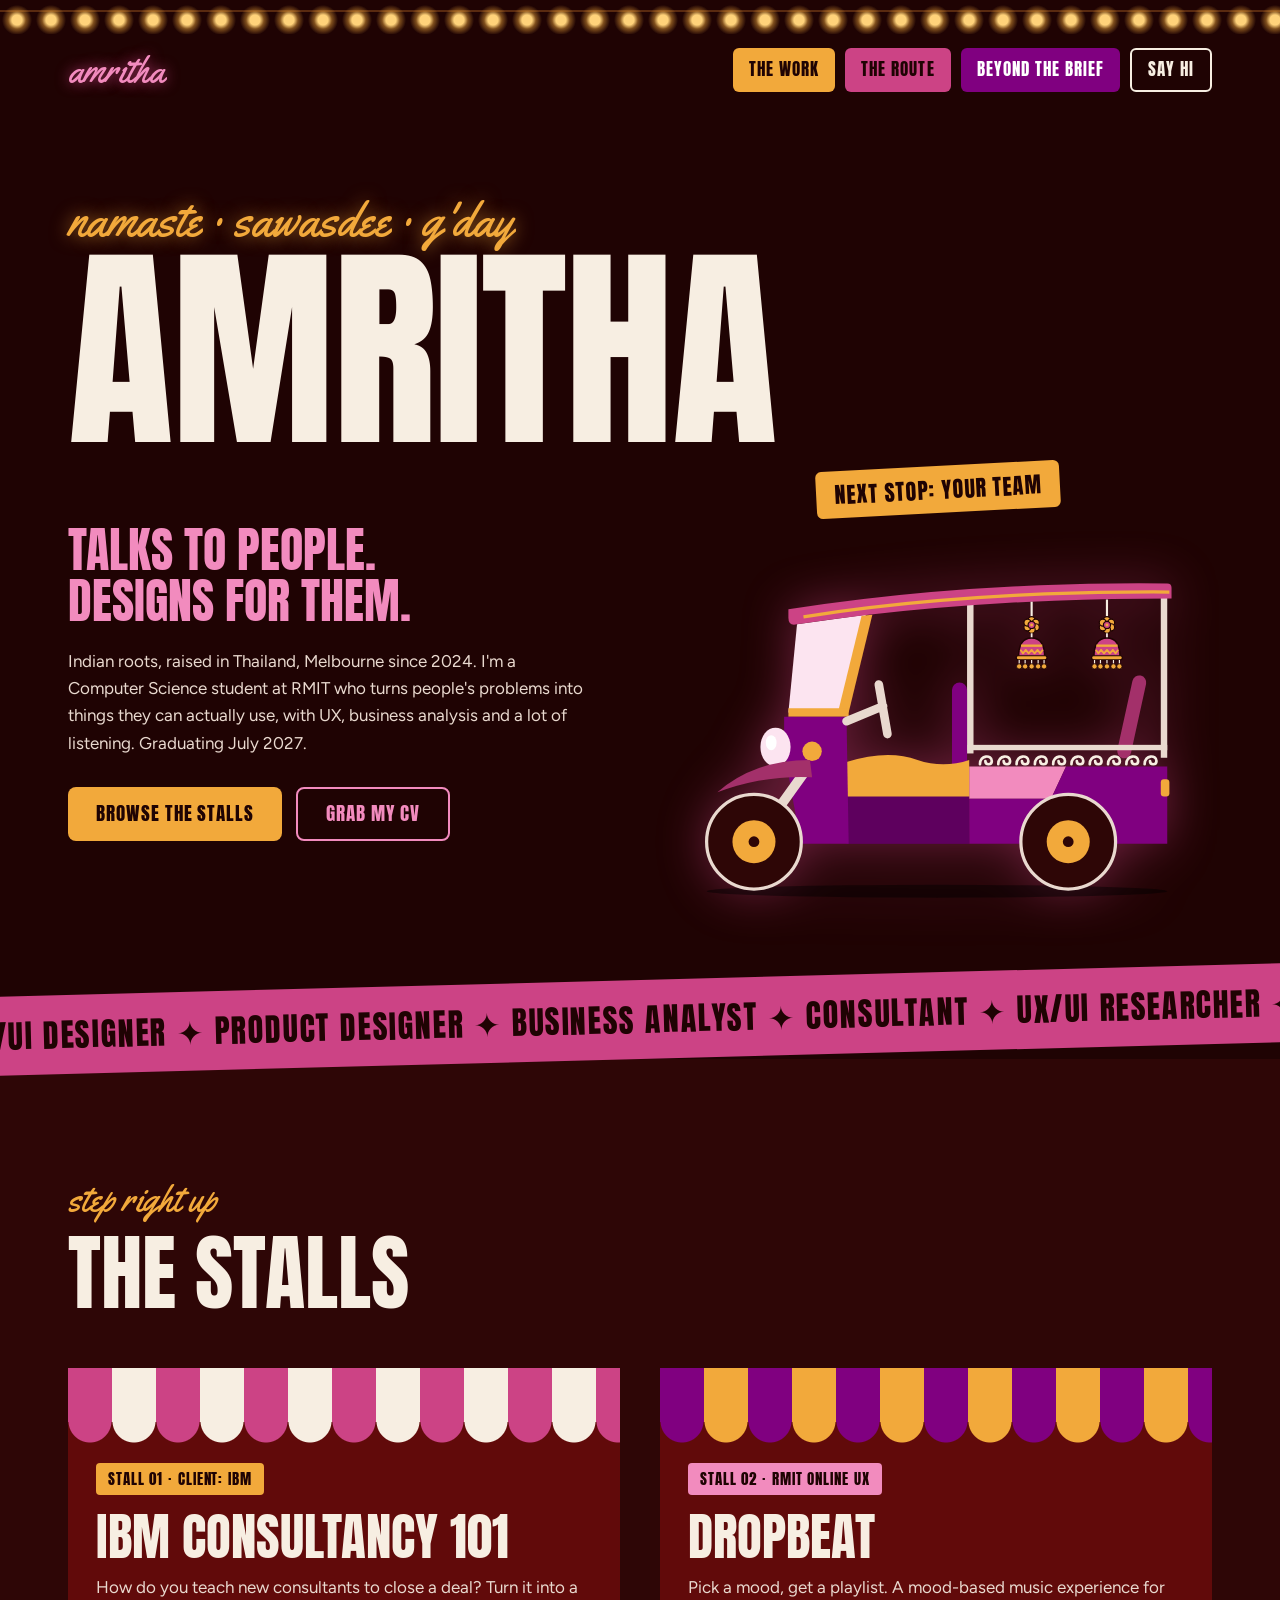
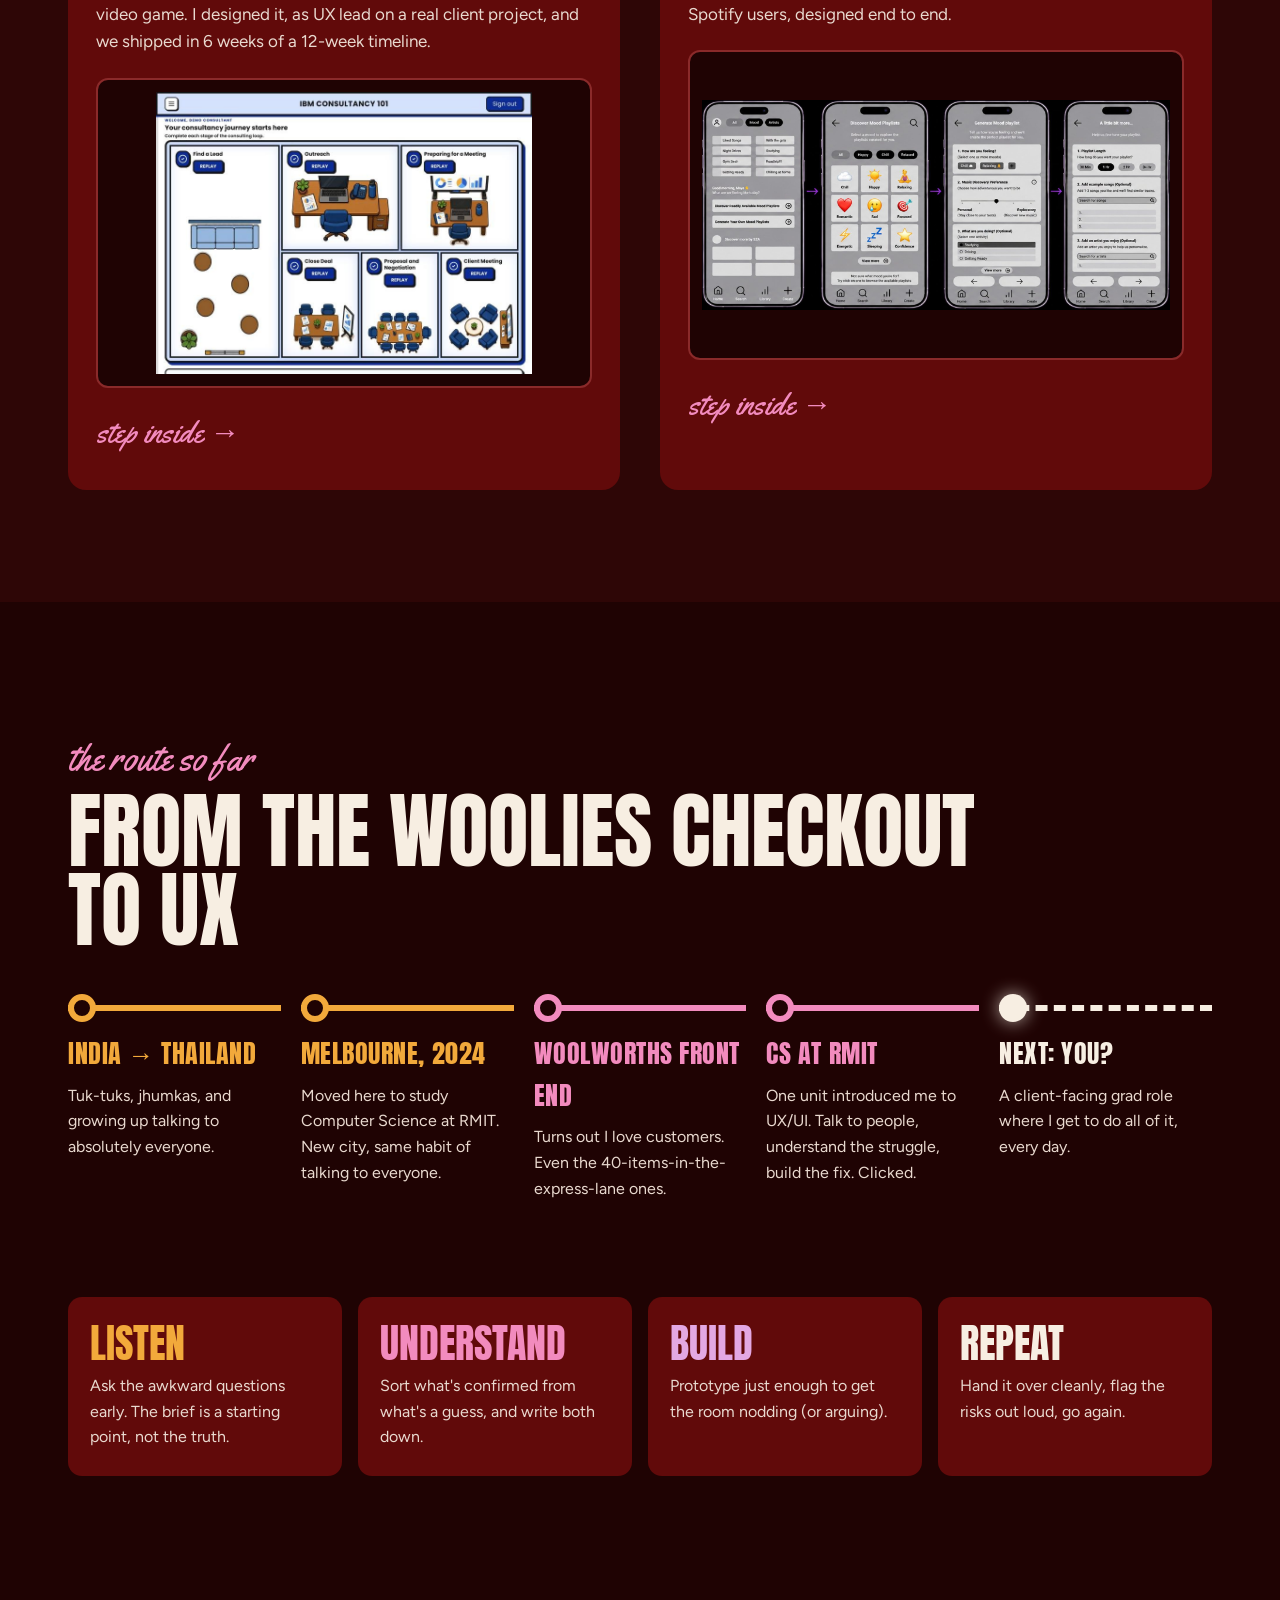
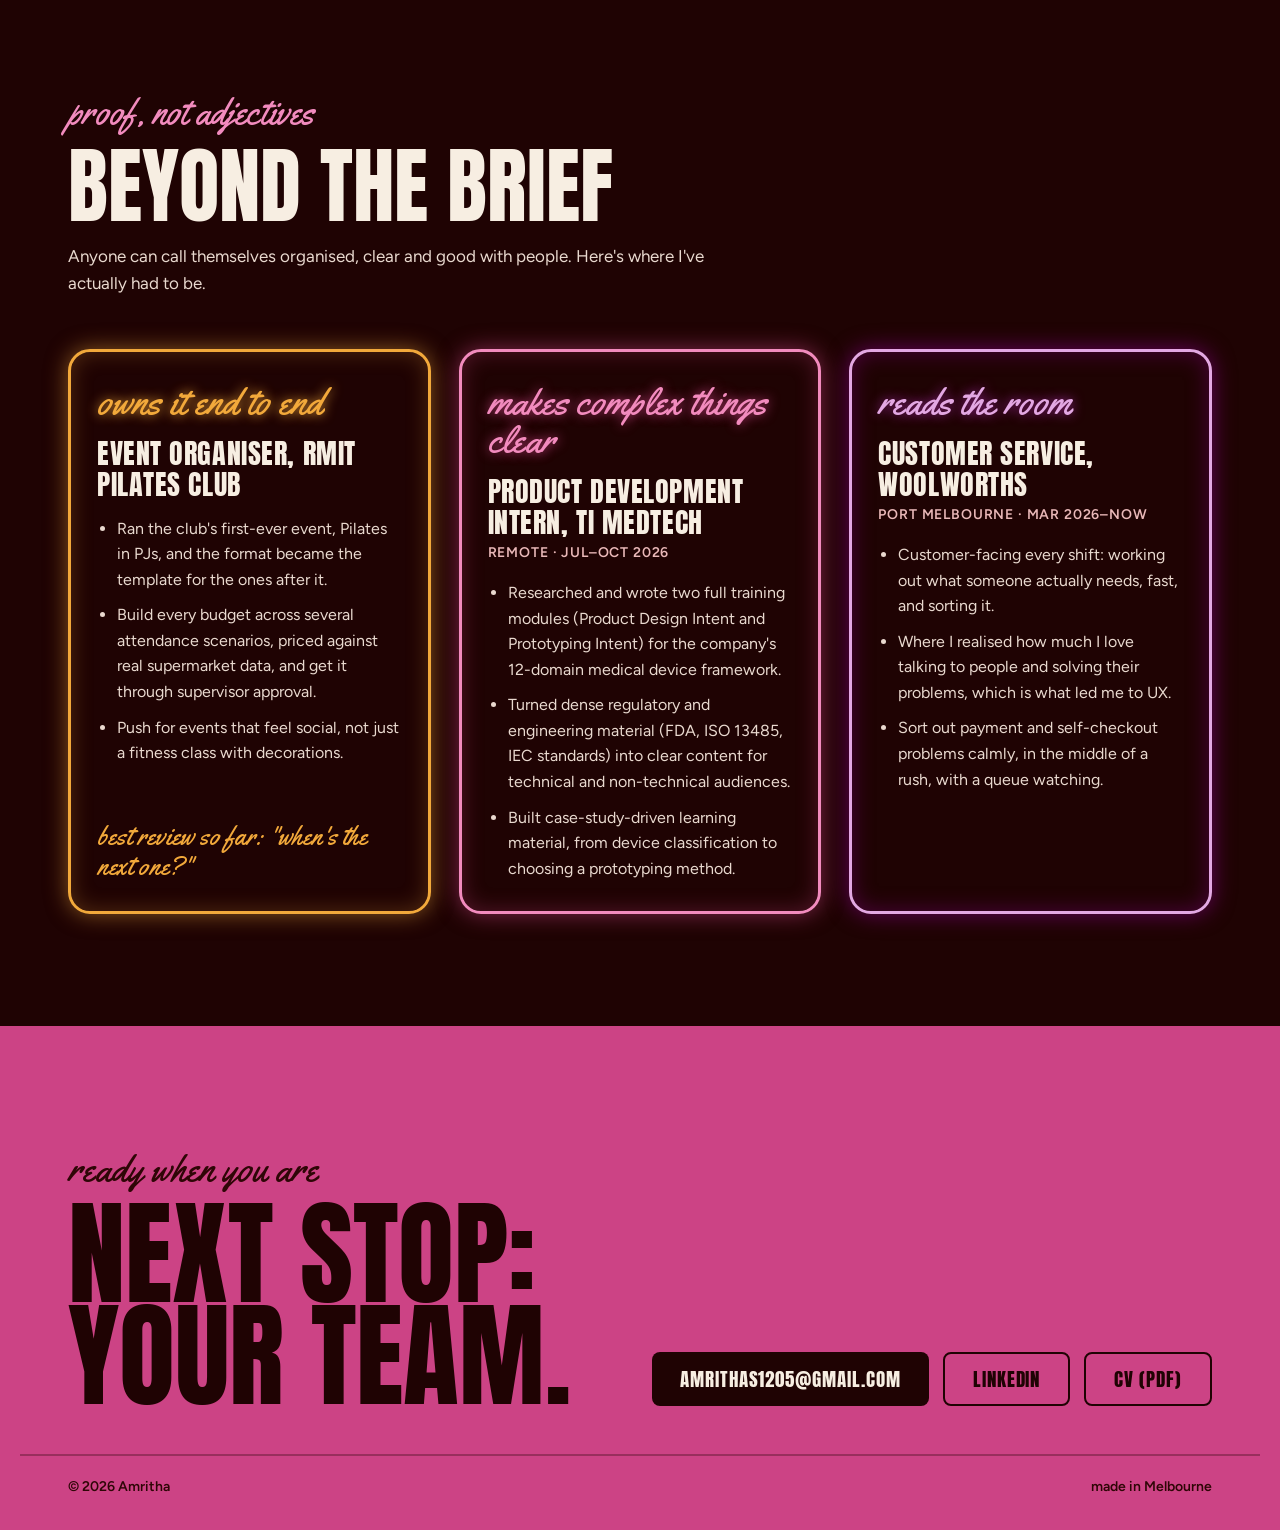
<file: index.html>
<!doctype html>
<html lang="en">
<head>
<meta charset="utf-8">
<meta name="viewport" content="width=device-width, initial-scale=1">
<title>Amritha Selvaganapathi | UX, Product & Business Analysis</title>
<meta name="description" content="UX/UI designer and business analyst. Computer Science at RMIT, graduating July 2027. Case studies: IBM Consultancy 101 and DropBeat.">
<meta property="og:type" content="website">
<meta property="og:site_name" content="Amritha Selvaganapathi">
<meta property="og:title" content="Amritha Selvaganapathi | UX, Product & Business Analysis">
<meta property="og:description" content="UX/UI designer and business analyst. Computer Science at RMIT, graduating July 2027. Case studies: IBM Consultancy 101 and DropBeat.">
<meta property="og:url" content="https://amritha-portfolio-two.vercel.app/">
<meta property="og:image" content="https://amritha-portfolio-two.vercel.app/images/og-preview.jpg">
<meta property="og:image:width" content="1200">
<meta property="og:image:height" content="627">
<meta name="twitter:card" content="summary_large_image">
<link rel="canonical" href="https://amritha-portfolio-two.vercel.app/">
<meta name="theme-color" content="#1F0303">
<link rel="icon" href="data:image/svg+xml,%3Csvg xmlns='http://www.w3.org/2000/svg' viewBox='0 0 100 100'%3E%3Crect width='100' height='100' rx='22' fill='%231F0303'/%3E%3Ctext x='50' y='72' font-size='64' text-anchor='middle' fill='%23F28BBE' font-family='Georgia,serif' font-style='italic'%3Ea%3C/text%3E%3C/svg%3E">
<link rel="preload" href="fonts/anton-latin-400-normal.woff2" as="font" type="font/woff2" crossorigin>
<link rel="stylesheet" href="fonts/fonts.css">
<style>
body{margin:0;background:#1F0303}
@keyframes nmMarquee{from{transform:translateX(0)}to{transform:translateX(-50%)}}
.nm-marquee{animation:nmMarquee 32s linear infinite}
@media (prefers-reduced-motion: reduce){.nm-marquee{animation:none}}
a{color:#F7EEE2}a:hover{color:#F28BBE}
</style>
<style>html{scroll-behavior:smooth}*{box-sizing:border-box}img{max-width:100%}</style>
</head>
<body>
<div style="min-height: 100vh; overflow-x: hidden; background: #1F0303; color: #F7EEE2; font-family: 'Figtree', sans-serif; font-size: 17px; line-height: 1.6">

<div aria-hidden="true" style="height: 34px; background: radial-gradient(circle at 17px 20px, #FFD27A 5px, rgba(242, 169, 59, 0.45) 9px, transparent 15px) 0 0 / 34px 34px repeat-x, linear-gradient(#5A2A10, #5A2A10) 0 10px / 100% 2px no-repeat"></div>

<header>
<nav aria-label="Main" style="max-width: 1240px; margin: 0 auto; padding: 14px clamp(16px, 4vw, 48px); display: flex; flex-wrap: wrap; align-items: center; justify-content: space-between; gap: 16px">
<a href="#top" style="font-family: 'Yellowtail', cursive; font-size: 36px; line-height: 1; text-decoration: none; color: #F28BBE; text-shadow: 0 0 14px rgba(204, 67, 133, 0.8)">amritha</a>
<div style="display: flex; flex-wrap: wrap; gap: 10px">
<a href="#stalls" style="font-family: 'Anton', sans-serif; font-size: 17px; letter-spacing: 0.06em; text-decoration: none; padding: 0 16px; min-height: 44px; display: inline-flex; align-items: center; background: #F2A93B; color: #1F0303; border-radius: 6px">THE WORK</a>
<a href="#route" style="font-family: 'Anton', sans-serif; font-size: 17px; letter-spacing: 0.06em; text-decoration: none; padding: 0 16px; min-height: 44px; display: inline-flex; align-items: center; background: #CC4385; color: #1F0303; border-radius: 6px">THE ROUTE</a>
<a href="#proof" style="font-family: 'Anton', sans-serif; font-size: 17px; letter-spacing: 0.06em; text-decoration: none; padding: 0 16px; min-height: 44px; display: inline-flex; align-items: center; background: #800080; color: #FFFFFF; border-radius: 6px">BEYOND THE BRIEF</a>
<a href="#talk" style="font-family: 'Anton', sans-serif; font-size: 17px; letter-spacing: 0.06em; text-decoration: none; padding: 0 16px; min-height: 44px; display: inline-flex; align-items: center; border: 2px solid #F7EEE2; color: #F7EEE2; border-radius: 6px; box-sizing: border-box">SAY HI</a>
</div>
</nav>
</header>

<section id="top" style="max-width: 1240px; margin: 0 auto; padding: clamp(40px, 7vw, 88px) clamp(16px, 4vw, 48px) clamp(48px, 7vw, 80px)">
<p style="margin: 0; font-family: 'Yellowtail', cursive; font-size: clamp(30px, 4vw, 48px); line-height: 1.1; color: #F2A93B; text-shadow: 0 0 18px rgba(242, 169, 59, 0.6)">namaste · sawasdee · g'day</p>
<h1 style="margin: 10px 0 0; font-family: 'Anton', sans-serif; font-weight: 400; font-size: clamp(88px, 17vw, 236px); line-height: 0.86; letter-spacing: -0.01em; color: #F7EEE2">AMRITHA</h1>
<div style="margin-top: 22px; display: grid; grid-template-columns: repeat(auto-fit, minmax(min(100%, 300px), 1fr)); gap: clamp(24px, 4vw, 48px); align-items: center">
<div>
<p style="margin: 0; font-family: 'Anton', sans-serif; font-size: clamp(30px, 3.8vw, 48px); line-height: 1.05; color: #F28BBE">TALKS TO PEOPLE.<br>DESIGNS FOR THEM.</p>
<p style="margin: 22px 0 0; max-width: 520px; color: #E9D9CF">Indian roots, raised in Thailand, Melbourne since 2024. I'm a Computer Science student at RMIT who turns people's problems into things they can actually use, with UX, business analysis and a lot of listening. Graduating July 2027.</p>
<div style="margin-top: 30px; display: flex; flex-wrap: wrap; gap: 14px">
<a href="#stalls" style="display: inline-flex; align-items: center; min-height: 54px; padding: 0 28px; background: #F2A93B; color: #1F0303; text-decoration: none; font-family: 'Anton', sans-serif; font-size: 19px; letter-spacing: 0.05em; border-radius: 8px">BROWSE THE STALLS</a>
<a href="Amritha_Selvaganapathi_CV.pdf" download="Amritha_Selvaganapathi_CV.pdf" style="display: inline-flex; align-items: center; min-height: 54px; padding: 0 28px; border: 2px solid #F28BBE; color: #F28BBE; text-decoration: none; font-family: 'Anton', sans-serif; font-size: 19px; letter-spacing: 0.05em; border-radius: 8px; box-sizing: border-box">GRAB MY CV</a>
</div>
</div>
<div style="position: relative; display: flex; flex-direction: column; align-items: center; gap: 8px">
<div style="background: #F2A93B; color: #1F0303; font-family: 'Anton', sans-serif; font-size: 22px; letter-spacing: 0.05em; padding: 6px 18px; border-radius: 6px; transform: rotate(-3deg)">NEXT STOP: YOUR TEAM</div>
<svg width="100%" viewBox="0 0 446 352" style="max-width: 480px; filter: drop-shadow(0 0 24px rgba(204, 67, 133, 0.45))" role="img" aria-label="Illustration of a Thai tuk-tuk with jhumka earrings hanging over the back seat">
<ellipse cx="222" cy="344" rx="214" ry="6" fill="#000000" opacity="0.45"></ellipse>
<rect x="250" y="76" width="6" height="140" fill="#E9D9CF"></rect>
<rect x="430" y="70" width="6" height="150" fill="#E9D9CF"></rect>
<path d="M410 150 L396 214" stroke="#A3306A" stroke-width="13" stroke-linecap="round"></path>
<rect x="250" y="208" width="186" height="5" fill="#E9D9CF"></rect>
<path d="M262 226 c0 -9 11 -9 11 -3 c0 4 -6 4 -6 0 M279 226 c0 -9 11 -9 11 -3 c0 4 -6 4 -6 0 M296 226 c0 -9 11 -9 11 -3 c0 4 -6 4 -6 0 M313 226 c0 -9 11 -9 11 -3 c0 4 -6 4 -6 0 M330 226 c0 -9 11 -9 11 -3 c0 4 -6 4 -6 0 M347 226 c0 -9 11 -9 11 -3 c0 4 -6 4 -6 0 M364 226 c0 -9 11 -9 11 -3 c0 4 -6 4 -6 0 M381 226 c0 -9 11 -9 11 -3 c0 4 -6 4 -6 0 M398 226 c0 -9 11 -9 11 -3 c0 4 -6 4 -6 0 M415 226 c0 -9 11 -9 11 -3 c0 4 -6 4 -6 0" stroke="#F7EEE2" stroke-width="2.5" fill="none" stroke-linecap="round"></path>
<path d="M252 228 H342 L328 258 H252 Z" fill="#F28BBE"></path>
<path d="M252 258 H328 L342 228 H436 V300 H252 Z" fill="#800080"></path>
<rect x="430" y="240" width="8" height="16" rx="3" fill="#F2A93B"></rect>
<rect x="236" y="150" width="14" height="100" rx="7" fill="#800080"></rect>
<path d="M138 224 Q176 212 204 222 Q228 230 252 222 L252 258 L138 258 Z" fill="#F2A93B"></path>
<rect x="138" y="256" width="114" height="44" fill="#5E005E"></rect>
<path d="M92 96 L156 87 L134 176 L84 178 Z" fill="#FCE4F0"></path>
<path d="M152 88 L162 87 L140 178 L130 178 Z" fill="#F2A93B"></path>
<path d="M84 174 H140 V182 H84 Z" fill="#F2A93B"></path>
<path d="M80 182 H138 L140 300 H96 Q86 250 80 210 Z" fill="#800080"></path>
<path d="M138 186 L172 172 M168 152 L176 198" stroke="#E9D9CF" stroke-width="8" stroke-linecap="round"></path>
<ellipse cx="72" cy="210" rx="14" ry="18" fill="#FCE4F0"></ellipse>
<ellipse cx="68" cy="206" rx="5" ry="7" fill="#FFFFFF"></ellipse>
<circle cx="106" cy="214" r="9" fill="#F2A93B"></circle>
<path d="M84 82 Q250 56 436 58 Q440 58 440 62 L440 72 Q250 72 92 96 Q84 98 84 90 Z" fill="#CC4385"></path>
<path d="M98 89 Q250 65 438 66" stroke="#F2A93B" stroke-width="3" fill="none"></path>
<path d="M100 232 L54 296" stroke="#E9D9CF" stroke-width="9" stroke-linecap="round"></path>
<path d="M18 252 Q52 222 104 222 L106 238 Q60 236 18 252 Z" fill="#A3306A"></path>
<circle cx="52" cy="298" r="44" fill="#2E0606" stroke="#E9D9CF" stroke-width="3"></circle>
<circle cx="52" cy="298" r="20" fill="#F2A93B"></circle>
<circle cx="52" cy="298" r="5" fill="#2E0606"></circle>
<circle cx="344" cy="298" r="44" fill="#2E0606" stroke="#E9D9CF" stroke-width="3"></circle>
<circle cx="344" cy="298" r="20" fill="#F2A93B"></circle>
<circle cx="344" cy="298" r="5" fill="#2E0606"></circle>
<path d="M310 75 V90 M380 73 V90" stroke="#F7EEE2" stroke-width="2"></path>
<g transform="translate(293.5,90) scale(0.55)">
<circle cx="30" cy="4" r="6" fill="#F2A93B" stroke="#1F0303" stroke-width="2"></circle><circle cx="37" cy="8" r="6" fill="#F2A93B" stroke="#1F0303" stroke-width="2"></circle><circle cx="37" cy="16" r="6" fill="#F2A93B" stroke="#1F0303" stroke-width="2"></circle><circle cx="30" cy="20" r="6" fill="#F2A93B" stroke="#1F0303" stroke-width="2"></circle><circle cx="23" cy="16" r="6" fill="#F2A93B" stroke="#1F0303" stroke-width="2"></circle><circle cx="23" cy="8" r="6" fill="#F2A93B" stroke="#1F0303" stroke-width="2"></circle>
<circle cx="30" cy="12" r="6" fill="#CC4385" stroke="#1F0303" stroke-width="2"></circle><circle cx="30" cy="12" r="2.5" fill="#F2A93B"></circle>
<path d="M30 26 V35" stroke="#F7EEE2" stroke-width="3"></path>
<path d="M8 66 Q8 34 30 34 Q52 34 52 66 Z" fill="#CC4385" stroke="#1F0303" stroke-width="2.5"></path>
<rect x="12" y="45" width="36" height="4" fill="#F2A93B"></rect>
<path d="M11 54 L15.5 60 L20 54 L25 60 L30 54 L35 60 L40 54 L44.5 60 L49 54" stroke="#F2A93B" stroke-width="3" fill="none" stroke-linejoin="round"></path>
<rect x="4" y="64" width="52" height="7" rx="3.5" fill="#F2A93B" stroke="#1F0303" stroke-width="2"></rect>
<path d="M9 71 V78 M19 71 V78 M30 71 V78 M41 71 V78 M51 71 V78" stroke="#F7EEE2" stroke-width="2"></path>
<circle cx="9" cy="82" r="4.5" fill="#F2A93B" stroke="#1F0303" stroke-width="1.5"></circle><circle cx="19" cy="82" r="4.5" fill="#F2A93B" stroke="#1F0303" stroke-width="1.5"></circle><circle cx="30" cy="82" r="4.5" fill="#F2A93B" stroke="#1F0303" stroke-width="1.5"></circle><circle cx="41" cy="82" r="4.5" fill="#F2A93B" stroke="#1F0303" stroke-width="1.5"></circle><circle cx="51" cy="82" r="4.5" fill="#F2A93B" stroke="#1F0303" stroke-width="1.5"></circle>
</g>
<g transform="translate(363.5,90) scale(0.55)">
<circle cx="30" cy="4" r="6" fill="#F2A93B" stroke="#1F0303" stroke-width="2"></circle><circle cx="37" cy="8" r="6" fill="#F2A93B" stroke="#1F0303" stroke-width="2"></circle><circle cx="37" cy="16" r="6" fill="#F2A93B" stroke="#1F0303" stroke-width="2"></circle><circle cx="30" cy="20" r="6" fill="#F2A93B" stroke="#1F0303" stroke-width="2"></circle><circle cx="23" cy="16" r="6" fill="#F2A93B" stroke="#1F0303" stroke-width="2"></circle><circle cx="23" cy="8" r="6" fill="#F2A93B" stroke="#1F0303" stroke-width="2"></circle>
<circle cx="30" cy="12" r="6" fill="#CC4385" stroke="#1F0303" stroke-width="2"></circle><circle cx="30" cy="12" r="2.5" fill="#F2A93B"></circle>
<path d="M30 26 V35" stroke="#F7EEE2" stroke-width="3"></path>
<path d="M8 66 Q8 34 30 34 Q52 34 52 66 Z" fill="#CC4385" stroke="#1F0303" stroke-width="2.5"></path>
<rect x="12" y="45" width="36" height="4" fill="#F2A93B"></rect>
<path d="M11 54 L15.5 60 L20 54 L25 60 L30 54 L35 60 L40 54 L44.5 60 L49 54" stroke="#F2A93B" stroke-width="3" fill="none" stroke-linejoin="round"></path>
<rect x="4" y="64" width="52" height="7" rx="3.5" fill="#F2A93B" stroke="#1F0303" stroke-width="2"></rect>
<path d="M9 71 V78 M19 71 V78 M30 71 V78 M41 71 V78 M51 71 V78" stroke="#F7EEE2" stroke-width="2"></path>
<circle cx="9" cy="82" r="4.5" fill="#F2A93B" stroke="#1F0303" stroke-width="1.5"></circle><circle cx="19" cy="82" r="4.5" fill="#F2A93B" stroke="#1F0303" stroke-width="1.5"></circle><circle cx="30" cy="82" r="4.5" fill="#F2A93B" stroke="#1F0303" stroke-width="1.5"></circle><circle cx="41" cy="82" r="4.5" fill="#F2A93B" stroke="#1F0303" stroke-width="1.5"></circle><circle cx="51" cy="82" r="4.5" fill="#F2A93B" stroke="#1F0303" stroke-width="1.5"></circle>
</g>
</svg>
</div>
</div>
</section>

<div aria-hidden="true" style="background: #CC4385; color: #1F0303; transform: rotate(-1.5deg); margin: 0 -40px; padding: 14px 0; white-space: nowrap; overflow: hidden; font-family: 'Anton', sans-serif; font-size: clamp(22px, 2.6vw, 32px); letter-spacing: 0.05em"><div class="nm-marquee" style="display: inline-flex; width: max-content">
<span style="padding-right: 0.5em">UX/UI DESIGNER ✦ PRODUCT DESIGNER ✦ BUSINESS ANALYST ✦ CONSULTANT ✦ UX/UI RESEARCHER ✦ UX/UI DESIGNER ✦ PRODUCT DESIGNER ✦ BUSINESS ANALYST ✦ CONSULTANT ✦ UX/UI RESEARCHER ✦</span>
<span style="padding-right: 0.5em">UX/UI DESIGNER ✦ PRODUCT DESIGNER ✦ BUSINESS ANALYST ✦ CONSULTANT ✦ UX/UI RESEARCHER ✦ UX/UI DESIGNER ✦ PRODUCT DESIGNER ✦ BUSINESS ANALYST ✦ CONSULTANT ✦ UX/UI RESEARCHER ✦</span>
</div>
</div>

<section id="stalls" style="background: #2E0606">
<div style="max-width: 1240px; margin: 0 auto; padding: clamp(72px, 9vw, 112px) clamp(16px, 4vw, 48px)">
<p style="margin: 0; font-family: 'Yellowtail', cursive; font-size: 36px; color: #F2A93B">step right up</p>
<h2 style="margin: 4px 0 0; font-family: 'Anton', sans-serif; font-weight: 400; font-size: clamp(44px, 6.5vw, 88px); line-height: 0.95">THE STALLS</h2>

<div style="margin-top: 56px; display: grid; grid-template-columns: repeat(auto-fit, minmax(min(100%, 500px), 1fr)); gap: 40px">

<a href="ibm.html" style="display: block; text-decoration: none; color: #F7EEE2; background: #610A0A; border-radius: 0 0 18px 18px; overflow: hidden">
<div aria-hidden="true" style="height: 54px; background: repeating-linear-gradient(90deg, #CC4385 0 44px, #F7EEE2 44px 88px)"></div>
<div aria-hidden="true" style="height: 22px; margin-top: -1px; background: radial-gradient(circle at 22px 0, #CC4385 21px, transparent 22px) 0 0 / 88px 22px repeat-x, radial-gradient(circle at 22px 0, #F7EEE2 21px, transparent 22px) 44px 0 / 88px 22px repeat-x"></div>
<div style="padding: 20px 28px 34px">
<div style="display: inline-block; background: #F2A93B; color: #1F0303; font-family: 'Anton', sans-serif; letter-spacing: 0.06em; font-size: 15px; padding: 4px 12px; border-radius: 4px">STALL 01 · CLIENT: IBM</div>
<h3 style="margin: 16px 0 0; font-family: 'Anton', sans-serif; font-weight: 400; font-size: clamp(36px, 4vw, 52px); line-height: 1">IBM CONSULTANCY 101</h3>
<p style="margin: 12px 0 0; color: #E9D9CF">How do you teach new consultants to close a deal? Turn it into a video game. I designed it, as UX lead on a real client project, and we shipped in 6 weeks of a 12-week timeline.</p>
<img src="images/ibm-live-lobby.jpg" alt="IBM Consultancy 101 lobby: six level rooms on one office floor" style="margin-top: 22px; width: 100%; aspect-ratio: 16 / 10; object-fit: contain; display: block; box-sizing: border-box; padding: 12px; border-radius: 12px; border: 2px solid #8A2A2A; background: #1F0303">
<p style="margin: 20px 0 0; font-family: 'Yellowtail', cursive; font-size: 30px; color: #F28BBE">step inside →</p>
</div>
</a>

<a href="dropbeat.html" style="display: block; text-decoration: none; color: #F7EEE2; background: #610A0A; border-radius: 0 0 18px 18px; overflow: hidden">
<div aria-hidden="true" style="height: 54px; background: repeating-linear-gradient(90deg, #800080 0 44px, #F2A93B 44px 88px)"></div>
<div aria-hidden="true" style="height: 22px; margin-top: -1px; background: radial-gradient(circle at 22px 0, #800080 21px, transparent 22px) 0 0 / 88px 22px repeat-x, radial-gradient(circle at 22px 0, #F2A93B 21px, transparent 22px) 44px 0 / 88px 22px repeat-x"></div>
<div style="padding: 20px 28px 34px">
<div style="display: inline-block; background: #F28BBE; color: #1F0303; font-family: 'Anton', sans-serif; letter-spacing: 0.06em; font-size: 15px; padding: 4px 12px; border-radius: 4px">STALL 02 · RMIT ONLINE UX</div>
<h3 style="margin: 16px 0 0; font-family: 'Anton', sans-serif; font-weight: 400; font-size: clamp(36px, 4vw, 52px); line-height: 1">DROPBEAT</h3>
<p style="margin: 12px 0 0; color: #E9D9CF">Pick a mood, get a playlist. A mood-based music experience for Spotify users, designed end to end.</p>
<img src="images/dropbeat-final-1.jpg" alt="DropBeat screens: mood-first home, mood playlists, generate a playlist, and preferences" style="margin-top: 22px; width: 100%; aspect-ratio: 16 / 10; object-fit: contain; display: block; box-sizing: border-box; padding: 12px; border-radius: 12px; border: 2px solid #8A2A2A; background: #1F0303">
<p style="margin: 20px 0 0; font-family: 'Yellowtail', cursive; font-size: 30px; color: #F28BBE">step inside →</p>
</div>
</a>

</div>
</div>
</section>

<section id="route" style="max-width: 1240px; margin: 0 auto; padding: clamp(80px, 10vw, 128px) clamp(16px, 4vw, 48px) clamp(64px, 8vw, 96px)">
<p style="margin: 0; font-family: 'Yellowtail', cursive; font-size: 36px; color: #F28BBE">the route so far</p>
<h2 style="margin: 4px 0 0; font-family: 'Anton', sans-serif; font-weight: 400; font-size: clamp(44px, 6.5vw, 88px); line-height: 0.95; max-width: 960px">FROM THE WOOLIES CHECKOUT TO UX</h2>

<ol style="list-style: none; margin: 56px 0 0; padding: 0; display: grid; grid-template-columns: repeat(auto-fit, minmax(min(100%, 210px), 1fr)); gap: 32px 20px; position: relative">
<li style="border-top: 6px solid #F2A93B; padding-top: 22px; position: relative">
<span aria-hidden="true" style="position: absolute; top: -17px; left: 0; width: 28px; height: 28px; border-radius: 999px; background: #1F0303; border: 6px solid #F2A93B; box-sizing: border-box"></span>
<div style="font-family: 'Anton', sans-serif; font-size: 26px; letter-spacing: 0.02em; color: #F2A93B">INDIA → THAILAND</div>
<p style="margin: 8px 0 0; color: #E9D9CF; font-size: 16px">Tuk-tuks, jhumkas, and growing up talking to absolutely everyone.</p>
</li>
<li style="border-top: 6px solid #F2A93B; padding-top: 22px; position: relative">
<span aria-hidden="true" style="position: absolute; top: -17px; left: 0; width: 28px; height: 28px; border-radius: 999px; background: #1F0303; border: 6px solid #F2A93B; box-sizing: border-box"></span>
<div style="font-family: 'Anton', sans-serif; font-size: 26px; letter-spacing: 0.02em; color: #F2A93B">MELBOURNE, 2024</div>
<p style="margin: 8px 0 0; color: #E9D9CF; font-size: 16px">Moved here to study Computer Science at RMIT. New city, same habit of talking to everyone.</p>
</li>
<li style="border-top: 6px solid #F28BBE; padding-top: 22px; position: relative">
<span aria-hidden="true" style="position: absolute; top: -17px; left: 0; width: 28px; height: 28px; border-radius: 999px; background: #1F0303; border: 6px solid #F28BBE; box-sizing: border-box"></span>
<div style="font-family: 'Anton', sans-serif; font-size: 26px; letter-spacing: 0.02em; color: #F28BBE">WOOLWORTHS FRONT END</div>
<p style="margin: 8px 0 0; color: #E9D9CF; font-size: 16px">Turns out I love customers. Even the 40-items-in-the-express-lane ones.</p>
</li>
<li style="border-top: 6px solid #F28BBE; padding-top: 22px; position: relative">
<span aria-hidden="true" style="position: absolute; top: -17px; left: 0; width: 28px; height: 28px; border-radius: 999px; background: #1F0303; border: 6px solid #F28BBE; box-sizing: border-box"></span>
<div style="font-family: 'Anton', sans-serif; font-size: 26px; letter-spacing: 0.02em; color: #F28BBE">CS AT RMIT</div>
<p style="margin: 8px 0 0; color: #E9D9CF; font-size: 16px">One unit introduced me to UX/UI. Talk to people, understand the struggle, build the fix. Clicked.</p>
</li>
<li style="border-top: 6px dashed #F7EEE2; padding-top: 22px; position: relative">
<span aria-hidden="true" style="position: absolute; top: -17px; left: 0; width: 28px; height: 28px; border-radius: 999px; background: #F7EEE2; box-shadow: 0 0 18px rgba(247, 238, 226, 0.7)"></span>
<div style="font-family: 'Anton', sans-serif; font-size: 26px; letter-spacing: 0.02em; color: #F7EEE2">NEXT: YOU?</div>
<p style="margin: 8px 0 0; color: #E9D9CF; font-size: 16px">A client-facing grad role where I get to do all of it, every day.</p>
</li>
</ol>

<div style="margin-top: clamp(64px, 8vw, 96px); display: grid; grid-template-columns: repeat(auto-fit, minmax(min(100%, 240px), 1fr)); gap: 16px">
<div style="background: #610A0A; border-radius: 14px; padding: 26px 22px">
<div style="font-family: 'Anton', sans-serif; font-size: 40px; line-height: 1; color: #F2A93B">LISTEN</div>
<p style="margin: 10px 0 0; color: #E9D9CF; font-size: 16px">Ask the awkward questions early. The brief is a starting point, not the truth.</p>
</div>
<div style="background: #610A0A; border-radius: 14px; padding: 26px 22px">
<div style="font-family: 'Anton', sans-serif; font-size: 40px; line-height: 1; color: #F28BBE">UNDERSTAND</div>
<p style="margin: 10px 0 0; color: #E9D9CF; font-size: 16px">Sort what's confirmed from what's a guess, and write both down.</p>
</div>
<div style="background: #610A0A; border-radius: 14px; padding: 26px 22px">
<div style="font-family: 'Anton', sans-serif; font-size: 40px; line-height: 1; color: #E3A8E3">BUILD</div>
<p style="margin: 10px 0 0; color: #E9D9CF; font-size: 16px">Prototype just enough to get the room nodding (or arguing).</p>
</div>
<div style="background: #610A0A; border-radius: 14px; padding: 26px 22px">
<div style="font-family: 'Anton', sans-serif; font-size: 40px; line-height: 1; color: #F7EEE2">REPEAT</div>
<p style="margin: 10px 0 0; color: #E9D9CF; font-size: 16px">Hand it over cleanly, flag the risks out loud, go again.</p>
</div>
</div>
</section>

<section id="proof" style="max-width: 1240px; margin: 0 auto; padding: clamp(72px, 9vw, 112px) clamp(16px, 4vw, 48px)">
<p style="margin: 0; font-family: 'Yellowtail', cursive; font-size: 36px; color: #F28BBE">proof, not adjectives</p>
<h2 style="margin: 4px 0 0; font-family: 'Anton', sans-serif; font-weight: 400; font-size: clamp(44px, 6.5vw, 88px); line-height: 0.95">BEYOND THE BRIEF</h2>
<p style="margin: 18px 0 0; max-width: 680px; color: #E9D9CF">Anyone can call themselves organised, clear and good with people. Here's where I've actually had to be.</p>

<div style="margin-top: 52px; display: grid; grid-template-columns: repeat(auto-fit, minmax(min(100%, 340px), 1fr)); gap: 28px">

<article style="border: 3px solid #F2A93B; border-radius: 22px; padding: 30px 26px; box-shadow: 0 0 22px rgba(242, 169, 59, 0.5), inset 0 0 22px rgba(242, 169, 59, 0.25); display: flex; flex-direction: column">
<div style="font-family: 'Yellowtail', cursive; font-size: 38px; line-height: 1; color: #F2A93B; text-shadow: 0 0 12px rgba(242, 169, 59, 0.9)">owns it end to end</div>
<h3 style="margin: 18px 0 0; font-family: 'Anton', sans-serif; font-weight: 400; font-size: 28px; line-height: 1.1; letter-spacing: 0.02em">EVENT ORGANISER, RMIT PILATES CLUB</h3>
<ul style="margin: 16px 0 0; padding-left: 20px; color: #E9D9CF; font-size: 16px; display: flex; flex-direction: column; gap: 10px">
<li>Ran the club's first-ever event, Pilates in PJs, and the format became the template for the ones after it.</li>
<li>Build every budget across several attendance scenarios, priced against real supermarket data, and get it through supervisor approval.</li>
<li>Push for events that feel social, not just a fitness class with decorations.</li>
</ul>
<p style="margin: auto 0 0; padding-top: 18px; font-family: 'Yellowtail', cursive; font-size: 26px; line-height: 1.15; color: #F2A93B">best review so far: "when's the next one?"</p>
</article>

<article style="border: 3px solid #F28BBE; border-radius: 22px; padding: 30px 26px; box-shadow: 0 0 22px rgba(204, 67, 133, 0.55), inset 0 0 22px rgba(204, 67, 133, 0.3); display: flex; flex-direction: column">
<div style="font-family: 'Yellowtail', cursive; font-size: 38px; line-height: 1; color: #F28BBE; text-shadow: 0 0 12px rgba(204, 67, 133, 0.9)">makes complex things clear</div>
<h3 style="margin: 18px 0 0; font-family: 'Anton', sans-serif; font-weight: 400; font-size: 28px; line-height: 1.1; letter-spacing: 0.02em">PRODUCT DEVELOPMENT INTERN, TI MEDTECH</h3>
<div style="margin-top: 4px; font-size: 14px; font-weight: 600; letter-spacing: 0.06em; color: #E9B8B8">REMOTE · JUL–OCT 2026</div>
<ul style="margin: 16px 0 0; padding-left: 20px; color: #E9D9CF; font-size: 16px; display: flex; flex-direction: column; gap: 10px">
<li>Researched and wrote two full training modules (Product Design Intent and Prototyping Intent) for the company's 12-domain medical device framework.</li>
<li>Turned dense regulatory and engineering material (FDA, ISO 13485, IEC standards) into clear content for technical and non-technical audiences.</li>
<li>Built case-study-driven learning material, from device classification to choosing a prototyping method.</li>
</ul>
</article>

<article style="border: 3px solid #E3A8E3; border-radius: 22px; padding: 30px 26px; box-shadow: 0 0 22px rgba(128, 0, 128, 0.7), inset 0 0 22px rgba(128, 0, 128, 0.45); display: flex; flex-direction: column">
<div style="font-family: 'Yellowtail', cursive; font-size: 38px; line-height: 1; color: #E3A8E3; text-shadow: 0 0 12px rgba(160, 40, 160, 0.9)">reads the room</div>
<h3 style="margin: 18px 0 0; font-family: 'Anton', sans-serif; font-weight: 400; font-size: 28px; line-height: 1.1; letter-spacing: 0.02em">CUSTOMER SERVICE, WOOLWORTHS</h3>
<div style="margin-top: 4px; font-size: 14px; font-weight: 600; letter-spacing: 0.06em; color: #E9B8B8">PORT MELBOURNE · MAR 2026–NOW</div>
<ul style="margin: 16px 0 0; padding-left: 20px; color: #E9D9CF; font-size: 16px; display: flex; flex-direction: column; gap: 10px">
<li>Customer-facing every shift: working out what someone actually needs, fast, and sorting it.</li>
<li>Where I realised how much I love talking to people and solving their problems, which is what led me to UX.</li>
<li>Sort out payment and self-checkout problems calmly, in the middle of a rush, with a queue watching.</li>
</ul>
</article>

</div>
</section>

<section id="talk" style="background: #CC4385; color: #1F0303">
<div style="max-width: 1240px; margin: 0 auto; padding: clamp(72px, 9vw, 112px) clamp(16px, 4vw, 48px) 48px; display: flex; flex-wrap: wrap; align-items: flex-end; justify-content: space-between; gap: 40px">
<div>
<p style="margin: 0; font-family: 'Yellowtail', cursive; font-size: 38px; color: #2E0606">ready when you are</p>
<h2 style="margin: 4px 0 0; font-family: 'Anton', sans-serif; font-weight: 400; font-size: clamp(56px, 9vw, 132px); line-height: 0.88">NEXT STOP:<br>YOUR TEAM.</h2>
</div>
<div style="display: flex; flex-wrap: wrap; gap: 14px">
<a href="mailto:amrithas1205@gmail.com" style="display: inline-flex; align-items: center; min-height: 54px; padding: 0 28px; background: #1F0303; color: #F7EEE2; text-decoration: none; font-family: 'Anton', sans-serif; font-size: 19px; letter-spacing: 0.05em; border-radius: 8px">AMRITHAS1205@GMAIL.COM</a>
<a target="_blank" rel="noopener" href="https://www.linkedin.com/in/amritha-selvaganapathi-402177371/" style="display: inline-flex; align-items: center; min-height: 54px; padding: 0 28px; border: 2.5px solid #1F0303; color: #1F0303; text-decoration: none; font-family: 'Anton', sans-serif; font-size: 19px; letter-spacing: 0.05em; border-radius: 8px; box-sizing: border-box">LINKEDIN</a>
<a href="Amritha_Selvaganapathi_CV.pdf" download="Amritha_Selvaganapathi_CV.pdf" style="display: inline-flex; align-items: center; min-height: 54px; padding: 0 28px; border: 2.5px solid #1F0303; color: #1F0303; text-decoration: none; font-family: 'Anton', sans-serif; font-size: 19px; letter-spacing: 0.05em; border-radius: 8px; box-sizing: border-box">CV (PDF)</a>
</div>
</div>
<div style="max-width: 1240px; margin: 0 auto; padding: 20px clamp(16px, 4vw, 48px) 32px; border-top: 2px solid rgba(31, 3, 3, 0.3); display: flex; flex-wrap: wrap; justify-content: space-between; gap: 8px; font-size: 14px; font-weight: 600; color: #2E0606">
<span>© 2026 Amritha</span>
<span>made in Melbourne</span>
</div>
</section>

</div>
</body>
</html>
</file>
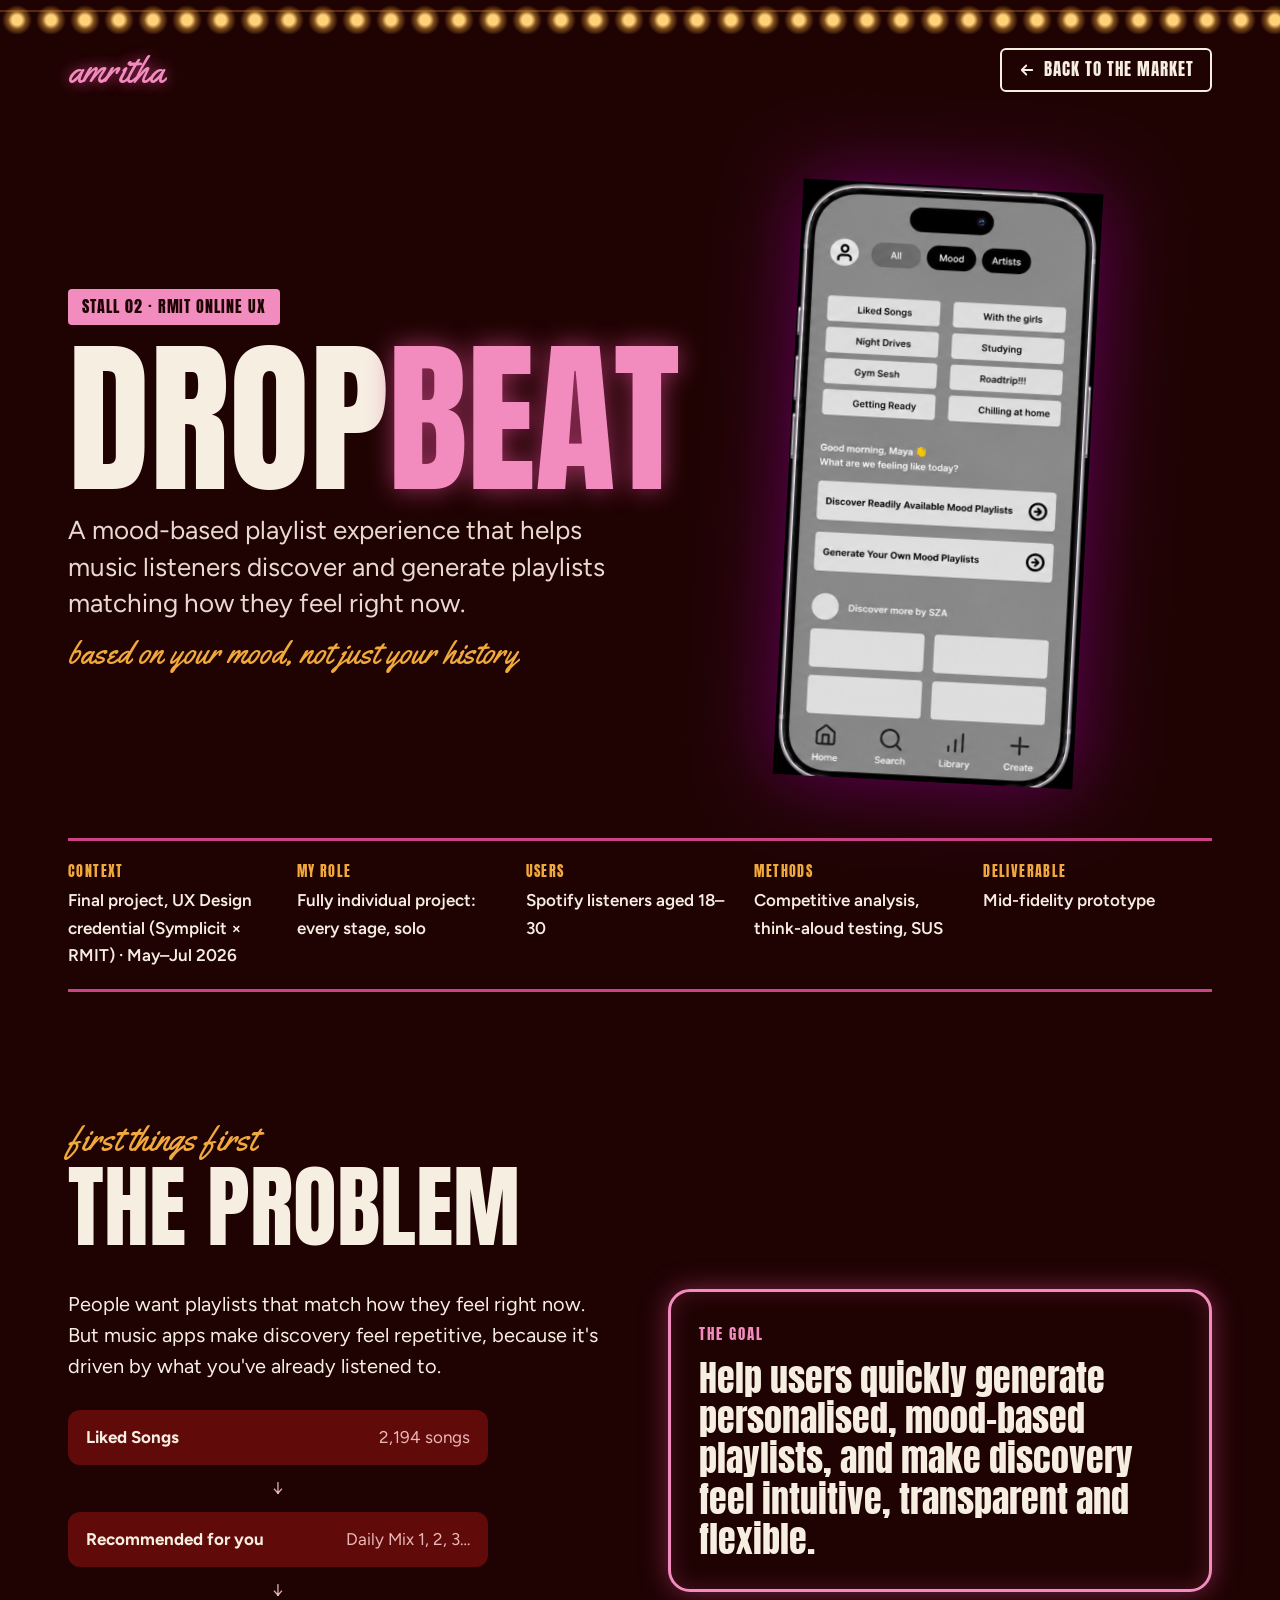
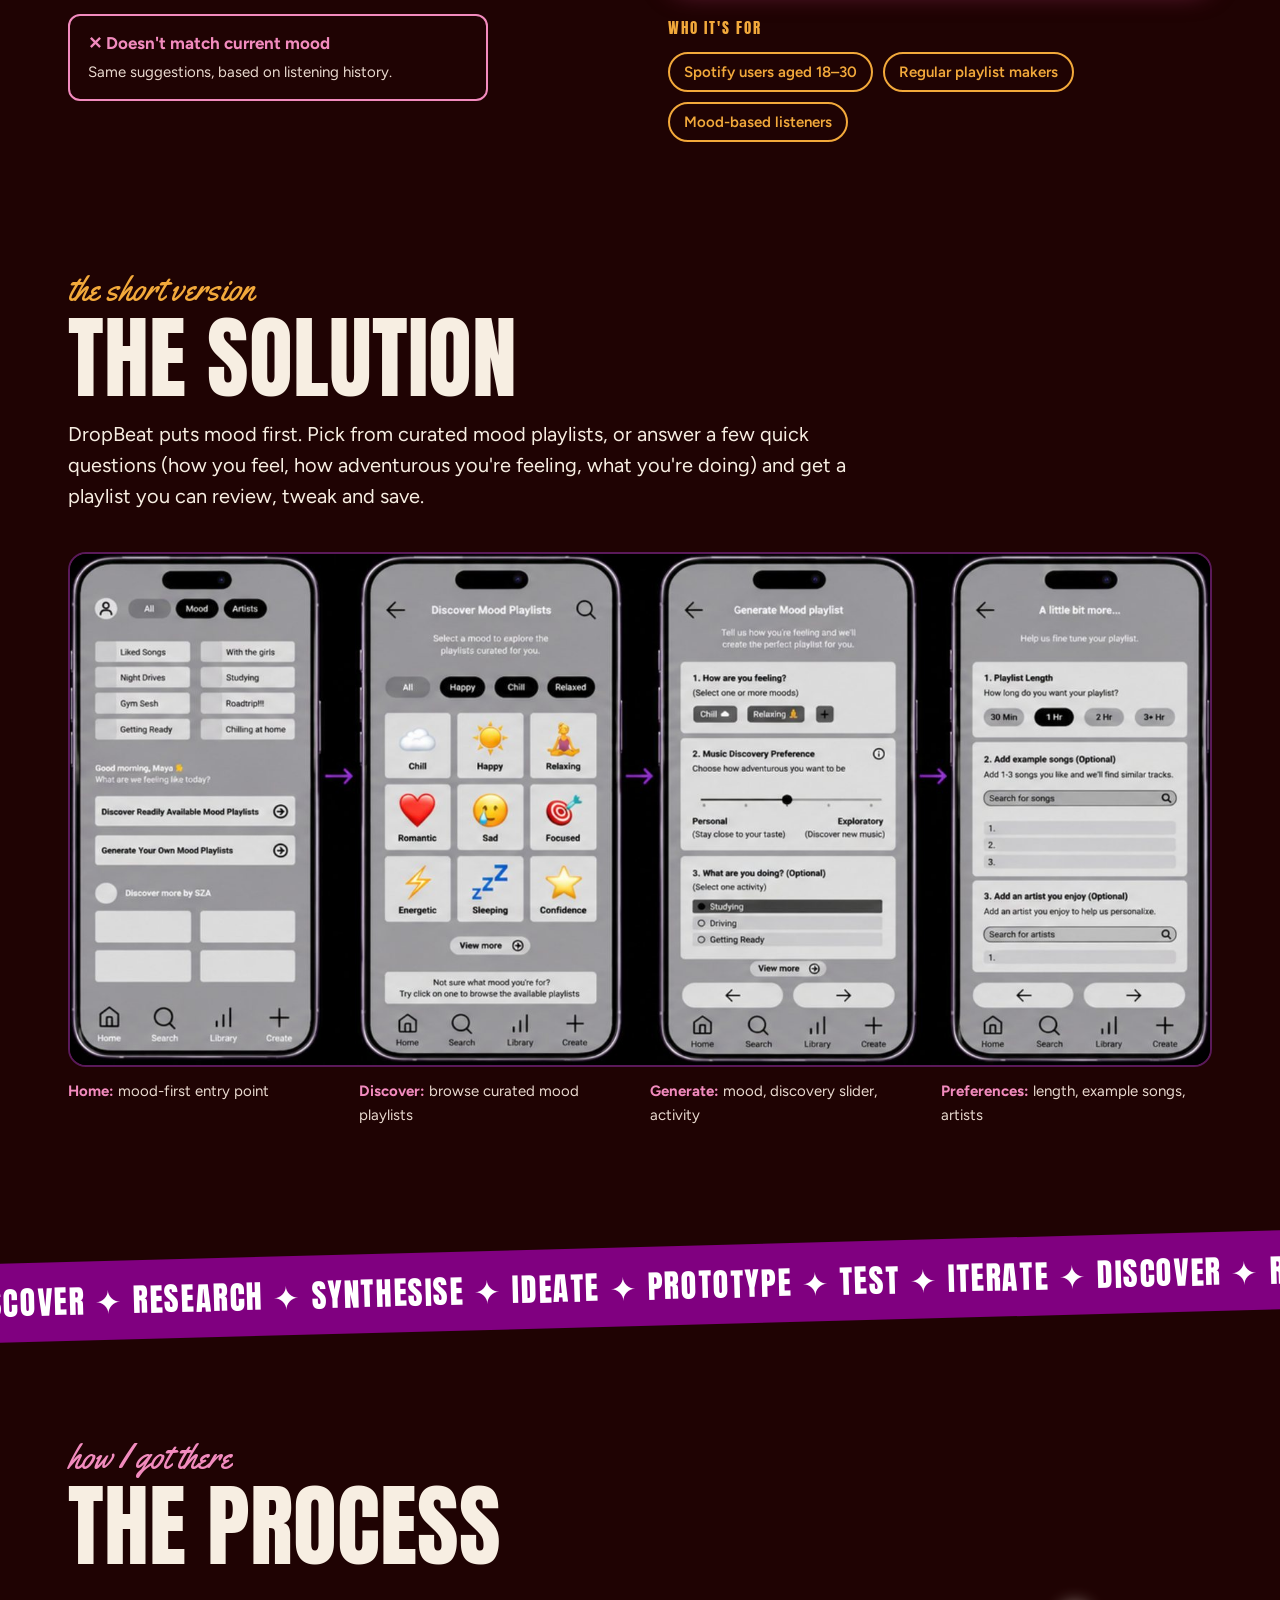
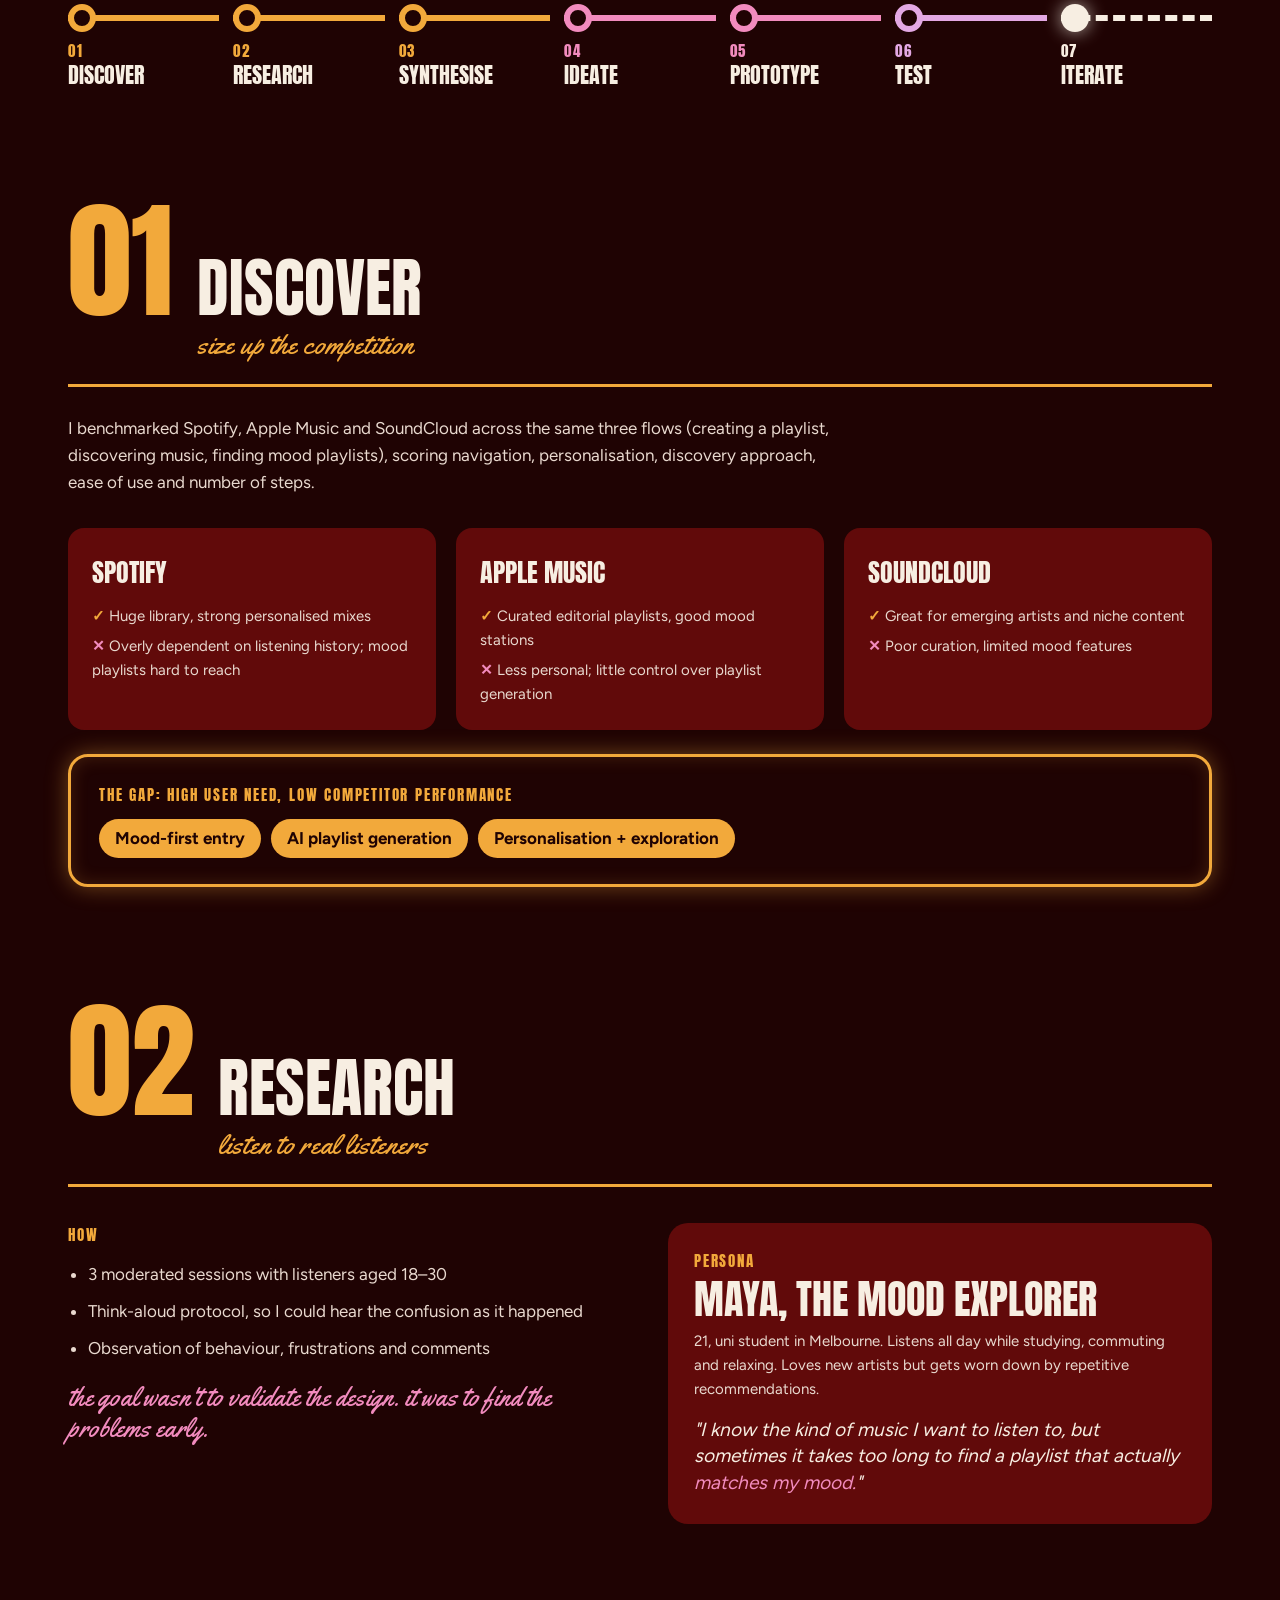
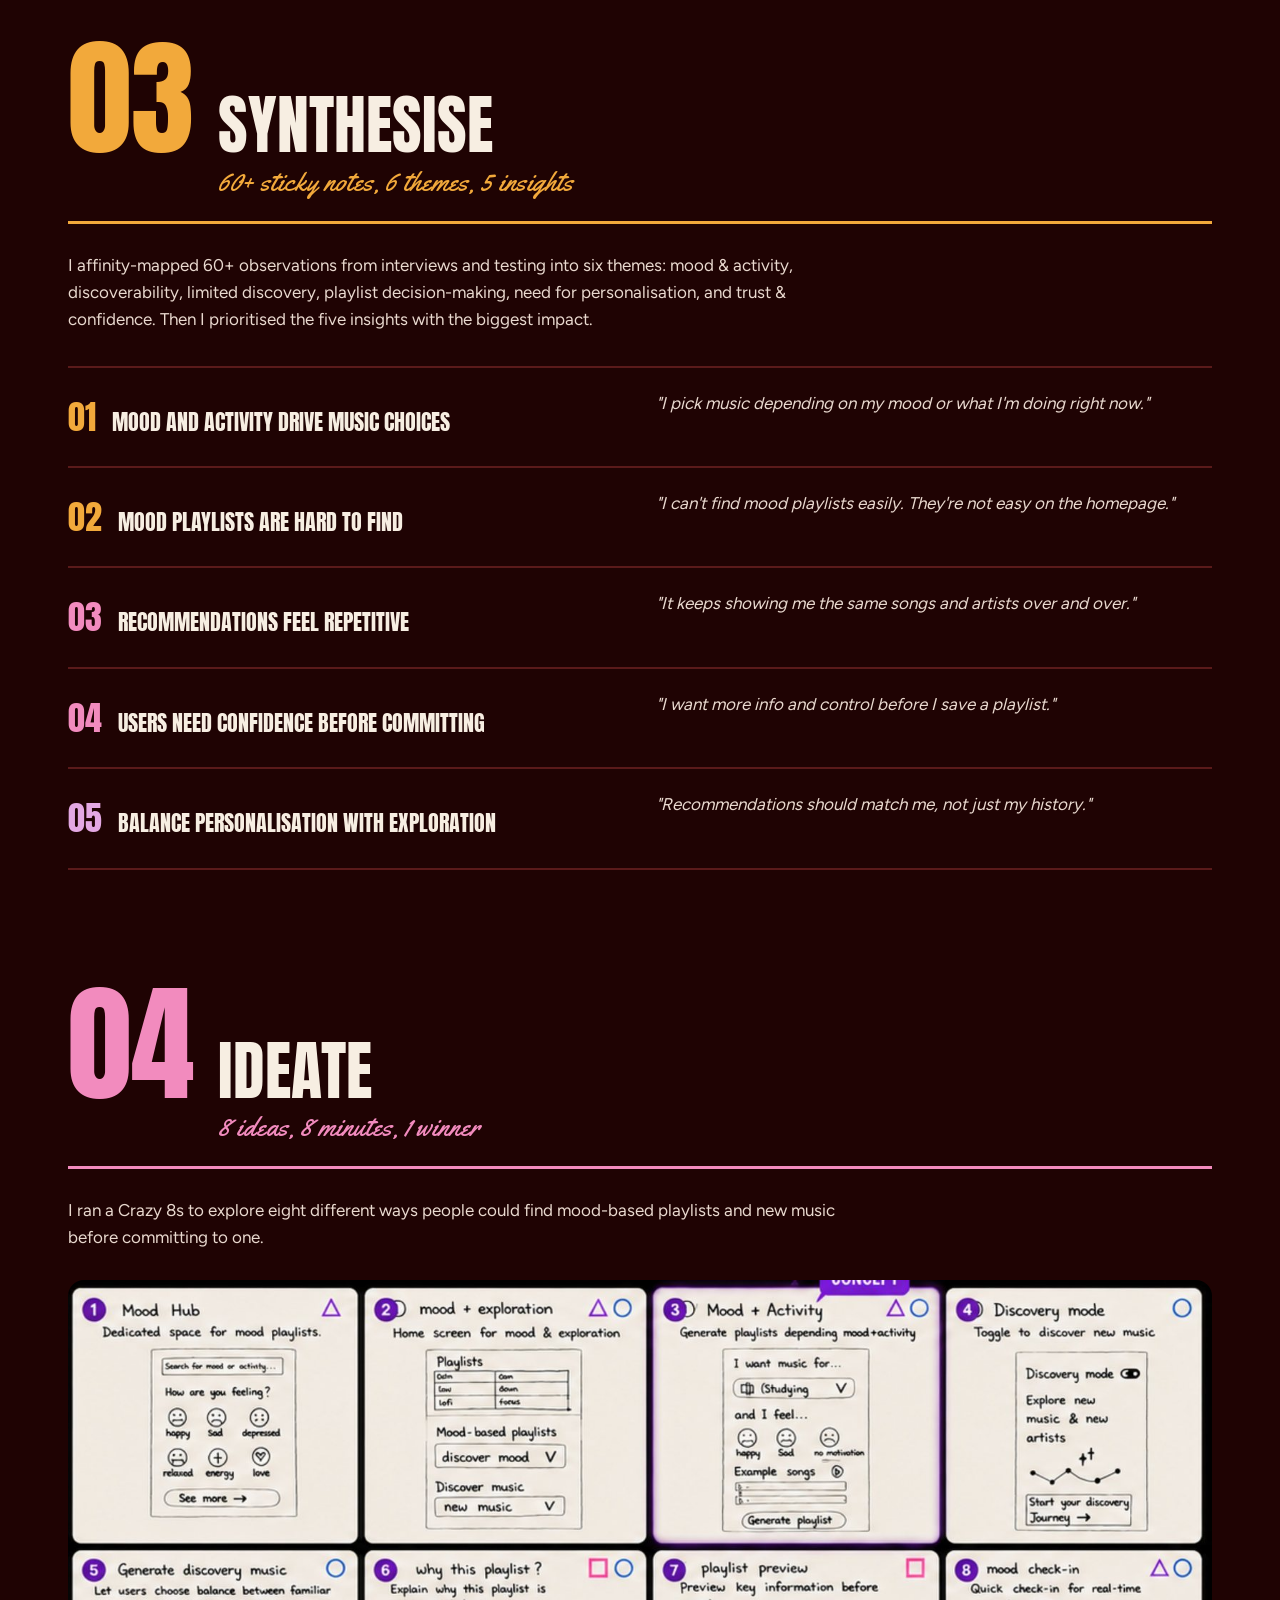
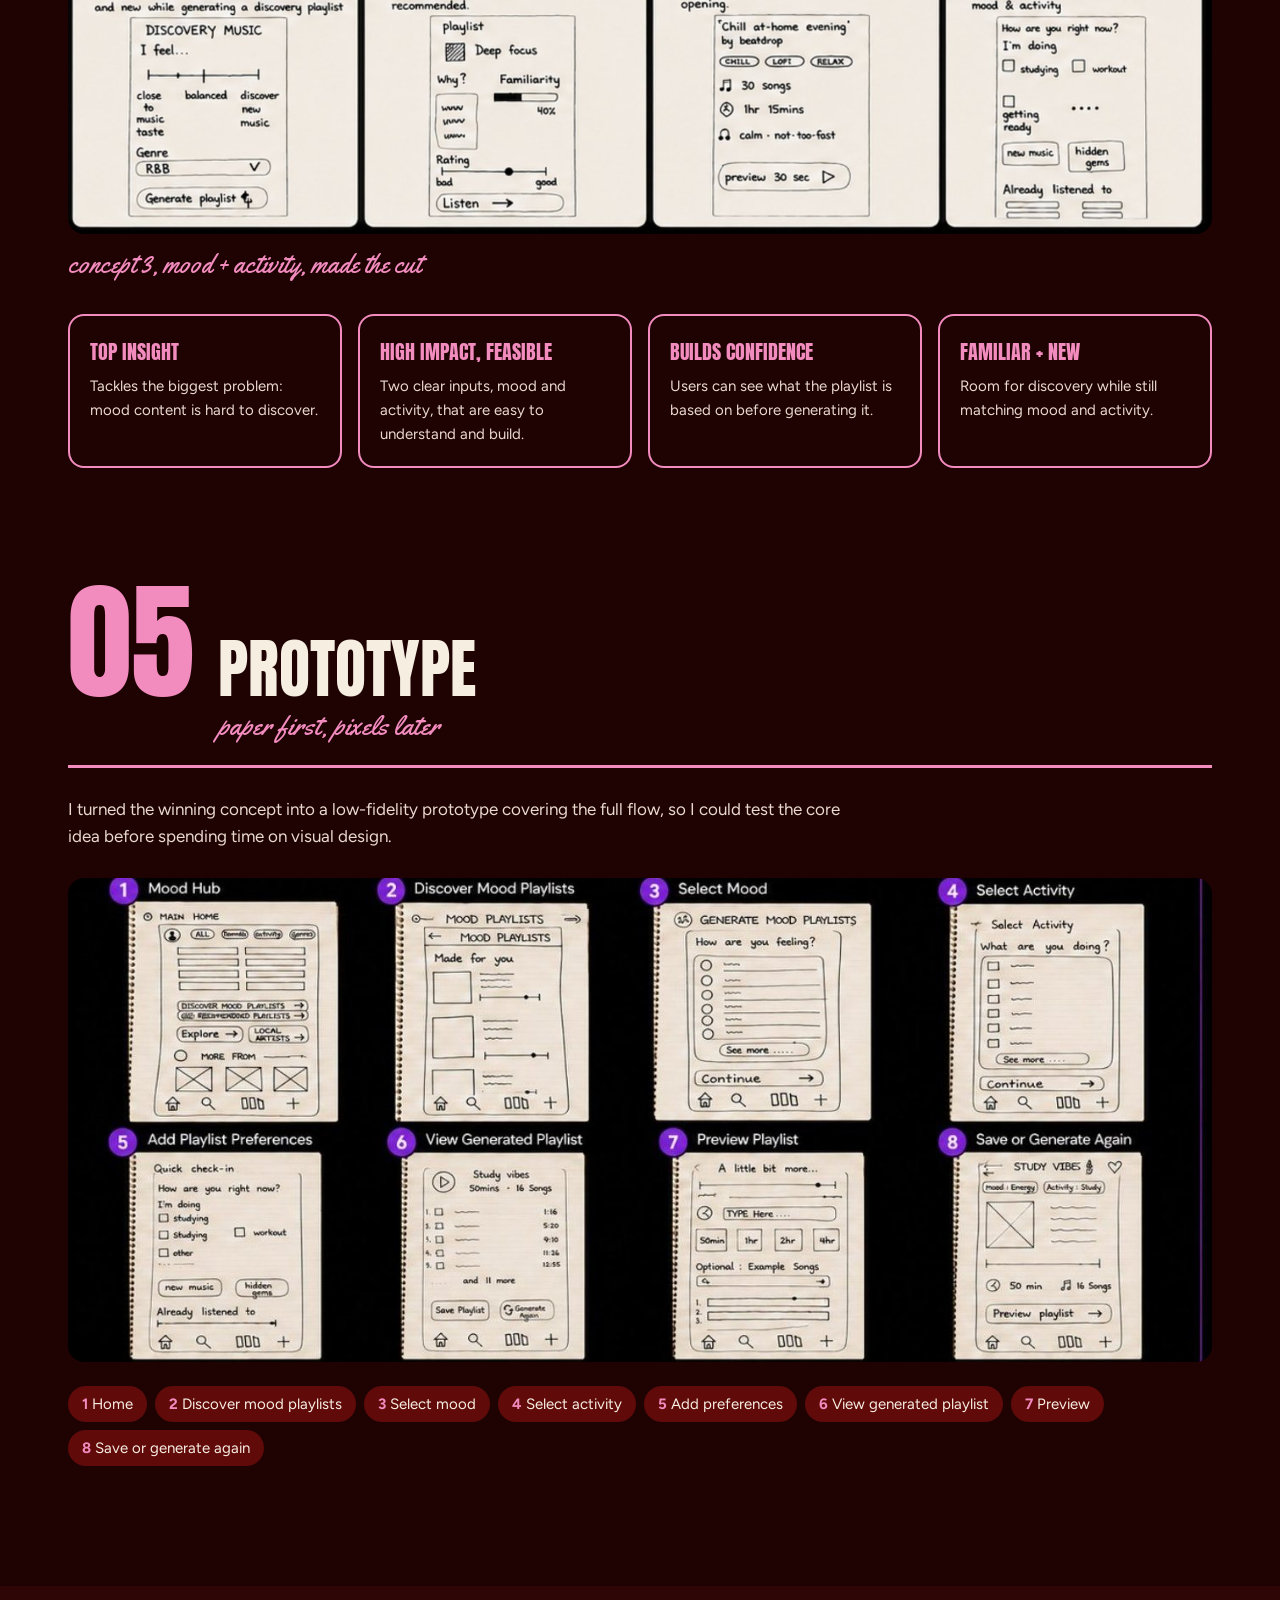
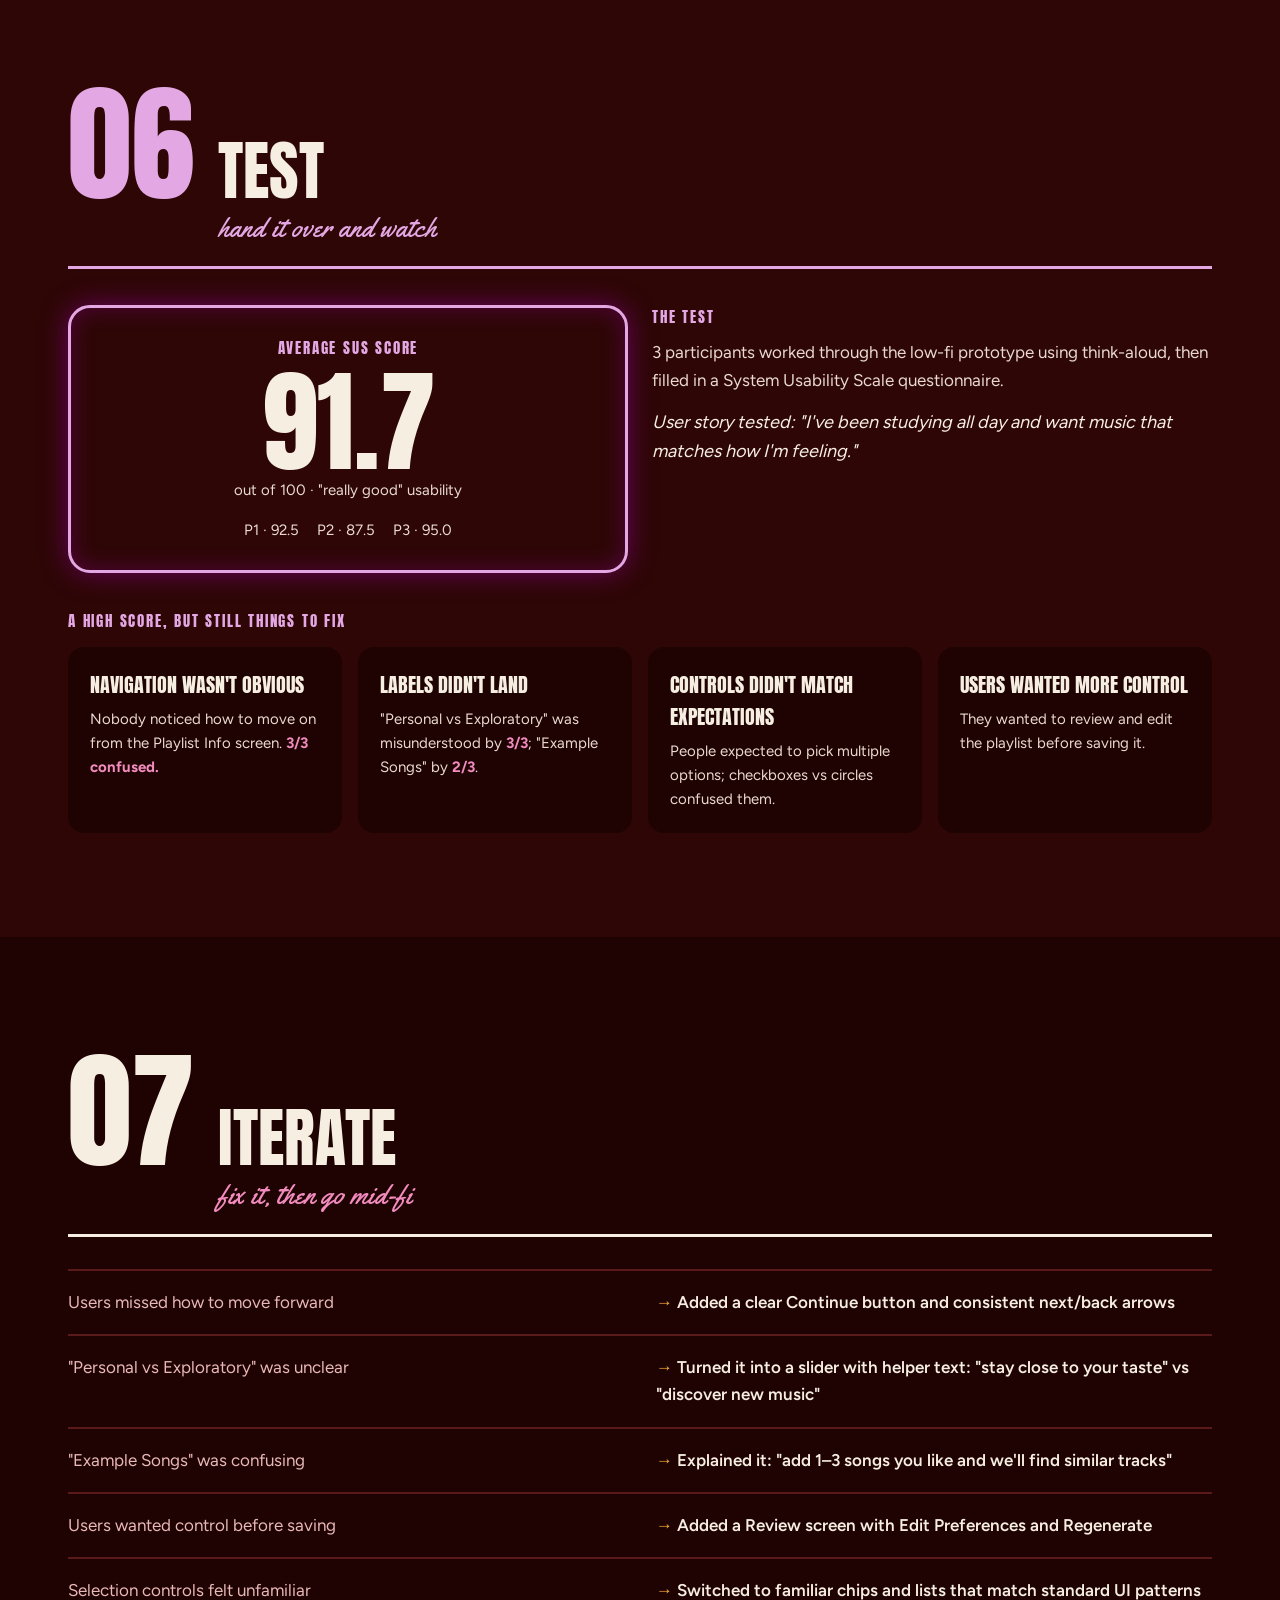
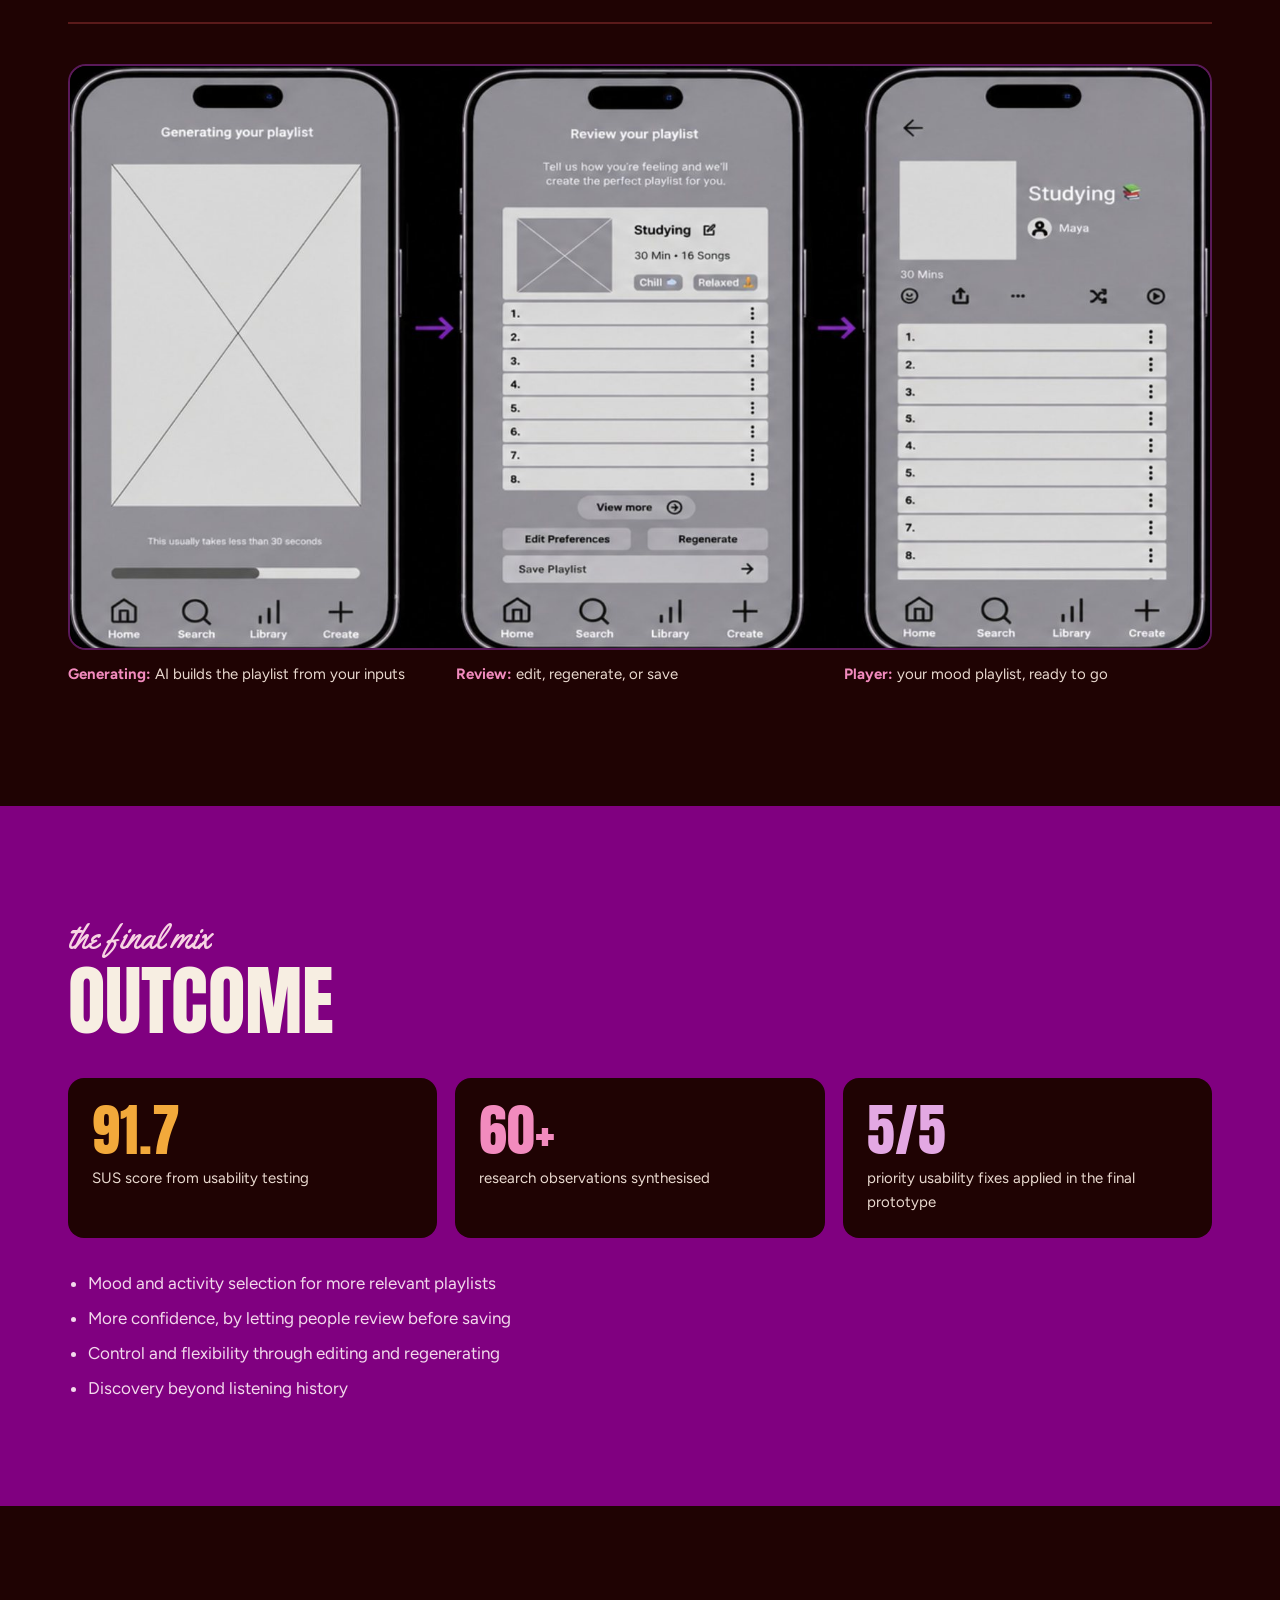
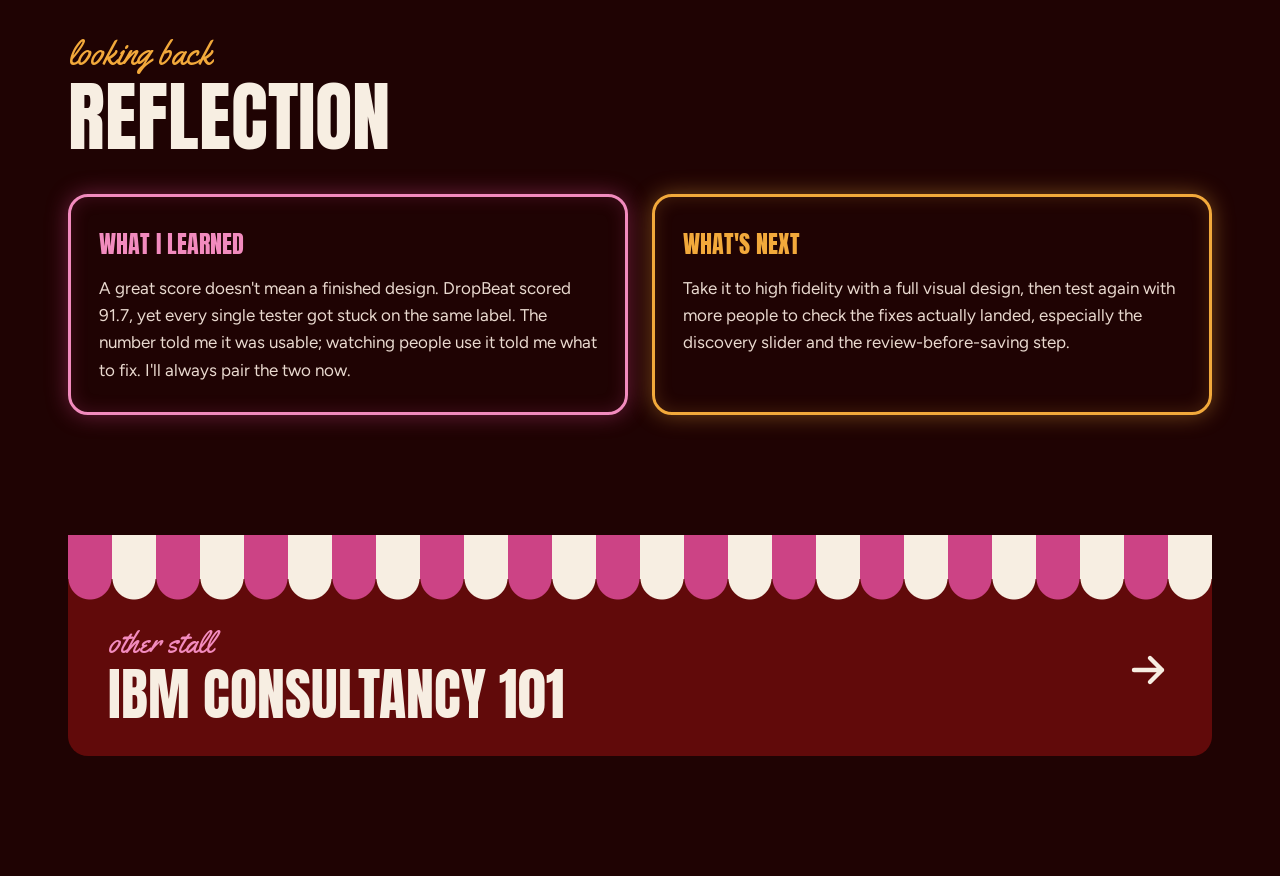
<file: dropbeat.html>
<!doctype html>
<html lang="en">
<head>
<meta charset="utf-8">
<meta name="viewport" content="width=device-width, initial-scale=1">
<title>DropBeat | Amritha Selvaganapathi</title>
<meta name="description" content="Case study: a mood-based playlist experience, from research to tested prototype.">
<meta property="og:type" content="website">
<meta property="og:site_name" content="Amritha Selvaganapathi">
<meta property="og:title" content="DropBeat | Amritha Selvaganapathi">
<meta property="og:description" content="Case study: a mood-based playlist experience, from research to tested prototype.">
<meta property="og:url" content="https://amritha-portfolio-two.vercel.app/dropbeat.html">
<meta property="og:image" content="https://amritha-portfolio-two.vercel.app/images/og-preview.jpg">
<meta property="og:image:width" content="1200">
<meta property="og:image:height" content="627">
<meta name="twitter:card" content="summary_large_image">
<link rel="canonical" href="https://amritha-portfolio-two.vercel.app/dropbeat.html">
<meta name="theme-color" content="#1F0303">
<link rel="icon" href="data:image/svg+xml,%3Csvg xmlns='http://www.w3.org/2000/svg' viewBox='0 0 100 100'%3E%3Crect width='100' height='100' rx='22' fill='%231F0303'/%3E%3Ctext x='50' y='72' font-size='64' text-anchor='middle' fill='%23F28BBE' font-family='Georgia,serif' font-style='italic'%3Ea%3C/text%3E%3C/svg%3E">
<link rel="preload" href="fonts/anton-latin-400-normal.woff2" as="font" type="font/woff2" crossorigin>
<link rel="stylesheet" href="fonts/fonts.css">
<style>
body{margin:0;background:#1F0303}
a{color:#F7EEE2}a:hover{color:#F28BBE}
@keyframes nmMarquee{from{transform:translateX(0)}to{transform:translateX(-50%)}}
.nm-marquee{animation:nmMarquee 30s linear infinite}
@media (prefers-reduced-motion: reduce){.nm-marquee{animation:none}}
</style>
<style>html{scroll-behavior:smooth}*{box-sizing:border-box}img{max-width:100%}</style>
</head>
<body>
<div style="min-height: 100vh; overflow-x: hidden; background: #1F0303; color: #F7EEE2; font-family: 'Figtree', sans-serif; font-size: 17px; line-height: 1.6">

<div aria-hidden="true" style="height: 34px; background: radial-gradient(circle at 17px 20px, #FFD27A 5px, rgba(242, 169, 59, 0.45) 9px, transparent 15px) 0 0 / 34px 34px repeat-x, linear-gradient(#5A2A10, #5A2A10) 0 10px / 100% 2px no-repeat"></div>

<header>
<nav aria-label="Main" style="max-width: 1240px; margin: 0 auto; padding: 14px clamp(16px, 4vw, 48px); display: flex; flex-wrap: wrap; align-items: center; justify-content: space-between; gap: 16px">
<a href="index.html" style="font-family: 'Yellowtail', cursive; font-size: 36px; line-height: 1; text-decoration: none; color: #F28BBE; text-shadow: 0 0 14px rgba(204, 67, 133, 0.8)">amritha</a>
<a href="index.html" style="display: inline-flex; align-items: center; gap: 8px; min-height: 44px; padding: 0 16px; border: 2px solid #F7EEE2; border-radius: 6px; box-sizing: border-box; text-decoration: none; font-family: 'Anton', sans-serif; font-size: 17px; letter-spacing: 0.06em">
<svg width="18" height="18" viewBox="0 0 24 24" fill="none" stroke="currentColor" stroke-width="2.4" stroke-linecap="round" stroke-linejoin="round" aria-hidden="true"><path d="M19 12H5M11 18l-6-6 6-6"></path></svg>BACK TO THE MARKET</a>
</nav>
</header>

<section style="max-width: 1240px; margin: 0 auto; padding: clamp(40px, 7vw, 80px) clamp(16px, 4vw, 48px) 0; display: grid; grid-template-columns: repeat(auto-fit, minmax(min(100%, 320px), 1fr)); gap: 48px; align-items: center">
<div>
<div style="display: inline-block; background: #F28BBE; color: #1F0303; font-family: 'Anton', sans-serif; letter-spacing: 0.06em; font-size: 16px; padding: 5px 14px; border-radius: 4px">STALL 02 · RMIT ONLINE UX</div>
<h1 style="margin: 22px 0 0; font-family: 'Anton', sans-serif; font-weight: 400; font-size: clamp(60px, 13vw, 180px); line-height: 0.86">DROP<span style="color: #F28BBE; text-shadow: 0 0 26px rgba(204, 67, 133, 0.7)">BEAT</span></h1>
<p style="margin: 22px 0 0; font-size: clamp(20px, 2.3vw, 26px); line-height: 1.4; max-width: 560px; color: #E9D9CF">A mood-based playlist experience that helps music listeners discover and generate playlists matching how they feel right now.</p>
<p style="margin: 6px 0 0; font-family: 'Yellowtail', cursive; font-size: 32px; color: #F2A93B">based on your mood, not just your history</p>
</div>
<div style="display: flex; justify-content: center">
<img src="images/dropbeat-home.jpg" alt="DropBeat home screen: mood shortcuts, a greeting asking how you're feeling, and buttons to discover or generate mood playlists" style="width: min(100%, 300px); height: auto; display: block; filter: drop-shadow(0 0 40px rgba(128, 0, 128, 0.7)); transform: rotate(3deg)">
</div>
</section>

<section style="max-width: 1240px; margin: 0 auto; padding: clamp(40px, 5vw, 56px) clamp(16px, 4vw, 48px) 0">
<dl style="margin: 0; display: grid; grid-template-columns: repeat(auto-fit, minmax(min(100%, 190px), 1fr)); gap: 0; border-top: 3px solid #CC4385; border-bottom: 3px solid #CC4385">
<div style="padding: 20px 20px 20px 0"><dt style="font-family: 'Anton', sans-serif; font-size: 14px; letter-spacing: 0.1em; color: #F2A93B">CONTEXT</dt><dd style="margin: 4px 0 0; font-weight: 600">Final project, UX Design credential (Symplicit × RMIT) · May–Jul 2026</dd></div>
<div style="padding: 20px 20px 20px 0"><dt style="font-family: 'Anton', sans-serif; font-size: 14px; letter-spacing: 0.1em; color: #F2A93B">MY ROLE</dt><dd style="margin: 4px 0 0; font-weight: 600">Fully individual project: every stage, solo</dd></div>
<div style="padding: 20px 20px 20px 0"><dt style="font-family: 'Anton', sans-serif; font-size: 14px; letter-spacing: 0.1em; color: #F2A93B">USERS</dt><dd style="margin: 4px 0 0; font-weight: 600">Spotify listeners aged 18–30</dd></div>
<div style="padding: 20px 20px 20px 0"><dt style="font-family: 'Anton', sans-serif; font-size: 14px; letter-spacing: 0.1em; color: #F2A93B">METHODS</dt><dd style="margin: 4px 0 0; font-weight: 600">Competitive analysis, think-aloud testing, SUS</dd></div>
<div style="padding: 20px 0"><dt style="font-family: 'Anton', sans-serif; font-size: 14px; letter-spacing: 0.1em; color: #F2A93B">DELIVERABLE</dt><dd style="margin: 4px 0 0; font-weight: 600">Mid-fidelity prototype</dd></div>
</dl>
</section>

<section id="problem" style="max-width: 1240px; margin: 0 auto; padding: clamp(80px, 10vw, 120px) clamp(16px, 4vw, 48px) 0">
<p style="margin: 0; font-family: 'Yellowtail', cursive; font-size: 34px; color: #F2A93B">first things first</p>
<h2 style="margin: 0; font-family: 'Anton', sans-serif; font-weight: 400; font-size: clamp(48px, 7vw, 96px); line-height: 0.92">THE PROBLEM</h2>
<div style="margin-top: 40px; display: grid; grid-template-columns: repeat(auto-fit, minmax(min(100%, 340px), 1fr)); gap: 32px 56px; align-items: start">
<div>
<p style="margin: 0; font-size: 20px; line-height: 1.55">People want playlists that match how they feel right now. But music apps make discovery feel repetitive, because it's driven by what you've already listened to.</p>
<div style="margin-top: 28px; display: flex; flex-direction: column; gap: 10px; max-width: 420px">
<div style="background: #610A0A; border-radius: 12px; padding: 14px 18px; display: flex; justify-content: space-between; gap: 12px"><span style="font-weight: 700">Liked Songs</span><span style="color: #E9B8B8">2,194 songs</span></div>
<div aria-hidden="true" style="text-align: center; color: #E9B8B8">↓</div>
<div style="background: #610A0A; border-radius: 12px; padding: 14px 18px; display: flex; justify-content: space-between; gap: 12px"><span style="font-weight: 700">Recommended for you</span><span style="color: #E9B8B8">Daily Mix 1, 2, 3…</span></div>
<div aria-hidden="true" style="text-align: center; color: #E9B8B8">↓</div>
<div style="border: 2px solid #F28BBE; border-radius: 12px; padding: 14px 18px"><span style="font-weight: 700; color: #F28BBE">✕ Doesn't match current mood</span><br><span style="color: #E9D9CF; font-size: 15px">Same suggestions, based on listening history.</span></div>
</div>
</div>
<div>
<div style="border: 3px solid #F28BBE; border-radius: 22px; padding: 30px 28px; box-shadow: 0 0 26px rgba(204, 67, 133, 0.5), inset 0 0 22px rgba(204, 67, 133, 0.25)">
<div style="font-family: 'Anton', sans-serif; font-size: 15px; letter-spacing: 0.12em; color: #F28BBE">THE GOAL</div>
<p style="margin: 12px 0 0; font-family: 'Anton', sans-serif; font-size: clamp(26px, 3vw, 36px); line-height: 1.12">Help users quickly generate personalised, mood-based playlists, and make discovery feel intuitive, transparent and flexible.</p>
</div>
<div style="margin-top: 24px; font-family: 'Anton', sans-serif; font-size: 15px; letter-spacing: 0.12em; color: #F2A93B">WHO IT'S FOR</div>
<div style="margin-top: 12px; display: flex; flex-wrap: wrap; gap: 10px">
<span style="border: 2px solid #F2A93B; color: #F2A93B; border-radius: 999px; padding: 6px 14px; font-weight: 600; font-size: 15px">Spotify users aged 18–30</span>
<span style="border: 2px solid #F2A93B; color: #F2A93B; border-radius: 999px; padding: 6px 14px; font-weight: 600; font-size: 15px">Regular playlist makers</span>
<span style="border: 2px solid #F2A93B; color: #F2A93B; border-radius: 999px; padding: 6px 14px; font-weight: 600; font-size: 15px">Mood-based listeners</span>
</div>
</div>
</div>
</section>

<section id="solution" style="max-width: 1240px; margin: 0 auto; padding: clamp(80px, 10vw, 120px) clamp(16px, 4vw, 48px) 0">
<p style="margin: 0; font-family: 'Yellowtail', cursive; font-size: 34px; color: #F2A93B">the short version</p>
<h2 style="margin: 0; font-family: 'Anton', sans-serif; font-weight: 400; font-size: clamp(48px, 7vw, 96px); line-height: 0.92">THE SOLUTION</h2>
<p style="margin: 20px 0 0; max-width: 780px; font-size: 20px; line-height: 1.55">DropBeat puts mood first. Pick from curated mood playlists, or answer a few quick questions (how you feel, how adventurous you're feeling, what you're doing) and get a playlist you can review, tweak and save.</p>
<figure style="margin: 40px 0 0">
<img src="images/dropbeat-final-1.jpg" alt="Four DropBeat screens in sequence: mood-first home, discover mood playlists, generate a mood playlist, and fine-tune preferences" style="width: 100%; height: auto; display: block; border-radius: 18px; border: 2px solid #5A1A5A">
<figcaption style="margin-top: 12px; display: grid; grid-template-columns: repeat(auto-fit, minmax(min(100%, 200px), 1fr)); gap: 8px 20px; font-size: 15px; color: #E9D9CF">
<span><strong style="color: #F28BBE">Home:</strong> mood-first entry point</span>
<span><strong style="color: #F28BBE">Discover:</strong> browse curated mood playlists</span>
<span><strong style="color: #F28BBE">Generate:</strong> mood, discovery slider, activity</span>
<span><strong style="color: #F28BBE">Preferences:</strong> length, example songs, artists</span>
</figcaption>
</figure>
</section>

<div aria-hidden="true" style="margin-top: clamp(80px, 10vw, 120px); background: #800080; color: #FFFFFF; transform: rotate(-1.5deg); margin-left: -40px; margin-right: -40px; padding: 14px 0; white-space: nowrap; overflow: hidden; font-family: 'Anton', sans-serif; font-size: clamp(22px, 2.6vw, 32px); letter-spacing: 0.05em">
<div class="nm-marquee" style="display: inline-flex; width: max-content">
<span style="padding-right: 0.5em">DISCOVER ✦ RESEARCH ✦ SYNTHESISE ✦ IDEATE ✦ PROTOTYPE ✦ TEST ✦ ITERATE ✦ DISCOVER ✦ RESEARCH ✦ SYNTHESISE ✦ IDEATE ✦ PROTOTYPE ✦ TEST ✦ ITERATE ✦</span>
<span style="padding-right: 0.5em">DISCOVER ✦ RESEARCH ✦ SYNTHESISE ✦ IDEATE ✦ PROTOTYPE ✦ TEST ✦ ITERATE ✦ DISCOVER ✦ RESEARCH ✦ SYNTHESISE ✦ IDEATE ✦ PROTOTYPE ✦ TEST ✦ ITERATE ✦</span>
</div>
</div>

<section id="process" style="max-width: 1240px; margin: 0 auto; padding: clamp(72px, 9vw, 104px) clamp(16px, 4vw, 48px) 0">
<p style="margin: 0; font-family: 'Yellowtail', cursive; font-size: 34px; color: #F28BBE">how I got there</p>
<h2 style="margin: 0; font-family: 'Anton', sans-serif; font-weight: 400; font-size: clamp(48px, 7vw, 96px); line-height: 0.92">THE PROCESS</h2>
<nav aria-label="Process stages">
<ol style="list-style: none; margin: 48px 0 0; padding: 0; display: grid; grid-template-columns: repeat(auto-fit, minmax(min(100%, 140px), 1fr)); gap: 28px 14px">
<li style="border-top: 6px solid #F2A93B; padding-top: 18px; position: relative"><span aria-hidden="true" style="position: absolute; top: -17px; left: 0; width: 28px; height: 28px; border-radius: 999px; background: #1F0303; border: 6px solid #F2A93B; box-sizing: border-box"></span><a href="#discover" style="text-decoration: none; display: block; min-height: 44px"><div style="font-family: 'Anton', sans-serif; font-size: 15px; letter-spacing: 0.1em; color: #F2A93B">01</div><div style="font-family: 'Anton', sans-serif; font-size: 22px; line-height: 1.1">DISCOVER</div></a></li>
<li style="border-top: 6px solid #F2A93B; padding-top: 18px; position: relative"><span aria-hidden="true" style="position: absolute; top: -17px; left: 0; width: 28px; height: 28px; border-radius: 999px; background: #1F0303; border: 6px solid #F2A93B; box-sizing: border-box"></span><a href="#research" style="text-decoration: none; display: block; min-height: 44px"><div style="font-family: 'Anton', sans-serif; font-size: 15px; letter-spacing: 0.1em; color: #F2A93B">02</div><div style="font-family: 'Anton', sans-serif; font-size: 22px; line-height: 1.1">RESEARCH</div></a></li>
<li style="border-top: 6px solid #F2A93B; padding-top: 18px; position: relative"><span aria-hidden="true" style="position: absolute; top: -17px; left: 0; width: 28px; height: 28px; border-radius: 999px; background: #1F0303; border: 6px solid #F2A93B; box-sizing: border-box"></span><a href="#synthesise" style="text-decoration: none; display: block; min-height: 44px"><div style="font-family: 'Anton', sans-serif; font-size: 15px; letter-spacing: 0.1em; color: #F2A93B">03</div><div style="font-family: 'Anton', sans-serif; font-size: 22px; line-height: 1.1">SYNTHESISE</div></a></li>
<li style="border-top: 6px solid #F28BBE; padding-top: 18px; position: relative"><span aria-hidden="true" style="position: absolute; top: -17px; left: 0; width: 28px; height: 28px; border-radius: 999px; background: #1F0303; border: 6px solid #F28BBE; box-sizing: border-box"></span><a href="#ideate" style="text-decoration: none; display: block; min-height: 44px"><div style="font-family: 'Anton', sans-serif; font-size: 15px; letter-spacing: 0.1em; color: #F28BBE">04</div><div style="font-family: 'Anton', sans-serif; font-size: 22px; line-height: 1.1">IDEATE</div></a></li>
<li style="border-top: 6px solid #F28BBE; padding-top: 18px; position: relative"><span aria-hidden="true" style="position: absolute; top: -17px; left: 0; width: 28px; height: 28px; border-radius: 999px; background: #1F0303; border: 6px solid #F28BBE; box-sizing: border-box"></span><a href="#prototype" style="text-decoration: none; display: block; min-height: 44px"><div style="font-family: 'Anton', sans-serif; font-size: 15px; letter-spacing: 0.1em; color: #F28BBE">05</div><div style="font-family: 'Anton', sans-serif; font-size: 22px; line-height: 1.1">PROTOTYPE</div></a></li>
<li style="border-top: 6px solid #E3A8E3; padding-top: 18px; position: relative"><span aria-hidden="true" style="position: absolute; top: -17px; left: 0; width: 28px; height: 28px; border-radius: 999px; background: #1F0303; border: 6px solid #E3A8E3; box-sizing: border-box"></span><a href="#test" style="text-decoration: none; display: block; min-height: 44px"><div style="font-family: 'Anton', sans-serif; font-size: 15px; letter-spacing: 0.1em; color: #E3A8E3">06</div><div style="font-family: 'Anton', sans-serif; font-size: 22px; line-height: 1.1">TEST</div></a></li>
<li style="border-top: 6px dashed #F7EEE2; padding-top: 18px; position: relative"><span aria-hidden="true" style="position: absolute; top: -17px; left: 0; width: 28px; height: 28px; border-radius: 999px; background: #F7EEE2; box-shadow: 0 0 18px rgba(247, 238, 226, 0.7)"></span><a href="#iterate" style="text-decoration: none; display: block; min-height: 44px"><div style="font-family: 'Anton', sans-serif; font-size: 15px; letter-spacing: 0.1em; color: #F7EEE2">07</div><div style="font-family: 'Anton', sans-serif; font-size: 22px; line-height: 1.1">ITERATE</div></a></li>
</ol>
</nav>
</section>

<section id="discover" style="max-width: 1240px; margin: 0 auto; padding: clamp(80px, 10vw, 120px) clamp(16px, 4vw, 48px) 0">
<div style="display: flex; flex-wrap: wrap; align-items: baseline; gap: 8px 24px; border-bottom: 3px solid #F2A93B; padding-bottom: 16px">
<span style="font-family: 'Anton', sans-serif; font-size: clamp(72px, 10vw, 128px); line-height: 0.85; color: #F2A93B">01</span>
<div>
<h3 style="margin: 0; font-family: 'Anton', sans-serif; font-weight: 400; font-size: clamp(36px, 5vw, 64px); line-height: 0.95">DISCOVER</h3>
<p style="margin: 4px 0 0; font-family: 'Yellowtail', cursive; font-size: 28px; color: #F2A93B">size up the competition</p>
</div>
</div>
<p style="margin: 28px 0 0; max-width: 780px; color: #E9D9CF">I benchmarked Spotify, Apple Music and SoundCloud across the same three flows (creating a playlist, discovering music, finding mood playlists), scoring navigation, personalisation, discovery approach, ease of use and number of steps.</p>
<div style="margin-top: 32px; display: grid; grid-template-columns: repeat(auto-fit, minmax(min(100%, 280px), 1fr)); gap: 20px">
<div style="background: #610A0A; border-radius: 16px; padding: 24px">
<div style="font-family: 'Anton', sans-serif; font-size: 26px">SPOTIFY</div>
<p style="margin: 10px 0 0; font-size: 15px; color: #E9D9CF"><span style="color: #F2A93B; font-weight: 700">✓</span> Huge library, strong personalised mixes</p>
<p style="margin: 6px 0 0; font-size: 15px; color: #E9D9CF"><span style="color: #F28BBE; font-weight: 700">✕</span> Overly dependent on listening history; mood playlists hard to reach</p>
</div>
<div style="background: #610A0A; border-radius: 16px; padding: 24px">
<div style="font-family: 'Anton', sans-serif; font-size: 26px">APPLE MUSIC</div>
<p style="margin: 10px 0 0; font-size: 15px; color: #E9D9CF"><span style="color: #F2A93B; font-weight: 700">✓</span> Curated editorial playlists, good mood stations</p>
<p style="margin: 6px 0 0; font-size: 15px; color: #E9D9CF"><span style="color: #F28BBE; font-weight: 700">✕</span> Less personal; little control over playlist generation</p>
</div>
<div style="background: #610A0A; border-radius: 16px; padding: 24px">
<div style="font-family: 'Anton', sans-serif; font-size: 26px">SOUNDCLOUD</div>
<p style="margin: 10px 0 0; font-size: 15px; color: #E9D9CF"><span style="color: #F2A93B; font-weight: 700">✓</span> Great for emerging artists and niche content</p>
<p style="margin: 6px 0 0; font-size: 15px; color: #E9D9CF"><span style="color: #F28BBE; font-weight: 700">✕</span> Poor curation, limited mood features</p>
</div>
</div>
<div style="margin-top: 24px; border: 3px solid #F2A93B; border-radius: 20px; padding: 26px 28px; box-shadow: 0 0 22px rgba(242, 169, 59, 0.4), inset 0 0 18px rgba(242, 169, 59, 0.18)">
<div style="font-family: 'Anton', sans-serif; font-size: 15px; letter-spacing: 0.12em; color: #F2A93B">THE GAP: HIGH USER NEED, LOW COMPETITOR PERFORMANCE</div>
<div style="margin-top: 12px; display: flex; flex-wrap: wrap; gap: 10px">
<span style="background: #F2A93B; color: #1F0303; border-radius: 999px; padding: 6px 16px; font-weight: 700">Mood-first entry</span>
<span style="background: #F2A93B; color: #1F0303; border-radius: 999px; padding: 6px 16px; font-weight: 700">AI playlist generation</span>
<span style="background: #F2A93B; color: #1F0303; border-radius: 999px; padding: 6px 16px; font-weight: 700">Personalisation + exploration</span>
</div>
</div>
</section>

<section id="research" style="max-width: 1240px; margin: 0 auto; padding: clamp(80px, 10vw, 120px) clamp(16px, 4vw, 48px) 0">
<div style="display: flex; flex-wrap: wrap; align-items: baseline; gap: 8px 24px; border-bottom: 3px solid #F2A93B; padding-bottom: 16px">
<span style="font-family: 'Anton', sans-serif; font-size: clamp(72px, 10vw, 128px); line-height: 0.85; color: #F2A93B">02</span>
<div>
<h3 style="margin: 0; font-family: 'Anton', sans-serif; font-weight: 400; font-size: clamp(36px, 5vw, 64px); line-height: 0.95">RESEARCH</h3>
<p style="margin: 4px 0 0; font-family: 'Yellowtail', cursive; font-size: 28px; color: #F2A93B">listen to real listeners</p>
</div>
</div>
<div style="margin-top: 36px; display: grid; grid-template-columns: repeat(auto-fit, minmax(min(100%, 340px), 1fr)); gap: 32px 56px; align-items: start">
<div>
<div style="font-family: 'Anton', sans-serif; font-size: 15px; letter-spacing: 0.12em; color: #F2A93B">HOW</div>
<ul style="margin: 14px 0 0; padding-left: 20px; display: flex; flex-direction: column; gap: 10px; color: #E9D9CF">
<li>3 moderated sessions with listeners aged 18–30</li>
<li>Think-aloud protocol, so I could hear the confusion as it happened</li>
<li>Observation of behaviour, frustrations and comments</li>
</ul>
<p style="margin: 20px 0 0; font-family: 'Yellowtail', cursive; font-size: 26px; line-height: 1.2; color: #F28BBE">the goal wasn't to validate the design. it was to find the problems early.</p>
</div>
<div style="background: #610A0A; border-radius: 20px; padding: 26px 26px 28px">
<div style="font-family: 'Anton', sans-serif; font-size: 15px; letter-spacing: 0.12em; color: #F2A93B">PERSONA</div>
<div style="margin-top: 6px; font-family: 'Anton', sans-serif; font-size: 40px; line-height: 1">MAYA, THE MOOD EXPLORER</div>
<p style="margin: 10px 0 0; color: #E9D9CF; font-size: 15px">21, uni student in Melbourne. Listens all day while studying, commuting and relaxing. Loves new artists but gets worn down by repetitive recommendations.</p>
<p style="margin: 16px 0 0; font-size: 19px; line-height: 1.4; font-style: italic">"I know the kind of music I want to listen to, but sometimes it takes too long to find a playlist that actually <span style="color: #F28BBE">matches my mood.</span>"</p>
</div>
</div>
</section>

<section id="synthesise" style="max-width: 1240px; margin: 0 auto; padding: clamp(80px, 10vw, 120px) clamp(16px, 4vw, 48px) 0">
<div style="display: flex; flex-wrap: wrap; align-items: baseline; gap: 8px 24px; border-bottom: 3px solid #F2A93B; padding-bottom: 16px">
<span style="font-family: 'Anton', sans-serif; font-size: clamp(72px, 10vw, 128px); line-height: 0.85; color: #F2A93B">03</span>
<div>
<h3 style="margin: 0; font-family: 'Anton', sans-serif; font-weight: 400; font-size: clamp(36px, 5vw, 64px); line-height: 0.95">SYNTHESISE</h3>
<p style="margin: 4px 0 0; font-family: 'Yellowtail', cursive; font-size: 28px; color: #F2A93B">60+ sticky notes, 6 themes, 5 insights</p>
</div>
</div>
<p style="margin: 28px 0 0; max-width: 780px; color: #E9D9CF">I affinity-mapped 60+ observations from interviews and testing into six themes: mood &amp; activity, discoverability, limited discovery, playlist decision-making, need for personalisation, and trust &amp; confidence. Then I prioritised the five insights with the biggest impact.</p>
<ol style="list-style: none; margin: 32px 0 0; padding: 0; border-top: 2px solid #5A1A1A">
<li style="display: grid; grid-template-columns: repeat(auto-fit, minmax(min(100%, 300px), 1fr)); gap: 8px 32px; padding: 22px 0; border-bottom: 2px solid #5A1A1A"><div style="display: flex; gap: 16px; align-items: baseline"><span style="font-family: 'Anton', sans-serif; font-size: 34px; color: #F2A93B">01</span><span style="font-family: 'Anton', sans-serif; font-size: 22px; line-height: 1.15">MOOD AND ACTIVITY DRIVE MUSIC CHOICES</span></div><span style="color: #E9D9CF; font-style: italic">"I pick music depending on my mood or what I'm doing right now."</span></li>
<li style="display: grid; grid-template-columns: repeat(auto-fit, minmax(min(100%, 300px), 1fr)); gap: 8px 32px; padding: 22px 0; border-bottom: 2px solid #5A1A1A"><div style="display: flex; gap: 16px; align-items: baseline"><span style="font-family: 'Anton', sans-serif; font-size: 34px; color: #F2A93B">02</span><span style="font-family: 'Anton', sans-serif; font-size: 22px; line-height: 1.15">MOOD PLAYLISTS ARE HARD TO FIND</span></div><span style="color: #E9D9CF; font-style: italic">"I can't find mood playlists easily. They're not easy on the homepage."</span></li>
<li style="display: grid; grid-template-columns: repeat(auto-fit, minmax(min(100%, 300px), 1fr)); gap: 8px 32px; padding: 22px 0; border-bottom: 2px solid #5A1A1A"><div style="display: flex; gap: 16px; align-items: baseline"><span style="font-family: 'Anton', sans-serif; font-size: 34px; color: #F28BBE">03</span><span style="font-family: 'Anton', sans-serif; font-size: 22px; line-height: 1.15">RECOMMENDATIONS FEEL REPETITIVE</span></div><span style="color: #E9D9CF; font-style: italic">"It keeps showing me the same songs and artists over and over."</span></li>
<li style="display: grid; grid-template-columns: repeat(auto-fit, minmax(min(100%, 300px), 1fr)); gap: 8px 32px; padding: 22px 0; border-bottom: 2px solid #5A1A1A"><div style="display: flex; gap: 16px; align-items: baseline"><span style="font-family: 'Anton', sans-serif; font-size: 34px; color: #F28BBE">04</span><span style="font-family: 'Anton', sans-serif; font-size: 22px; line-height: 1.15">USERS NEED CONFIDENCE BEFORE COMMITTING</span></div><span style="color: #E9D9CF; font-style: italic">"I want more info and control before I save a playlist."</span></li>
<li style="display: grid; grid-template-columns: repeat(auto-fit, minmax(min(100%, 300px), 1fr)); gap: 8px 32px; padding: 22px 0; border-bottom: 2px solid #5A1A1A"><div style="display: flex; gap: 16px; align-items: baseline"><span style="font-family: 'Anton', sans-serif; font-size: 34px; color: #E3A8E3">05</span><span style="font-family: 'Anton', sans-serif; font-size: 22px; line-height: 1.15">BALANCE PERSONALISATION WITH EXPLORATION</span></div><span style="color: #E9D9CF; font-style: italic">"Recommendations should match me, not just my history."</span></li>
</ol>
</section>

<section id="ideate" style="max-width: 1240px; margin: 0 auto; padding: clamp(80px, 10vw, 120px) clamp(16px, 4vw, 48px) 0">
<div style="display: flex; flex-wrap: wrap; align-items: baseline; gap: 8px 24px; border-bottom: 3px solid #F28BBE; padding-bottom: 16px">
<span style="font-family: 'Anton', sans-serif; font-size: clamp(72px, 10vw, 128px); line-height: 0.85; color: #F28BBE">04</span>
<div>
<h3 style="margin: 0; font-family: 'Anton', sans-serif; font-weight: 400; font-size: clamp(36px, 5vw, 64px); line-height: 0.95">IDEATE</h3>
<p style="margin: 4px 0 0; font-family: 'Yellowtail', cursive; font-size: 28px; color: #F28BBE">8 ideas, 8 minutes, 1 winner</p>
</div>
</div>
<p style="margin: 28px 0 0; max-width: 780px; color: #E9D9CF">I ran a Crazy 8s to explore eight different ways people could find mood-based playlists and new music before committing to one.</p>
<figure style="margin: 28px 0 0">
<img src="images/dropbeat-crazy8.jpg" alt="Eight hand-drawn concept sketches: Mood Hub, mood plus exploration, Mood plus Activity (selected), Discovery mode, generate discovery music, why this playlist, playlist preview, and mood check-in" style="width: 100%; height: auto; display: block; border-radius: 16px">
<figcaption style="margin-top: 10px; font-family: 'Yellowtail', cursive; font-size: 26px; color: #F28BBE">concept 3, mood + activity, made the cut</figcaption>
</figure>
<div style="margin-top: 28px; display: grid; grid-template-columns: repeat(auto-fit, minmax(min(100%, 240px), 1fr)); gap: 16px">
<div style="border: 2px solid #F28BBE; border-radius: 16px; padding: 20px"><div style="font-family: 'Anton', sans-serif; font-size: 20px; color: #F28BBE">TOP INSIGHT</div><p style="margin: 6px 0 0; font-size: 15px; color: #E9D9CF">Tackles the biggest problem: mood content is hard to discover.</p></div>
<div style="border: 2px solid #F28BBE; border-radius: 16px; padding: 20px"><div style="font-family: 'Anton', sans-serif; font-size: 20px; color: #F28BBE">HIGH IMPACT, FEASIBLE</div><p style="margin: 6px 0 0; font-size: 15px; color: #E9D9CF">Two clear inputs, mood and activity, that are easy to understand and build.</p></div>
<div style="border: 2px solid #F28BBE; border-radius: 16px; padding: 20px"><div style="font-family: 'Anton', sans-serif; font-size: 20px; color: #F28BBE">BUILDS CONFIDENCE</div><p style="margin: 6px 0 0; font-size: 15px; color: #E9D9CF">Users can see what the playlist is based on before generating it.</p></div>
<div style="border: 2px solid #F28BBE; border-radius: 16px; padding: 20px"><div style="font-family: 'Anton', sans-serif; font-size: 20px; color: #F28BBE">FAMILIAR + NEW</div><p style="margin: 6px 0 0; font-size: 15px; color: #E9D9CF">Room for discovery while still matching mood and activity.</p></div>
</div>
</section>

<section id="prototype" style="max-width: 1240px; margin: 0 auto; padding: clamp(80px, 10vw, 120px) clamp(16px, 4vw, 48px) 0">
<div style="display: flex; flex-wrap: wrap; align-items: baseline; gap: 8px 24px; border-bottom: 3px solid #F28BBE; padding-bottom: 16px">
<span style="font-family: 'Anton', sans-serif; font-size: clamp(72px, 10vw, 128px); line-height: 0.85; color: #F28BBE">05</span>
<div>
<h3 style="margin: 0; font-family: 'Anton', sans-serif; font-weight: 400; font-size: clamp(36px, 5vw, 64px); line-height: 0.95">PROTOTYPE</h3>
<p style="margin: 4px 0 0; font-family: 'Yellowtail', cursive; font-size: 28px; color: #F28BBE">paper first, pixels later</p>
</div>
</div>
<p style="margin: 28px 0 0; max-width: 780px; color: #E9D9CF">I turned the winning concept into a low-fidelity prototype covering the full flow, so I could test the core idea before spending time on visual design.</p>
<figure style="margin: 28px 0 0">
<img src="images/dropbeat-lofi.jpg" alt="Eight low-fidelity paper sketches showing the user flow from mood hub to saving or regenerating a playlist" style="width: 100%; height: auto; display: block; border-radius: 16px">
</figure>
<ol style="list-style: none; margin: 24px 0 0; padding: 0; display: flex; flex-wrap: wrap; gap: 8px">
<li style="background: #610A0A; border-radius: 999px; padding: 6px 14px; font-size: 15px"><strong style="color: #F28BBE">1</strong> Home</li>
<li style="background: #610A0A; border-radius: 999px; padding: 6px 14px; font-size: 15px"><strong style="color: #F28BBE">2</strong> Discover mood playlists</li>
<li style="background: #610A0A; border-radius: 999px; padding: 6px 14px; font-size: 15px"><strong style="color: #F28BBE">3</strong> Select mood</li>
<li style="background: #610A0A; border-radius: 999px; padding: 6px 14px; font-size: 15px"><strong style="color: #F28BBE">4</strong> Select activity</li>
<li style="background: #610A0A; border-radius: 999px; padding: 6px 14px; font-size: 15px"><strong style="color: #F28BBE">5</strong> Add preferences</li>
<li style="background: #610A0A; border-radius: 999px; padding: 6px 14px; font-size: 15px"><strong style="color: #F28BBE">6</strong> View generated playlist</li>
<li style="background: #610A0A; border-radius: 999px; padding: 6px 14px; font-size: 15px"><strong style="color: #F28BBE">7</strong> Preview</li>
<li style="background: #610A0A; border-radius: 999px; padding: 6px 14px; font-size: 15px"><strong style="color: #F28BBE">8</strong> Save or generate again</li>
</ol>
</section>

<section id="test" style="margin-top: clamp(80px, 10vw, 120px); background: #2E0606">
<div style="max-width: 1240px; margin: 0 auto; padding: clamp(72px, 9vw, 104px) clamp(16px, 4vw, 48px)">
<div style="display: flex; flex-wrap: wrap; align-items: baseline; gap: 8px 24px; border-bottom: 3px solid #E3A8E3; padding-bottom: 16px">
<span style="font-family: 'Anton', sans-serif; font-size: clamp(72px, 10vw, 128px); line-height: 0.85; color: #E3A8E3">06</span>
<div>
<h3 style="margin: 0; font-family: 'Anton', sans-serif; font-weight: 400; font-size: clamp(36px, 5vw, 64px); line-height: 0.95">TEST</h3>
<p style="margin: 4px 0 0; font-family: 'Yellowtail', cursive; font-size: 28px; color: #E3A8E3">hand it over and watch</p>
</div>
</div>
<div style="margin-top: 36px; display: grid; grid-template-columns: repeat(auto-fit, minmax(min(100%, 300px), 1fr)); gap: 24px; align-items: start">
<div style="border: 3px solid #E3A8E3; border-radius: 22px; padding: 28px; box-shadow: 0 0 26px rgba(128, 0, 128, 0.7), inset 0 0 22px rgba(128, 0, 128, 0.45); text-align: center">
<div style="font-family: 'Anton', sans-serif; font-size: 15px; letter-spacing: 0.12em; color: #E3A8E3">AVERAGE SUS SCORE</div>
<div style="margin-top: 6px; font-family: 'Anton', sans-serif; font-size: clamp(72px, 9vw, 112px); line-height: 1">91.7</div>
<div style="font-size: 15px; color: #E9D9CF">out of 100 · "really good" usability</div>
<div style="margin-top: 16px; display: flex; justify-content: center; gap: 18px; font-size: 15px; color: #E9D9CF"><span>P1 · 92.5</span><span>P2 · 87.5</span><span>P3 · 95.0</span></div>
</div>
<div>
<div style="font-family: 'Anton', sans-serif; font-size: 15px; letter-spacing: 0.12em; color: #E3A8E3">THE TEST</div>
<p style="margin: 10px 0 0; color: #E9D9CF">3 participants worked through the low-fi prototype using think-aloud, then filled in a System Usability Scale questionnaire.</p>
<p style="margin: 14px 0 0; font-size: 18px; font-style: italic">User story tested: "I've been studying all day and want music that matches how I'm feeling."</p>
</div>
</div>
<div style="margin-top: 36px; font-family: 'Anton', sans-serif; font-size: 15px; letter-spacing: 0.12em; color: #E3A8E3">A HIGH SCORE, BUT STILL THINGS TO FIX</div>
<div style="margin-top: 14px; display: grid; grid-template-columns: repeat(auto-fit, minmax(min(100%, 260px), 1fr)); gap: 16px">
<div style="background: #1F0303; border-radius: 16px; padding: 22px"><div style="font-family: 'Anton', sans-serif; font-size: 20px">NAVIGATION WASN'T OBVIOUS</div><p style="margin: 6px 0 0; font-size: 15px; color: #E9D9CF">Nobody noticed how to move on from the Playlist Info screen. <strong style="color: #F28BBE">3/3 confused.</strong></p></div>
<div style="background: #1F0303; border-radius: 16px; padding: 22px"><div style="font-family: 'Anton', sans-serif; font-size: 20px">LABELS DIDN'T LAND</div><p style="margin: 6px 0 0; font-size: 15px; color: #E9D9CF">"Personal vs Exploratory" was misunderstood by <strong style="color: #F28BBE">3/3</strong>; "Example Songs" by <strong style="color: #F28BBE">2/3</strong>.</p></div>
<div style="background: #1F0303; border-radius: 16px; padding: 22px"><div style="font-family: 'Anton', sans-serif; font-size: 20px">CONTROLS DIDN'T MATCH EXPECTATIONS</div><p style="margin: 6px 0 0; font-size: 15px; color: #E9D9CF">People expected to pick multiple options; checkboxes vs circles confused them.</p></div>
<div style="background: #1F0303; border-radius: 16px; padding: 22px"><div style="font-family: 'Anton', sans-serif; font-size: 20px">USERS WANTED MORE CONTROL</div><p style="margin: 6px 0 0; font-size: 15px; color: #E9D9CF">They wanted to review and edit the playlist before saving it.</p></div>
</div>
</div>
</section>

<section id="iterate" style="max-width: 1240px; margin: 0 auto; padding: clamp(80px, 10vw, 120px) clamp(16px, 4vw, 48px) 0">
<div style="display: flex; flex-wrap: wrap; align-items: baseline; gap: 8px 24px; border-bottom: 3px solid #F7EEE2; padding-bottom: 16px">
<span style="font-family: 'Anton', sans-serif; font-size: clamp(72px, 10vw, 128px); line-height: 0.85">07</span>
<div>
<h3 style="margin: 0; font-family: 'Anton', sans-serif; font-weight: 400; font-size: clamp(36px, 5vw, 64px); line-height: 0.95">ITERATE</h3>
<p style="margin: 4px 0 0; font-family: 'Yellowtail', cursive; font-size: 28px; color: #F28BBE">fix it, then go mid-fi</p>
</div>
</div>
<div style="margin-top: 32px; display: flex; flex-direction: column; border-top: 2px solid #5A1A1A">
<div style="display: grid; grid-template-columns: repeat(auto-fit, minmax(min(100%, 260px), 1fr)); gap: 6px 32px; padding: 18px 0; border-bottom: 2px solid #5A1A1A"><span style="color: #E9B8B8">Users missed how to move forward</span><span style="font-weight: 600"><span style="color: #F2A93B">→</span> Added a clear Continue button and consistent next/back arrows</span></div>
<div style="display: grid; grid-template-columns: repeat(auto-fit, minmax(min(100%, 260px), 1fr)); gap: 6px 32px; padding: 18px 0; border-bottom: 2px solid #5A1A1A"><span style="color: #E9B8B8">"Personal vs Exploratory" was unclear</span><span style="font-weight: 600"><span style="color: #F2A93B">→</span> Turned it into a slider with helper text: "stay close to your taste" vs "discover new music"</span></div>
<div style="display: grid; grid-template-columns: repeat(auto-fit, minmax(min(100%, 260px), 1fr)); gap: 6px 32px; padding: 18px 0; border-bottom: 2px solid #5A1A1A"><span style="color: #E9B8B8">"Example Songs" was confusing</span><span style="font-weight: 600"><span style="color: #F2A93B">→</span> Explained it: "add 1–3 songs you like and we'll find similar tracks"</span></div>
<div style="display: grid; grid-template-columns: repeat(auto-fit, minmax(min(100%, 260px), 1fr)); gap: 6px 32px; padding: 18px 0; border-bottom: 2px solid #5A1A1A"><span style="color: #E9B8B8">Users wanted control before saving</span><span style="font-weight: 600"><span style="color: #F2A93B">→</span> Added a Review screen with Edit Preferences and Regenerate</span></div>
<div style="display: grid; grid-template-columns: repeat(auto-fit, minmax(min(100%, 260px), 1fr)); gap: 6px 32px; padding: 18px 0; border-bottom: 2px solid #5A1A1A"><span style="color: #E9B8B8">Selection controls felt unfamiliar</span><span style="font-weight: 600"><span style="color: #F2A93B">→</span> Switched to familiar chips and lists that match standard UI patterns</span></div>
</div>
<figure style="margin: 40px 0 0">
<img src="images/dropbeat-final-2.jpg" alt="Three final mid-fidelity screens: generating your playlist, review your playlist with edit and regenerate options, and the playlist player" style="width: 100%; height: auto; display: block; border-radius: 18px; border: 2px solid #5A1A5A">
<figcaption style="margin-top: 12px; display: grid; grid-template-columns: repeat(auto-fit, minmax(min(100%, 220px), 1fr)); gap: 8px 20px; font-size: 15px; color: #E9D9CF">
<span><strong style="color: #F28BBE">Generating:</strong> AI builds the playlist from your inputs</span>
<span><strong style="color: #F28BBE">Review:</strong> edit, regenerate, or save</span>
<span><strong style="color: #F28BBE">Player:</strong> your mood playlist, ready to go</span>
</figcaption>
</figure>
</section>

<section style="margin-top: clamp(80px, 10vw, 120px); background: #800080">
<div style="max-width: 1240px; margin: 0 auto; padding: clamp(72px, 9vw, 104px) clamp(16px, 4vw, 48px)">
<p style="margin: 0; font-family: 'Yellowtail', cursive; font-size: 34px; color: #F7D3E3">the final mix</p>
<h2 style="margin: 0; font-family: 'Anton', sans-serif; font-weight: 400; font-size: clamp(44px, 6vw, 80px); line-height: 0.95">OUTCOME</h2>
<div style="margin-top: 40px; display: grid; grid-template-columns: repeat(auto-fit, minmax(min(100%, 220px), 1fr)); gap: 18px">
<div style="background: #1F0303; border-radius: 16px; padding: 24px"><div style="font-family: 'Anton', sans-serif; font-size: 56px; line-height: 1; color: #F2A93B">91.7</div><p style="margin: 8px 0 0; color: #E9D9CF; font-size: 15px">SUS score from usability testing</p></div>
<div style="background: #1F0303; border-radius: 16px; padding: 24px"><div style="font-family: 'Anton', sans-serif; font-size: 56px; line-height: 1; color: #F28BBE">60+</div><p style="margin: 8px 0 0; color: #E9D9CF; font-size: 15px">research observations synthesised</p></div>
<div style="background: #1F0303; border-radius: 16px; padding: 24px"><div style="font-family: 'Anton', sans-serif; font-size: 56px; line-height: 1; color: #E3A8E3">5/5</div><p style="margin: 8px 0 0; color: #E9D9CF; font-size: 15px">priority usability fixes applied in the final prototype</p></div>
</div>
<ul style="margin: 32px 0 0; padding-left: 20px; display: flex; flex-direction: column; gap: 8px; color: #F3D9EC; max-width: 820px">
<li>Mood and activity selection for more relevant playlists</li>
<li>More confidence, by letting people review before saving</li>
<li>Control and flexibility through editing and regenerating</li>
<li>Discovery beyond listening history</li>
</ul>
</div>
</section>

<section style="max-width: 1240px; margin: 0 auto; padding: clamp(80px, 10vw, 120px) clamp(16px, 4vw, 48px) 0">
<p style="margin: 0; font-family: 'Yellowtail', cursive; font-size: 34px; color: #F2A93B">looking back</p>
<h2 style="margin: 0; font-family: 'Anton', sans-serif; font-weight: 400; font-size: clamp(44px, 6vw, 80px); line-height: 0.95">REFLECTION</h2>
<div style="margin-top: 40px; display: grid; grid-template-columns: repeat(auto-fit, minmax(min(100%, 340px), 1fr)); gap: 24px">
<div style="border: 3px solid #F28BBE; border-radius: 20px; padding: 28px; box-shadow: 0 0 22px rgba(204, 67, 133, 0.45), inset 0 0 18px rgba(204, 67, 133, 0.2)">
<div style="font-family: 'Anton', sans-serif; font-size: 24px; color: #F28BBE">WHAT I LEARNED</div>
<p style="margin: 12px 0 0; color: #E9D9CF">A great score doesn't mean a finished design. DropBeat scored 91.7, yet every single tester got stuck on the same label. The number told me it was usable; watching people use it told me what to fix. I'll always pair the two now.</p>
</div>
<div style="border: 3px solid #F2A93B; border-radius: 20px; padding: 28px; box-shadow: 0 0 22px rgba(242, 169, 59, 0.4), inset 0 0 18px rgba(242, 169, 59, 0.18)">
<div style="font-family: 'Anton', sans-serif; font-size: 24px; color: #F2A93B">WHAT'S NEXT</div>
<p style="margin: 12px 0 0; color: #E9D9CF">Take it to high fidelity with a full visual design, then test again with more people to check the fixes actually landed, especially the discovery slider and the review-before-saving step.</p>
</div>
</div>
</section>

<section style="max-width: 1240px; margin: 0 auto; padding: clamp(80px, 10vw, 120px) clamp(16px, 4vw, 48px)">
<a href="ibm.html" style="display: block; text-decoration: none; color: #F7EEE2; background: #610A0A; border-radius: 0 0 20px 20px; overflow: hidden">
<div aria-hidden="true" style="height: 44px; background: repeating-linear-gradient(90deg, #CC4385 0 44px, #F7EEE2 44px 88px)"></div>
<div aria-hidden="true" style="height: 22px; margin-top: -1px; background: radial-gradient(circle at 22px 0, #CC4385 21px, transparent 22px) 0 0 / 88px 22px repeat-x, radial-gradient(circle at 22px 0, #F7EEE2 21px, transparent 22px) 44px 0 / 88px 22px repeat-x"></div>
<div style="padding: 18px clamp(24px, 4vw, 40px) 34px; display: flex; flex-wrap: wrap; align-items: center; justify-content: space-between; gap: 16px">
<div>
<div style="font-family: 'Yellowtail', cursive; font-size: 30px; color: #F28BBE">other stall</div>
<div style="font-family: 'Anton', sans-serif; font-size: clamp(36px, 4.5vw, 56px); line-height: 1">IBM CONSULTANCY 101</div>
</div>
<svg width="48" height="48" viewBox="0 0 24 24" fill="none" stroke="currentColor" stroke-width="2.2" stroke-linecap="round" stroke-linejoin="round" aria-hidden="true"><path d="M5 12h14M13 6l6 6-6 6"></path></svg>
</div>
</a>
</section>

</div>
</body>
</html>
</file>
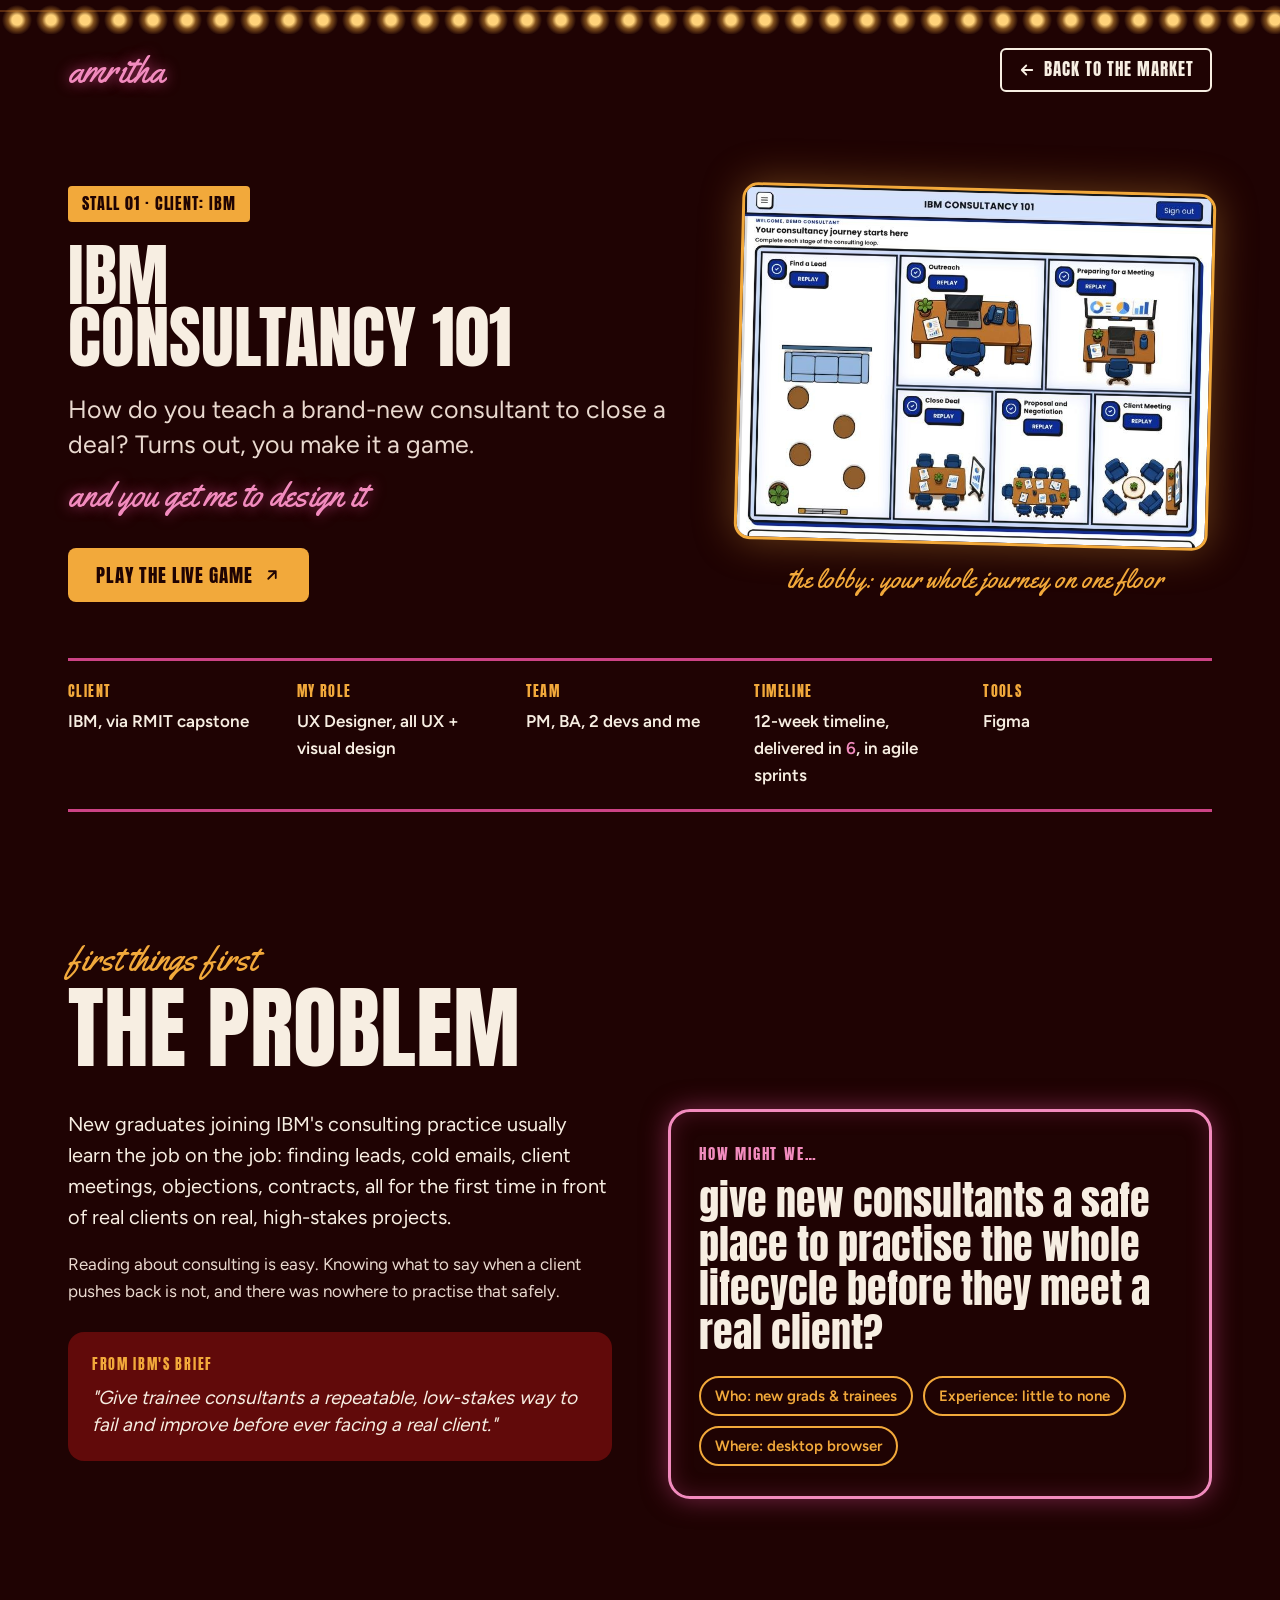
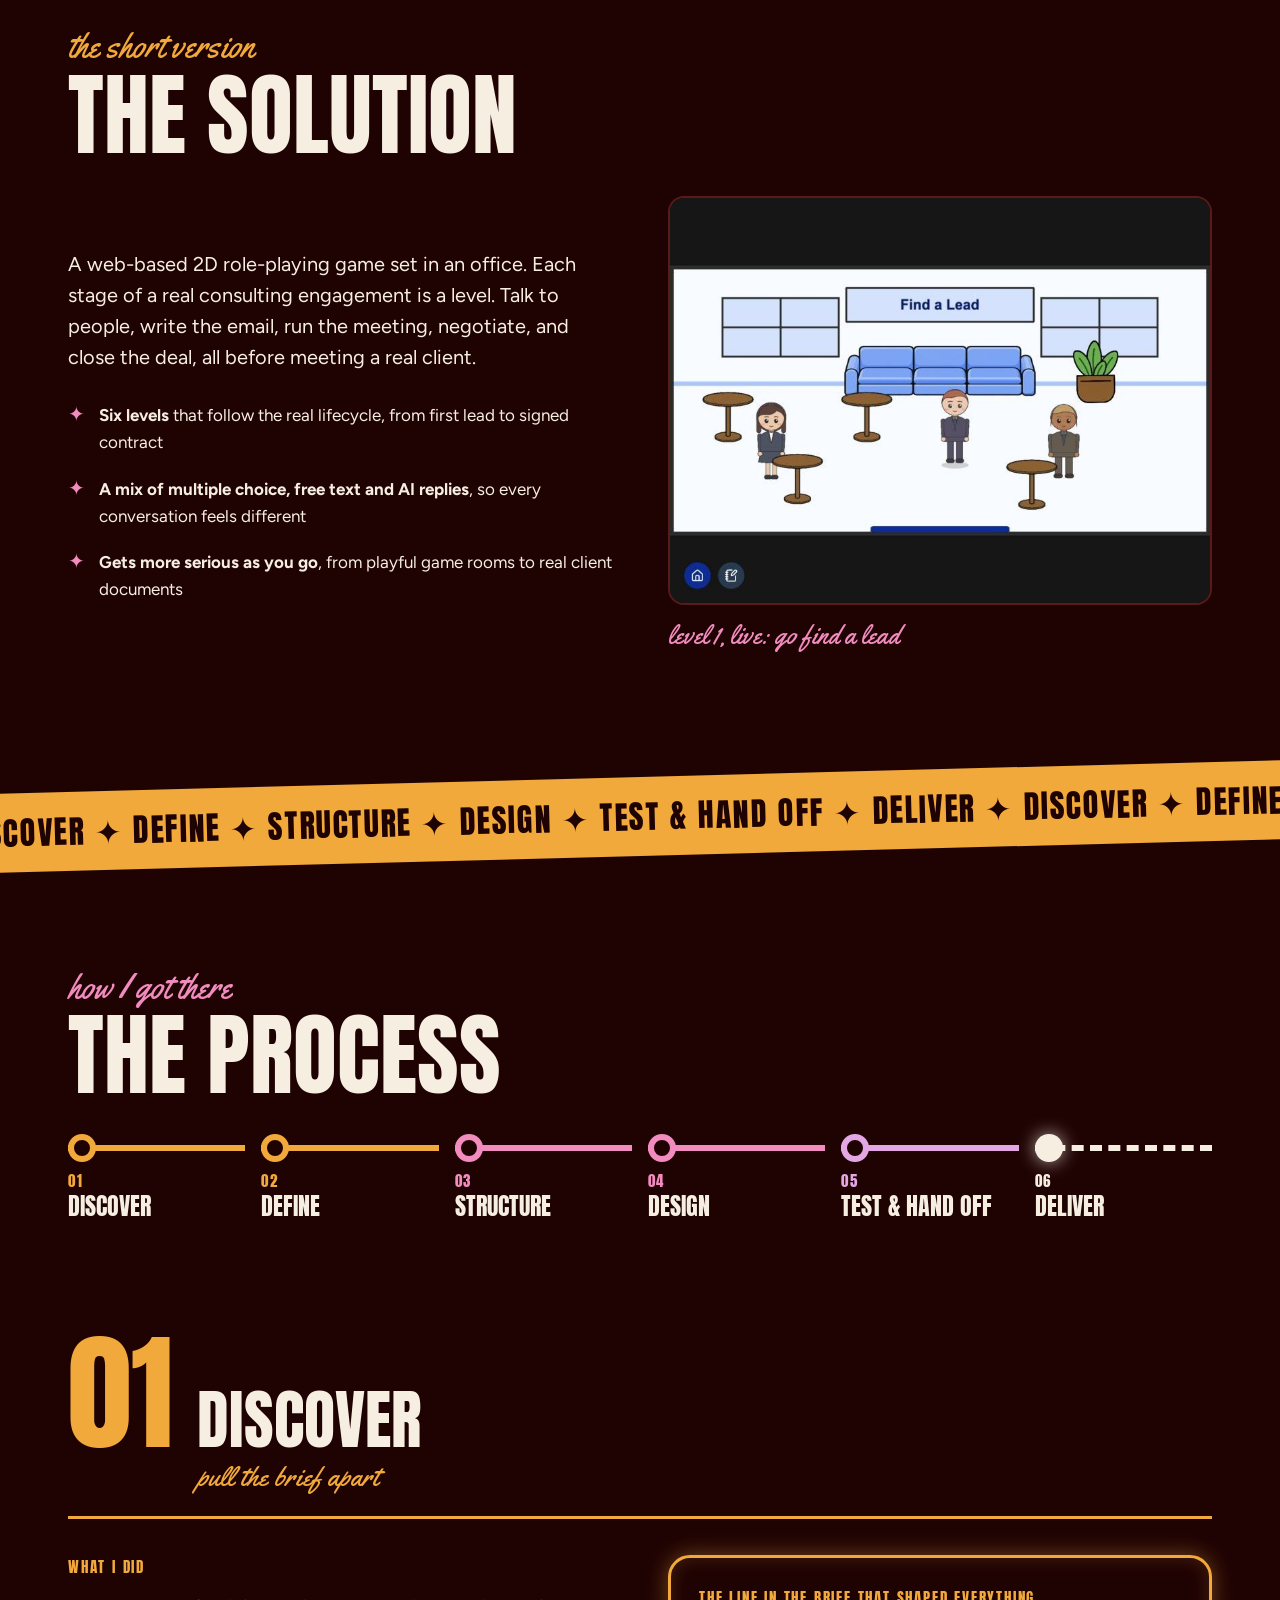
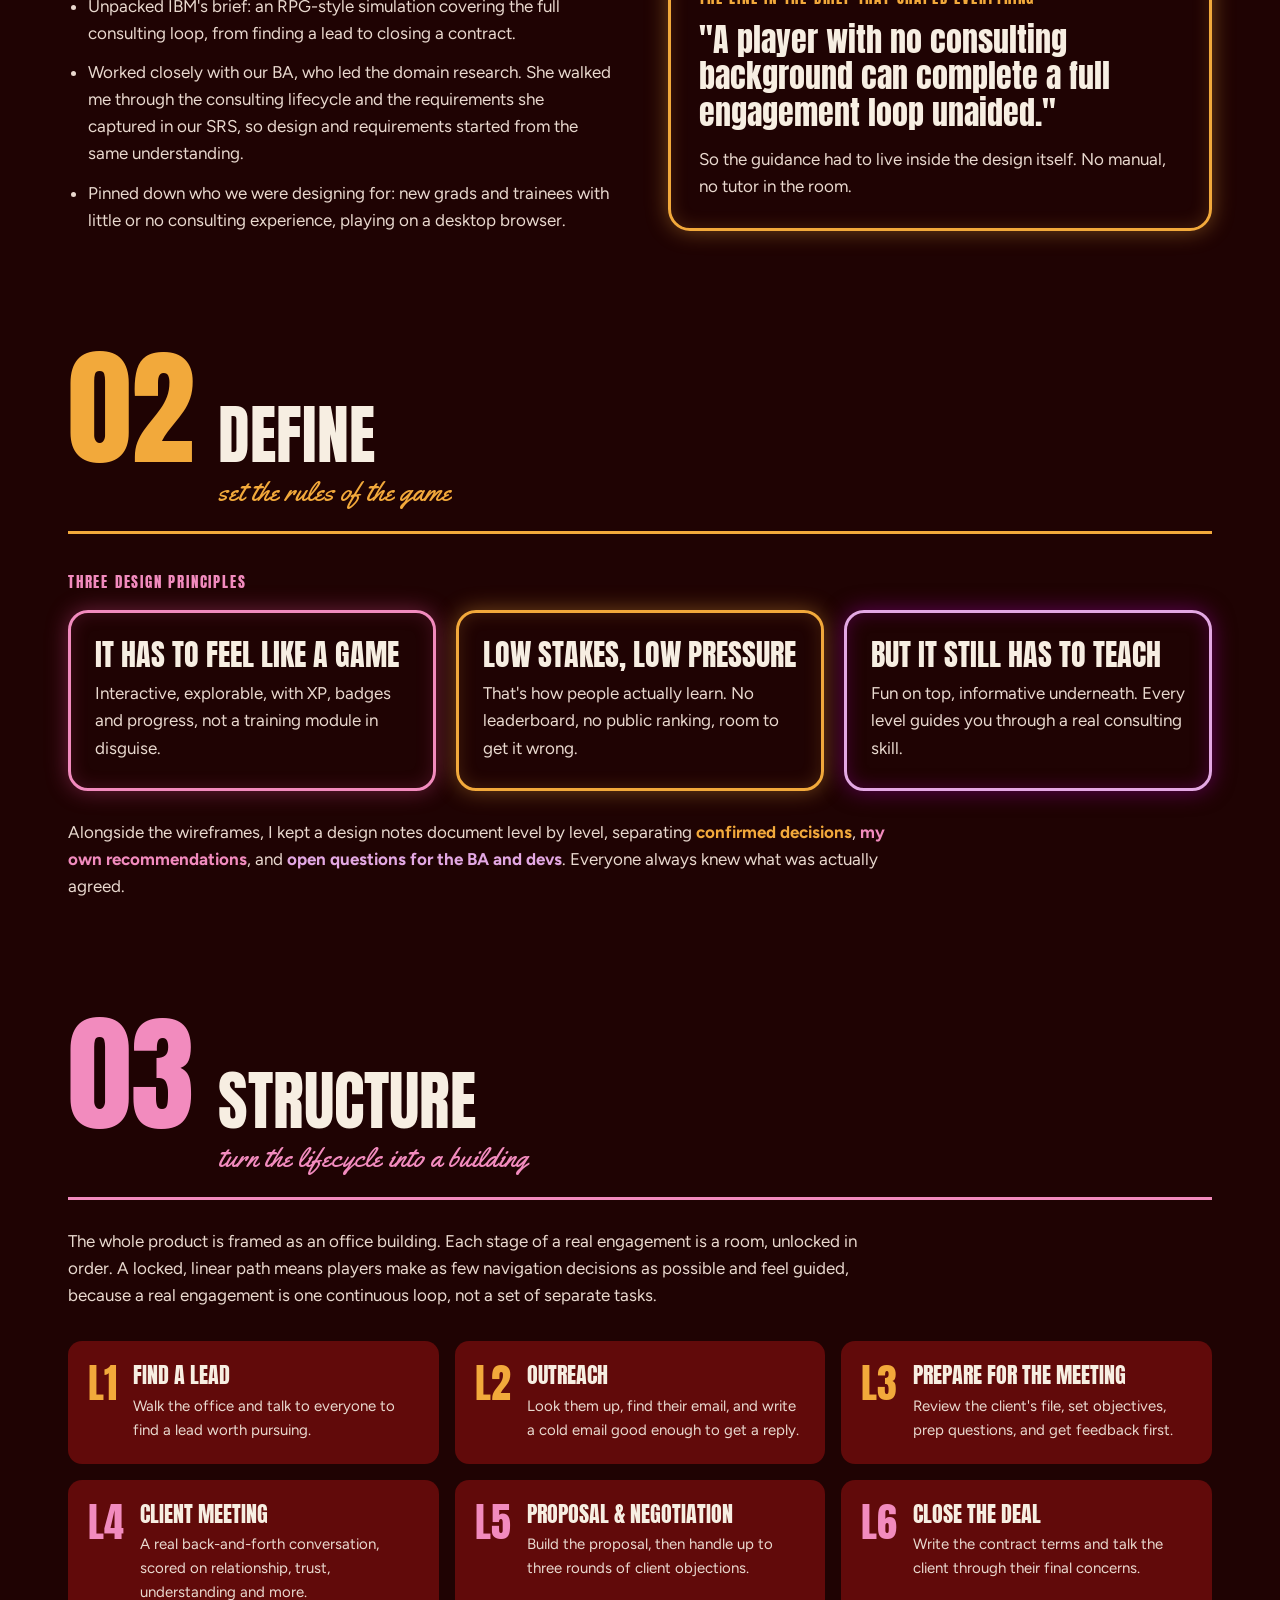
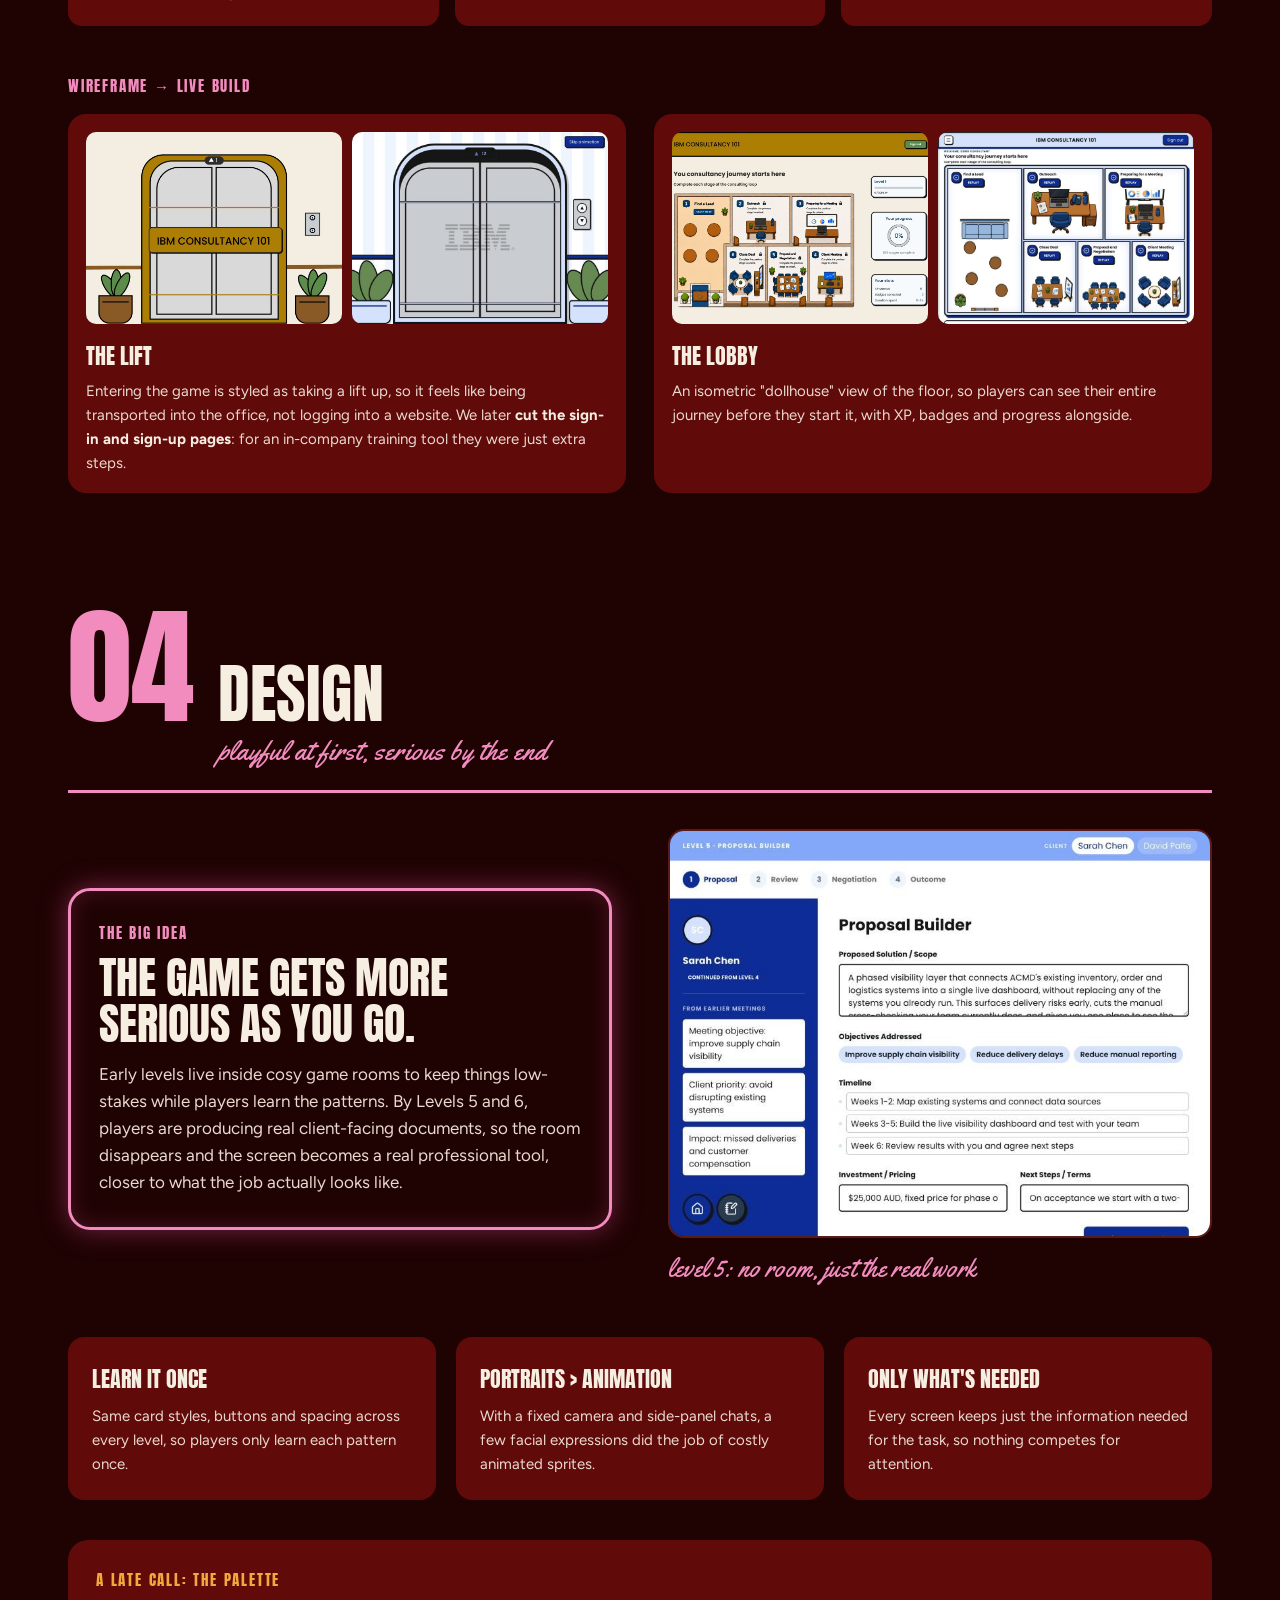
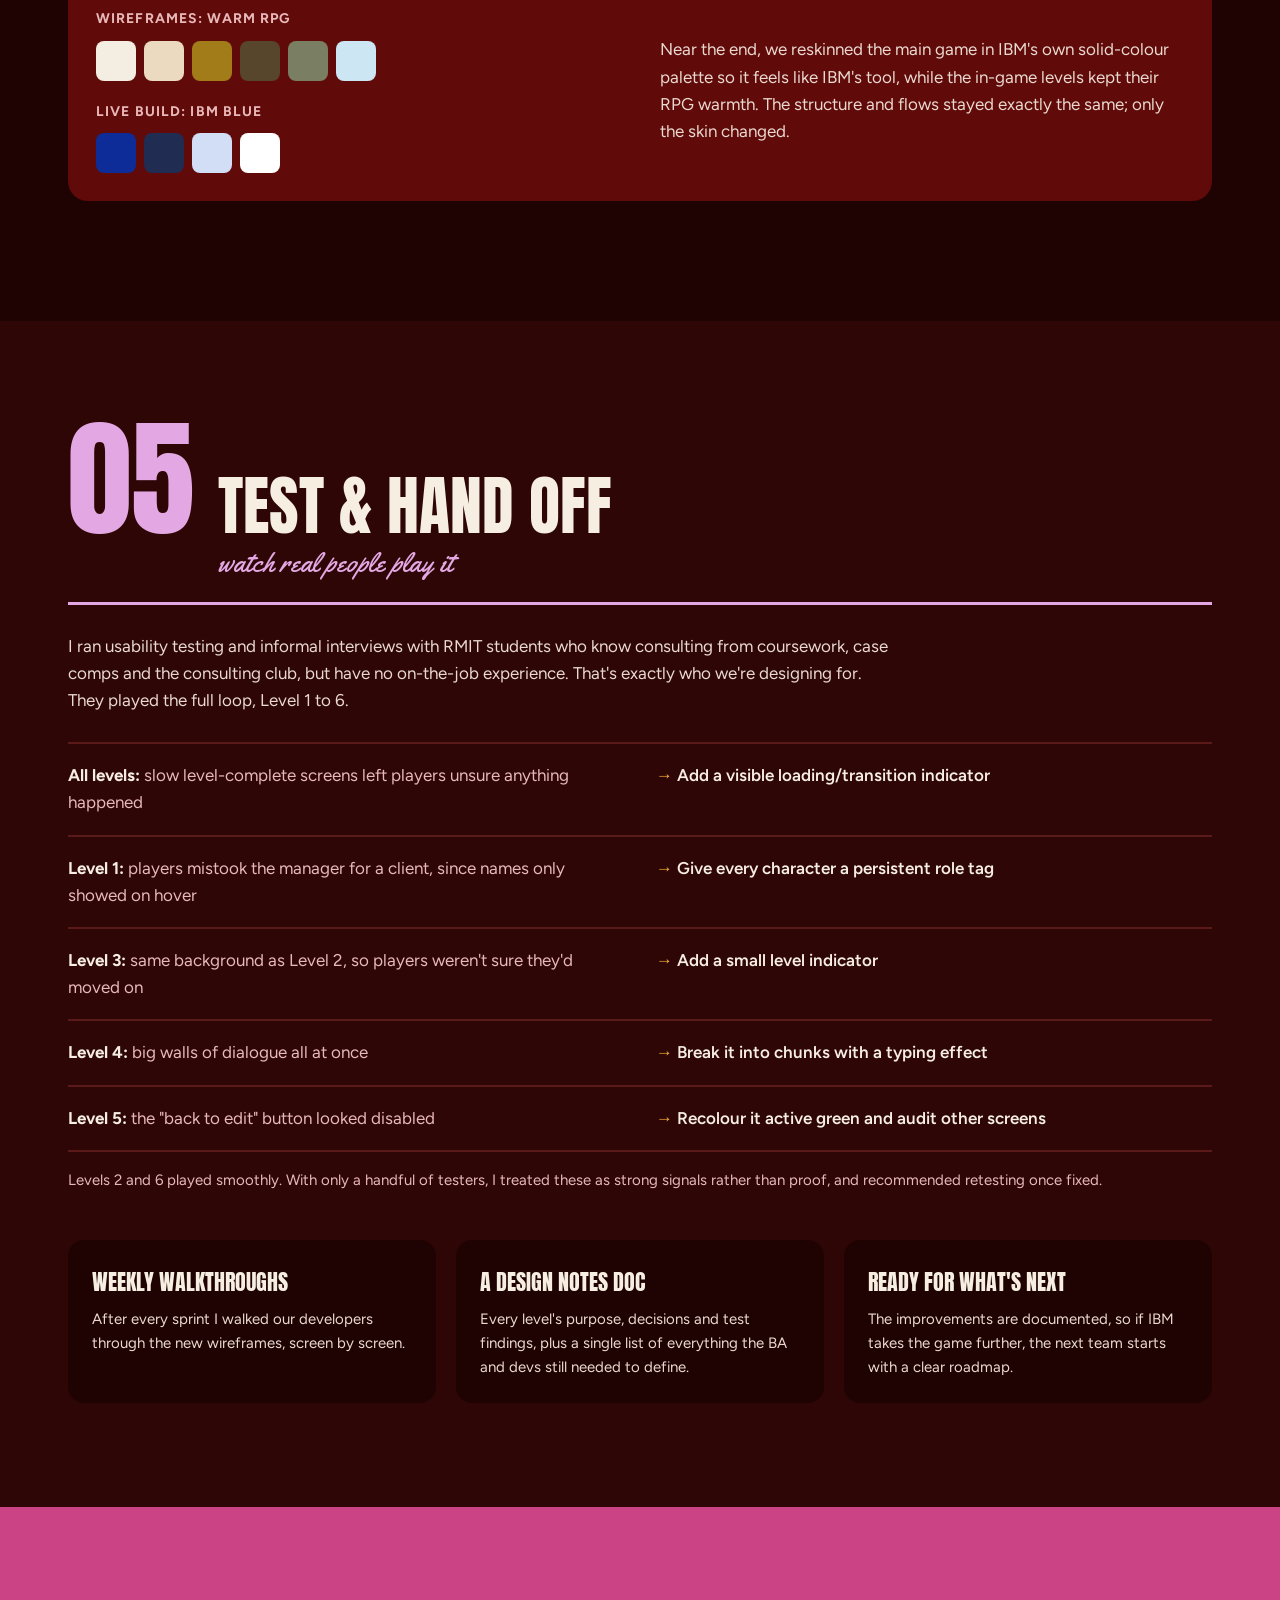
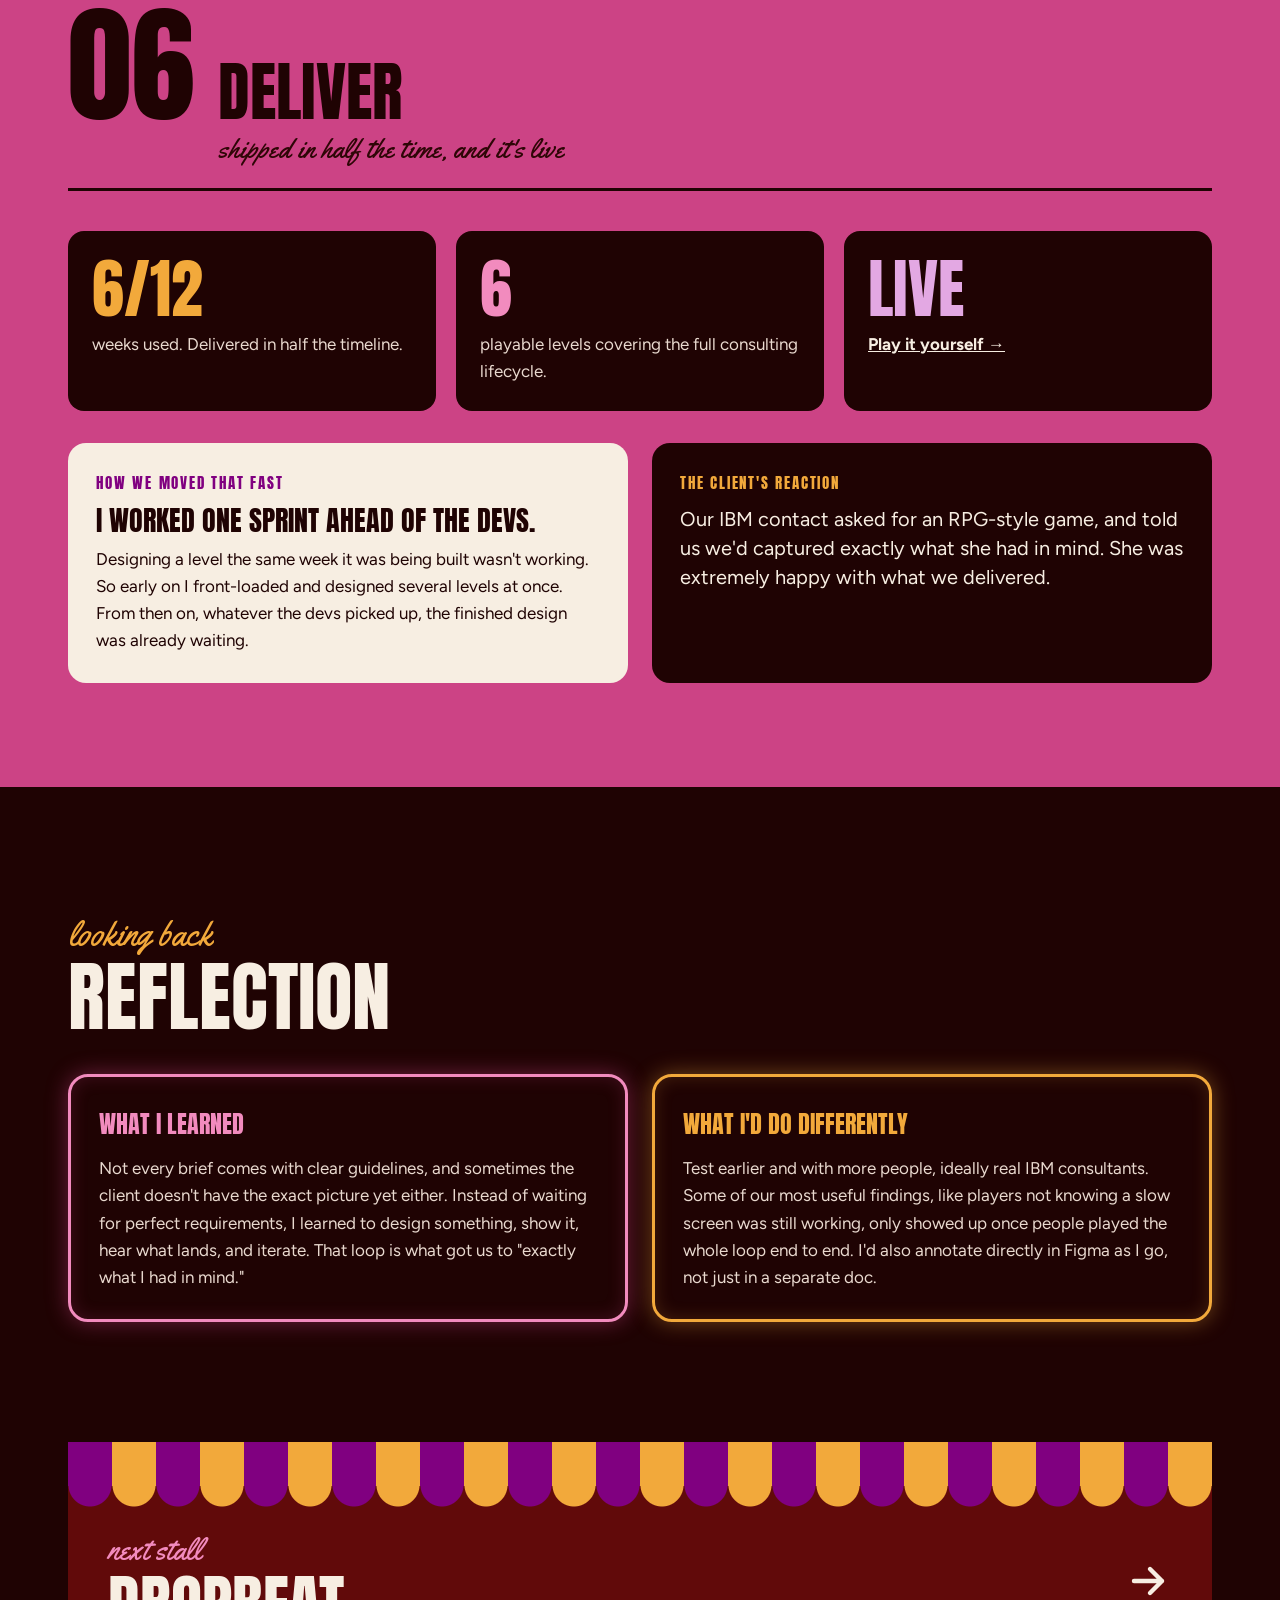
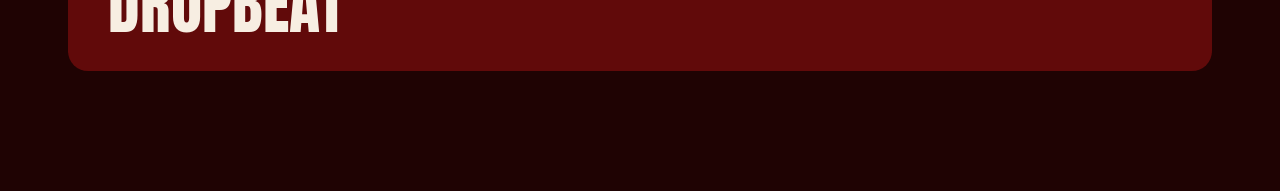
<file: ibm.html>
<!doctype html>
<html lang="en">
<head>
<meta charset="utf-8">
<meta name="viewport" content="width=device-width, initial-scale=1">
<title>IBM Consultancy 101 | Amritha Selvaganapathi</title>
<meta name="description" content="Case study: designing an RPG training game for IBM's new graduate consultants.">
<meta property="og:type" content="website">
<meta property="og:site_name" content="Amritha Selvaganapathi">
<meta property="og:title" content="IBM Consultancy 101 | Amritha Selvaganapathi">
<meta property="og:description" content="Case study: designing an RPG training game for IBM's new graduate consultants.">
<meta property="og:url" content="https://amritha-portfolio-two.vercel.app/ibm.html">
<meta property="og:image" content="https://amritha-portfolio-two.vercel.app/images/og-preview.jpg">
<meta property="og:image:width" content="1200">
<meta property="og:image:height" content="627">
<meta name="twitter:card" content="summary_large_image">
<link rel="canonical" href="https://amritha-portfolio-two.vercel.app/ibm.html">
<meta name="theme-color" content="#1F0303">
<link rel="icon" href="data:image/svg+xml,%3Csvg xmlns='http://www.w3.org/2000/svg' viewBox='0 0 100 100'%3E%3Crect width='100' height='100' rx='22' fill='%231F0303'/%3E%3Ctext x='50' y='72' font-size='64' text-anchor='middle' fill='%23F28BBE' font-family='Georgia,serif' font-style='italic'%3Ea%3C/text%3E%3C/svg%3E">
<link rel="preload" href="fonts/anton-latin-400-normal.woff2" as="font" type="font/woff2" crossorigin>
<link rel="stylesheet" href="fonts/fonts.css">
<style>
body{margin:0;background:#1F0303}
a{color:#F7EEE2}a:hover{color:#F28BBE}
@keyframes nmMarquee{from{transform:translateX(0)}to{transform:translateX(-50%)}}
.nm-marquee{animation:nmMarquee 30s linear infinite}
@media (prefers-reduced-motion: reduce){.nm-marquee{animation:none}}
</style>
<style>html{scroll-behavior:smooth}*{box-sizing:border-box}img{max-width:100%}</style>
</head>
<body>
<div style="min-height: 100vh; overflow-x: hidden; background: #1F0303; color: #F7EEE2; font-family: 'Figtree', sans-serif; font-size: 17px; line-height: 1.6">

<div aria-hidden="true" style="height: 34px; background: radial-gradient(circle at 17px 20px, #FFD27A 5px, rgba(242, 169, 59, 0.45) 9px, transparent 15px) 0 0 / 34px 34px repeat-x, linear-gradient(#5A2A10, #5A2A10) 0 10px / 100% 2px no-repeat"></div>

<header>
<nav aria-label="Main" style="max-width: 1240px; margin: 0 auto; padding: 14px clamp(16px, 4vw, 48px); display: flex; flex-wrap: wrap; align-items: center; justify-content: space-between; gap: 16px">
<a href="index.html" style="font-family: 'Yellowtail', cursive; font-size: 36px; line-height: 1; text-decoration: none; color: #F28BBE; text-shadow: 0 0 14px rgba(204, 67, 133, 0.8)">amritha</a>
<a href="index.html" style="display: inline-flex; align-items: center; gap: 8px; min-height: 44px; padding: 0 16px; border: 2px solid #F7EEE2; border-radius: 6px; box-sizing: border-box; text-decoration: none; font-family: 'Anton', sans-serif; font-size: 17px; letter-spacing: 0.06em">
<svg width="18" height="18" viewBox="0 0 24 24" fill="none" stroke="currentColor" stroke-width="2.4" stroke-linecap="round" stroke-linejoin="round" aria-hidden="true"><path d="M19 12H5M11 18l-6-6 6-6"></path></svg>BACK TO THE MARKET</a>
</nav>
</header>

<section style="max-width: 1240px; margin: 0 auto; padding: clamp(40px, 7vw, 80px) clamp(16px, 4vw, 48px) 0; display: flex; flex-wrap: wrap; gap: 40px 56px; align-items: center">
<div style="flex: 1 1 520px; min-width: 0">
<div style="display: inline-block; background: #F2A93B; color: #1F0303; font-family: 'Anton', sans-serif; letter-spacing: 0.06em; font-size: 16px; padding: 5px 14px; border-radius: 4px">STALL 01 · CLIENT: IBM</div>
<h1 style="margin: 22px 0 0; font-family: 'Anton', sans-serif; font-weight: 400; font-size: clamp(48px, 5.4vw, 84px); line-height: 0.9; overflow-wrap: break-word">IBM<br>CONSULTANCY 101</h1>
<p style="margin: 24px 0 0; font-size: clamp(20px, 2.2vw, 25px); line-height: 1.4; max-width: 620px; color: #E9D9CF">How do you teach a brand-new consultant to close a deal? Turns out, you make it a game.</p>
<p style="margin: 6px 0 0; font-family: 'Yellowtail', cursive; font-size: 34px; color: #F28BBE; text-shadow: 0 0 14px rgba(204, 67, 133, 0.7)">and you get me to design it</p>
<a target="_blank" rel="noopener" href="https://ibm-ai-powered-consulting-game-fron.vercel.app/" style="margin-top: 26px; display: inline-flex; align-items: center; gap: 10px; min-height: 54px; padding: 0 28px; background: #F2A93B; color: #1F0303; text-decoration: none; font-family: 'Anton', sans-serif; font-size: 19px; letter-spacing: 0.05em; border-radius: 8px">PLAY THE LIVE GAME
<svg width="18" height="18" viewBox="0 0 24 24" fill="none" stroke="currentColor" stroke-width="2.4" stroke-linecap="round" stroke-linejoin="round" aria-hidden="true"><path d="M7 17L17 7M8 7h9v9"></path></svg>
</a>
</div>
<figure style="margin: 0; flex: 1 1 380px; min-width: 0">
<img src="images/ibm-live-lobby.jpg" alt="The live game's lobby: six level rooms laid out on one floor, each with a replay button" style="width: 100%; height: auto; display: block; border-radius: 16px; border: 3px solid #F2A93B; box-shadow: 0 0 40px rgba(242, 169, 59, 0.35); transform: rotate(1.5deg)">
<figcaption style="margin-top: 14px; font-family: 'Yellowtail', cursive; font-size: 26px; color: #F2A93B; text-align: center">the lobby: your whole journey on one floor</figcaption>
</figure>
</section>

<section style="max-width: 1240px; margin: 0 auto; padding: clamp(40px, 5vw, 56px) clamp(16px, 4vw, 48px) 0">
<dl style="margin: 0; display: grid; grid-template-columns: repeat(auto-fit, minmax(min(100%, 200px), 1fr)); gap: 0; border-top: 3px solid #CC4385; border-bottom: 3px solid #CC4385">
<div style="padding: 20px 20px 20px 0"><dt style="font-family: 'Anton', sans-serif; font-size: 14px; letter-spacing: 0.1em; color: #F2A93B">CLIENT</dt><dd style="margin: 4px 0 0; font-weight: 600">IBM, via RMIT capstone</dd></div>
<div style="padding: 20px 20px 20px 0"><dt style="font-family: 'Anton', sans-serif; font-size: 14px; letter-spacing: 0.1em; color: #F2A93B">MY ROLE</dt><dd style="margin: 4px 0 0; font-weight: 600">UX Designer, all UX + visual design</dd></div>
<div style="padding: 20px 20px 20px 0"><dt style="font-family: 'Anton', sans-serif; font-size: 14px; letter-spacing: 0.1em; color: #F2A93B">TEAM</dt><dd style="margin: 4px 0 0; font-weight: 600">PM, BA, 2 devs and me</dd></div>
<div style="padding: 20px 20px 20px 0"><dt style="font-family: 'Anton', sans-serif; font-size: 14px; letter-spacing: 0.1em; color: #F2A93B">TIMELINE</dt><dd style="margin: 4px 0 0; font-weight: 600">12-week timeline, delivered in <span style="color: #F28BBE">6</span>, in agile sprints</dd></div>
<div style="padding: 20px 0"><dt style="font-family: 'Anton', sans-serif; font-size: 14px; letter-spacing: 0.1em; color: #F2A93B">TOOLS</dt><dd style="margin: 4px 0 0; font-weight: 600">Figma</dd></div>
</dl>
</section>

<section id="problem" style="max-width: 1240px; margin: 0 auto; padding: clamp(80px, 10vw, 120px) clamp(16px, 4vw, 48px) 0">
<p style="margin: 0; font-family: 'Yellowtail', cursive; font-size: 34px; color: #F2A93B">first things first</p>
<h2 style="margin: 0; font-family: 'Anton', sans-serif; font-weight: 400; font-size: clamp(48px, 7vw, 96px); line-height: 0.92">THE PROBLEM</h2>
<div style="margin-top: 40px; display: grid; grid-template-columns: repeat(auto-fit, minmax(min(100%, 340px), 1fr)); gap: 32px 56px; align-items: start">
<div>
<p style="margin: 0; font-size: 20px; line-height: 1.55">New graduates joining IBM's consulting practice usually learn the job on the job: finding leads, cold emails, client meetings, objections, contracts, all for the first time in front of real clients on real, high-stakes projects.</p>
<p style="margin: 18px 0 0; color: #E9D9CF">Reading about consulting is easy. Knowing what to say when a client pushes back is not, and there was nowhere to practise that safely.</p>
<div style="margin-top: 26px; padding: 22px 24px; background: #610A0A; border-radius: 16px">
<div style="font-family: 'Anton', sans-serif; font-size: 14px; letter-spacing: 0.12em; color: #F2A93B">FROM IBM'S BRIEF</div>
<p style="margin: 8px 0 0; font-size: 19px; line-height: 1.45; font-style: italic">"Give trainee consultants a repeatable, low-stakes way to fail and improve before ever facing a real client."</p>
</div>
</div>
<div style="border: 3px solid #F28BBE; border-radius: 22px; padding: 30px 28px; box-shadow: 0 0 26px rgba(204, 67, 133, 0.5), inset 0 0 22px rgba(204, 67, 133, 0.25)">
<div style="font-family: 'Anton', sans-serif; font-size: 15px; letter-spacing: 0.12em; color: #F28BBE">HOW MIGHT WE…</div>
<p style="margin: 12px 0 0; font-family: 'Anton', sans-serif; font-size: clamp(28px, 3.2vw, 40px); line-height: 1.1">give new consultants a safe place to practise the whole lifecycle before they meet a real client?</p>
<div style="margin-top: 22px; display: flex; flex-wrap: wrap; gap: 10px">
<span style="border: 2px solid #F2A93B; color: #F2A93B; border-radius: 999px; padding: 6px 14px; font-weight: 600; font-size: 15px">Who: new grads &amp; trainees</span>
<span style="border: 2px solid #F2A93B; color: #F2A93B; border-radius: 999px; padding: 6px 14px; font-weight: 600; font-size: 15px">Experience: little to none</span>
<span style="border: 2px solid #F2A93B; color: #F2A93B; border-radius: 999px; padding: 6px 14px; font-weight: 600; font-size: 15px">Where: desktop browser</span>
</div>
</div>
</div>
</section>

<section id="solution" style="max-width: 1240px; margin: 0 auto; padding: clamp(80px, 10vw, 120px) clamp(16px, 4vw, 48px) 0">
<p style="margin: 0; font-family: 'Yellowtail', cursive; font-size: 34px; color: #F2A93B">the short version</p>
<h2 style="margin: 0; font-family: 'Anton', sans-serif; font-weight: 400; font-size: clamp(48px, 7vw, 96px); line-height: 0.92">THE SOLUTION</h2>
<div style="margin-top: 40px; display: grid; grid-template-columns: repeat(auto-fit, minmax(min(100%, 340px), 1fr)); gap: 32px 56px; align-items: center">
<div>
<p style="margin: 0; font-size: 20px; line-height: 1.55">A web-based 2D role-playing game set in an office. Each stage of a real consulting engagement is a level. Talk to people, write the email, run the meeting, negotiate, and close the deal, all before meeting a real client.</p>
<ul style="margin: 24px 0 0; padding: 0; list-style: none; display: flex; flex-direction: column; gap: 14px">
<li style="display: flex; gap: 14px; align-items: baseline"><span style="font-family: 'Anton', sans-serif; color: #F28BBE; font-size: 20px">✦</span><span><strong>Six levels</strong> that follow the real lifecycle, from first lead to signed contract</span></li>
<li style="display: flex; gap: 14px; align-items: baseline"><span style="font-family: 'Anton', sans-serif; color: #F28BBE; font-size: 20px">✦</span><span><strong>A mix of multiple choice, free text and AI replies</strong>, so every conversation feels different</span></li>
<li style="display: flex; gap: 14px; align-items: baseline"><span style="font-family: 'Anton', sans-serif; color: #F28BBE; font-size: 20px">✦</span><span><strong>Gets more serious as you go</strong>, from playful game rooms to real client documents</span></li>
</ul>
</div>
<figure style="margin: 0">
<img src="images/ibm-live-level1.jpg" alt="Live build of Level 1, Find a Lead: an office common area with characters to talk to" style="width: 100%; height: auto; display: block; border-radius: 16px; border: 2px solid #5A1A1A">
<figcaption style="margin-top: 10px; font-family: 'Yellowtail', cursive; font-size: 26px; color: #F28BBE">level 1, live: go find a lead</figcaption>
</figure>
</div>
</section>

<div aria-hidden="true" style="margin-top: clamp(80px, 10vw, 120px); background: #F2A93B; color: #1F0303; transform: rotate(-1.5deg); margin-left: -40px; margin-right: -40px; padding: 14px 0; white-space: nowrap; overflow: hidden; font-family: 'Anton', sans-serif; font-size: clamp(22px, 2.6vw, 32px); letter-spacing: 0.05em">
<div class="nm-marquee" style="display: inline-flex; width: max-content">
<span style="padding-right: 0.5em">DISCOVER ✦ DEFINE ✦ STRUCTURE ✦ DESIGN ✦ TEST &amp; HAND OFF ✦ DELIVER ✦ DISCOVER ✦ DEFINE ✦ STRUCTURE ✦ DESIGN ✦ TEST &amp; HAND OFF ✦ DELIVER ✦</span>
<span style="padding-right: 0.5em">DISCOVER ✦ DEFINE ✦ STRUCTURE ✦ DESIGN ✦ TEST &amp; HAND OFF ✦ DELIVER ✦ DISCOVER ✦ DEFINE ✦ STRUCTURE ✦ DESIGN ✦ TEST &amp; HAND OFF ✦ DELIVER ✦</span>
</div>
</div>

<section id="process" style="max-width: 1240px; margin: 0 auto; padding: clamp(72px, 9vw, 104px) clamp(16px, 4vw, 48px) 0">
<p style="margin: 0; font-family: 'Yellowtail', cursive; font-size: 34px; color: #F28BBE">how I got there</p>
<h2 style="margin: 0; font-family: 'Anton', sans-serif; font-weight: 400; font-size: clamp(48px, 7vw, 96px); line-height: 0.92">THE PROCESS</h2>
<nav aria-label="Process stages">
<ol style="list-style: none; margin: 48px 0 0; padding: 0; display: grid; grid-template-columns: repeat(auto-fit, minmax(min(100%, 160px), 1fr)); gap: 28px 16px">
<li style="border-top: 6px solid #F2A93B; padding-top: 18px; position: relative"><span aria-hidden="true" style="position: absolute; top: -17px; left: 0; width: 28px; height: 28px; border-radius: 999px; background: #1F0303; border: 6px solid #F2A93B; box-sizing: border-box"></span><a href="#discover" style="text-decoration: none; display: block; min-height: 44px"><div style="font-family: 'Anton', sans-serif; font-size: 15px; letter-spacing: 0.1em; color: #F2A93B">01</div><div style="font-family: 'Anton', sans-serif; font-size: 24px; line-height: 1.1">DISCOVER</div></a></li>
<li style="border-top: 6px solid #F2A93B; padding-top: 18px; position: relative"><span aria-hidden="true" style="position: absolute; top: -17px; left: 0; width: 28px; height: 28px; border-radius: 999px; background: #1F0303; border: 6px solid #F2A93B; box-sizing: border-box"></span><a href="#define" style="text-decoration: none; display: block; min-height: 44px"><div style="font-family: 'Anton', sans-serif; font-size: 15px; letter-spacing: 0.1em; color: #F2A93B">02</div><div style="font-family: 'Anton', sans-serif; font-size: 24px; line-height: 1.1">DEFINE</div></a></li>
<li style="border-top: 6px solid #F28BBE; padding-top: 18px; position: relative"><span aria-hidden="true" style="position: absolute; top: -17px; left: 0; width: 28px; height: 28px; border-radius: 999px; background: #1F0303; border: 6px solid #F28BBE; box-sizing: border-box"></span><a href="#structure" style="text-decoration: none; display: block; min-height: 44px"><div style="font-family: 'Anton', sans-serif; font-size: 15px; letter-spacing: 0.1em; color: #F28BBE">03</div><div style="font-family: 'Anton', sans-serif; font-size: 24px; line-height: 1.1">STRUCTURE</div></a></li>
<li style="border-top: 6px solid #F28BBE; padding-top: 18px; position: relative"><span aria-hidden="true" style="position: absolute; top: -17px; left: 0; width: 28px; height: 28px; border-radius: 999px; background: #1F0303; border: 6px solid #F28BBE; box-sizing: border-box"></span><a href="#design" style="text-decoration: none; display: block; min-height: 44px"><div style="font-family: 'Anton', sans-serif; font-size: 15px; letter-spacing: 0.1em; color: #F28BBE">04</div><div style="font-family: 'Anton', sans-serif; font-size: 24px; line-height: 1.1">DESIGN</div></a></li>
<li style="border-top: 6px solid #E3A8E3; padding-top: 18px; position: relative"><span aria-hidden="true" style="position: absolute; top: -17px; left: 0; width: 28px; height: 28px; border-radius: 999px; background: #1F0303; border: 6px solid #E3A8E3; box-sizing: border-box"></span><a href="#test" style="text-decoration: none; display: block; min-height: 44px"><div style="font-family: 'Anton', sans-serif; font-size: 15px; letter-spacing: 0.1em; color: #E3A8E3">05</div><div style="font-family: 'Anton', sans-serif; font-size: 24px; line-height: 1.1">TEST &amp; HAND OFF</div></a></li>
<li style="border-top: 6px dashed #F7EEE2; padding-top: 18px; position: relative"><span aria-hidden="true" style="position: absolute; top: -17px; left: 0; width: 28px; height: 28px; border-radius: 999px; background: #F7EEE2; box-shadow: 0 0 18px rgba(247, 238, 226, 0.7)"></span><a href="#deliver" style="text-decoration: none; display: block; min-height: 44px"><div style="font-family: 'Anton', sans-serif; font-size: 15px; letter-spacing: 0.1em; color: #F7EEE2">06</div><div style="font-family: 'Anton', sans-serif; font-size: 24px; line-height: 1.1">DELIVER</div></a></li>
</ol>
</nav>
</section>

<section id="discover" style="max-width: 1240px; margin: 0 auto; padding: clamp(80px, 10vw, 120px) clamp(16px, 4vw, 48px) 0">
<div style="display: flex; flex-wrap: wrap; align-items: baseline; gap: 8px 24px; border-bottom: 3px solid #F2A93B; padding-bottom: 16px">
<span style="font-family: 'Anton', sans-serif; font-size: clamp(72px, 10vw, 128px); line-height: 0.85; color: #F2A93B">01</span>
<div>
<h3 style="margin: 0; font-family: 'Anton', sans-serif; font-weight: 400; font-size: clamp(36px, 5vw, 64px); line-height: 0.95">DISCOVER</h3>
<p style="margin: 4px 0 0; font-family: 'Yellowtail', cursive; font-size: 28px; color: #F2A93B">pull the brief apart</p>
</div>
</div>
<div style="margin-top: 36px; display: grid; grid-template-columns: repeat(auto-fit, minmax(min(100%, 340px), 1fr)); gap: 32px 56px; align-items: start">
<div>
<div style="font-family: 'Anton', sans-serif; font-size: 15px; letter-spacing: 0.12em; color: #F2A93B">WHAT I DID</div>
<ul style="margin: 14px 0 0; padding-left: 20px; display: flex; flex-direction: column; gap: 12px; color: #E9D9CF">
<li>Unpacked IBM's brief: an RPG-style simulation covering the full consulting loop, from finding a lead to closing a contract.</li>
<li>Worked closely with our BA, who led the domain research. She walked me through the consulting lifecycle and the requirements she captured in our SRS, so design and requirements started from the same understanding.</li>
<li>Pinned down who we were designing for: new grads and trainees with little or no consulting experience, playing on a desktop browser.</li>
</ul>
</div>
<div style="border: 3px solid #F2A93B; border-radius: 22px; padding: 28px; box-shadow: 0 0 22px rgba(242, 169, 59, 0.4), inset 0 0 18px rgba(242, 169, 59, 0.18)">
<div style="font-family: 'Anton', sans-serif; font-size: 15px; letter-spacing: 0.12em; color: #F2A93B">THE LINE IN THE BRIEF THAT SHAPED EVERYTHING</div>
<p style="margin: 12px 0 0; font-family: 'Anton', sans-serif; font-size: clamp(24px, 2.6vw, 32px); line-height: 1.15">"A player with no consulting background can complete a full engagement loop unaided."</p>
<p style="margin: 14px 0 0; color: #E9D9CF">So the guidance had to live inside the design itself. No manual, no tutor in the room.</p>
</div>
</div>
</section>

<section id="define" style="max-width: 1240px; margin: 0 auto; padding: clamp(80px, 10vw, 120px) clamp(16px, 4vw, 48px) 0">
<div style="display: flex; flex-wrap: wrap; align-items: baseline; gap: 8px 24px; border-bottom: 3px solid #F2A93B; padding-bottom: 16px">
<span style="font-family: 'Anton', sans-serif; font-size: clamp(72px, 10vw, 128px); line-height: 0.85; color: #F2A93B">02</span>
<div>
<h3 style="margin: 0; font-family: 'Anton', sans-serif; font-weight: 400; font-size: clamp(36px, 5vw, 64px); line-height: 0.95">DEFINE</h3>
<p style="margin: 4px 0 0; font-family: 'Yellowtail', cursive; font-size: 28px; color: #F2A93B">set the rules of the game</p>
</div>
</div>
<div style="margin-top: 36px; font-family: 'Anton', sans-serif; font-size: 15px; letter-spacing: 0.12em; color: #F28BBE">THREE DESIGN PRINCIPLES</div>
<div style="margin-top: 16px; display: grid; grid-template-columns: repeat(auto-fit, minmax(min(100%, 300px), 1fr)); gap: 20px">
<div style="border: 3px solid #F28BBE; border-radius: 20px; padding: 26px 24px; box-shadow: 0 0 22px rgba(204, 67, 133, 0.45), inset 0 0 18px rgba(204, 67, 133, 0.2)">
<div style="font-family: 'Anton', sans-serif; font-size: 30px; line-height: 1.05">IT HAS TO FEEL LIKE A GAME</div>
<p style="margin: 10px 0 0; color: #E9D9CF">Interactive, explorable, with XP, badges and progress, not a training module in disguise.</p>
</div>
<div style="border: 3px solid #F2A93B; border-radius: 20px; padding: 26px 24px; box-shadow: 0 0 22px rgba(242, 169, 59, 0.4), inset 0 0 18px rgba(242, 169, 59, 0.18)">
<div style="font-family: 'Anton', sans-serif; font-size: 30px; line-height: 1.05">LOW STAKES, LOW PRESSURE</div>
<p style="margin: 10px 0 0; color: #E9D9CF">That's how people actually learn. No leaderboard, no public ranking, room to get it wrong.</p>
</div>
<div style="border: 3px solid #E3A8E3; border-radius: 20px; padding: 26px 24px; box-shadow: 0 0 22px rgba(128, 0, 128, 0.65), inset 0 0 18px rgba(128, 0, 128, 0.4)">
<div style="font-family: 'Anton', sans-serif; font-size: 30px; line-height: 1.05">BUT IT STILL HAS TO TEACH</div>
<p style="margin: 10px 0 0; color: #E9D9CF">Fun on top, informative underneath. Every level guides you through a real consulting skill.</p>
</div>
</div>
<p style="margin: 28px 0 0; color: #E9D9CF; max-width: 820px">Alongside the wireframes, I kept a design notes document level by level, separating <strong style="color: #F2A93B">confirmed decisions</strong>, <strong style="color: #F28BBE">my own recommendations</strong>, and <strong style="color: #E3A8E3">open questions for the BA and devs</strong>. Everyone always knew what was actually agreed.</p>
</section>

<section id="structure" style="max-width: 1240px; margin: 0 auto; padding: clamp(80px, 10vw, 120px) clamp(16px, 4vw, 48px) 0">
<div style="display: flex; flex-wrap: wrap; align-items: baseline; gap: 8px 24px; border-bottom: 3px solid #F28BBE; padding-bottom: 16px">
<span style="font-family: 'Anton', sans-serif; font-size: clamp(72px, 10vw, 128px); line-height: 0.85; color: #F28BBE">03</span>
<div>
<h3 style="margin: 0; font-family: 'Anton', sans-serif; font-weight: 400; font-size: clamp(36px, 5vw, 64px); line-height: 0.95">STRUCTURE</h3>
<p style="margin: 4px 0 0; font-family: 'Yellowtail', cursive; font-size: 28px; color: #F28BBE">turn the lifecycle into a building</p>
</div>
</div>
<p style="margin: 28px 0 0; max-width: 800px; color: #E9D9CF">The whole product is framed as an office building. Each stage of a real engagement is a room, unlocked in order. A locked, linear path means players make as few navigation decisions as possible and feel guided, because a real engagement is one continuous loop, not a set of separate tasks.</p>
<ol style="list-style: none; margin: 32px 0 0; padding: 0; display: grid; grid-template-columns: repeat(auto-fit, minmax(min(100%, 340px), 1fr)); gap: 16px">
<li style="background: #610A0A; border-radius: 14px; padding: 22px 20px; border-left: 0; display: flex; gap: 16px"><span style="font-family: 'Anton', sans-serif; font-size: 40px; line-height: 1; color: #F2A93B">L1</span><div><div style="font-family: 'Anton', sans-serif; font-size: 22px; line-height: 1.1">FIND A LEAD</div><p style="margin: 6px 0 0; font-size: 15px; color: #E9D9CF">Walk the office and talk to everyone to find a lead worth pursuing.</p></div></li>
<li style="background: #610A0A; border-radius: 14px; padding: 22px 20px; display: flex; gap: 16px"><span style="font-family: 'Anton', sans-serif; font-size: 40px; line-height: 1; color: #F2A93B">L2</span><div><div style="font-family: 'Anton', sans-serif; font-size: 22px; line-height: 1.1">OUTREACH</div><p style="margin: 6px 0 0; font-size: 15px; color: #E9D9CF">Look them up, find their email, and write a cold email good enough to get a reply.</p></div></li>
<li style="background: #610A0A; border-radius: 14px; padding: 22px 20px; display: flex; gap: 16px"><span style="font-family: 'Anton', sans-serif; font-size: 40px; line-height: 1; color: #F2A93B">L3</span><div><div style="font-family: 'Anton', sans-serif; font-size: 22px; line-height: 1.1">PREPARE FOR THE MEETING</div><p style="margin: 6px 0 0; font-size: 15px; color: #E9D9CF">Review the client's file, set objectives, prep questions, and get feedback first.</p></div></li>
<li style="background: #610A0A; border-radius: 14px; padding: 22px 20px; display: flex; gap: 16px"><span style="font-family: 'Anton', sans-serif; font-size: 40px; line-height: 1; color: #F28BBE">L4</span><div><div style="font-family: 'Anton', sans-serif; font-size: 22px; line-height: 1.1">CLIENT MEETING</div><p style="margin: 6px 0 0; font-size: 15px; color: #E9D9CF">A real back-and-forth conversation, scored on relationship, trust, understanding and more.</p></div></li>
<li style="background: #610A0A; border-radius: 14px; padding: 22px 20px; display: flex; gap: 16px"><span style="font-family: 'Anton', sans-serif; font-size: 40px; line-height: 1; color: #F28BBE">L5</span><div><div style="font-family: 'Anton', sans-serif; font-size: 22px; line-height: 1.1">PROPOSAL &amp; NEGOTIATION</div><p style="margin: 6px 0 0; font-size: 15px; color: #E9D9CF">Build the proposal, then handle up to three rounds of client objections.</p></div></li>
<li style="background: #610A0A; border-radius: 14px; padding: 22px 20px; display: flex; gap: 16px"><span style="font-family: 'Anton', sans-serif; font-size: 40px; line-height: 1; color: #F28BBE">L6</span><div><div style="font-family: 'Anton', sans-serif; font-size: 22px; line-height: 1.1">CLOSE THE DEAL</div><p style="margin: 6px 0 0; font-size: 15px; color: #E9D9CF">Write the contract terms and talk the client through their final concerns.</p></div></li>
</ol>

<div style="margin-top: 48px; font-family: 'Anton', sans-serif; font-size: 15px; letter-spacing: 0.12em; color: #F28BBE">WIREFRAME → LIVE BUILD</div>
<div style="margin-top: 16px; display: grid; grid-template-columns: repeat(auto-fit, minmax(min(100%, 340px), 1fr)); gap: 28px">
<div style="background: #610A0A; border-radius: 18px; padding: 18px">
<div style="display: grid; grid-template-columns: repeat(2, minmax(0, 1fr)); gap: 10px">
<img src="images/ibm-wireframe-lift.jpg" alt="Wireframe: lift doors labelled IBM Consultancy 101" style="width: 100%; aspect-ratio: 4 / 3; object-fit: cover; display: block; border-radius: 10px">
<img src="images/ibm-live-lift.jpg" alt="Live build: the lift entrance in IBM blue" style="width: 100%; aspect-ratio: 4 / 3; object-fit: cover; display: block; border-radius: 10px">
</div>
<div style="margin-top: 14px; font-family: 'Anton', sans-serif; font-size: 22px">THE LIFT</div>
<p style="margin: 6px 0 0; font-size: 15px; color: #E9D9CF">Entering the game is styled as taking a lift up, so it feels like being transported into the office, not logging into a website. We later <strong style="color: #F7EEE2">cut the sign-in and sign-up pages</strong>: for an in-company training tool they were just extra steps.</p>
</div>
<div style="background: #610A0A; border-radius: 18px; padding: 18px">
<div style="display: grid; grid-template-columns: repeat(2, minmax(0, 1fr)); gap: 10px">
<img src="images/ibm-wireframe-lobby.jpg" alt="Wireframe: isometric dollhouse view of the office showing six level rooms and a progress panel" style="width: 100%; aspect-ratio: 4 / 3; object-fit: cover; display: block; border-radius: 10px">
<img src="images/ibm-live-lobby.jpg" alt="Live build: the lobby with six level rooms in IBM colours" style="width: 100%; aspect-ratio: 4 / 3; object-fit: cover; display: block; border-radius: 10px">
</div>
<div style="margin-top: 14px; font-family: 'Anton', sans-serif; font-size: 22px">THE LOBBY</div>
<p style="margin: 6px 0 0; font-size: 15px; color: #E9D9CF">An isometric "dollhouse" view of the floor, so players can see their entire journey before they start it, with XP, badges and progress alongside.</p>
</div>
</div>
</section>

<section id="design" style="max-width: 1240px; margin: 0 auto; padding: clamp(80px, 10vw, 120px) clamp(16px, 4vw, 48px) 0">
<div style="display: flex; flex-wrap: wrap; align-items: baseline; gap: 8px 24px; border-bottom: 3px solid #F28BBE; padding-bottom: 16px">
<span style="font-family: 'Anton', sans-serif; font-size: clamp(72px, 10vw, 128px); line-height: 0.85; color: #F28BBE">04</span>
<div>
<h3 style="margin: 0; font-family: 'Anton', sans-serif; font-weight: 400; font-size: clamp(36px, 5vw, 64px); line-height: 0.95">DESIGN</h3>
<p style="margin: 4px 0 0; font-family: 'Yellowtail', cursive; font-size: 28px; color: #F28BBE">playful at first, serious by the end</p>
</div>
</div>

<div style="margin-top: 36px; display: grid; grid-template-columns: repeat(auto-fit, minmax(min(100%, 340px), 1fr)); gap: 32px 56px; align-items: center">
<div style="border: 3px solid #F28BBE; border-radius: 22px; padding: 30px 28px; box-shadow: 0 0 26px rgba(204, 67, 133, 0.5), inset 0 0 22px rgba(204, 67, 133, 0.25)">
<div style="font-family: 'Anton', sans-serif; font-size: 15px; letter-spacing: 0.12em; color: #F28BBE">THE BIG IDEA</div>
<p style="margin: 10px 0 0; font-family: 'Anton', sans-serif; font-size: clamp(30px, 3.4vw, 44px); line-height: 1.05">THE GAME GETS MORE SERIOUS AS YOU GO.</p>
<p style="margin: 14px 0 0; color: #E9D9CF">Early levels live inside cosy game rooms to keep things low-stakes while players learn the patterns. By Levels 5 and 6, players are producing real client-facing documents, so the room disappears and the screen becomes a real professional tool, closer to what the job actually looks like.</p>
</div>
<figure style="margin: 0">
<img src="images/ibm-live-level5.jpg" alt="Live build of Level 5: a full-page Proposal Builder with client context in a side panel" style="width: 100%; height: auto; display: block; border-radius: 16px; border: 2px solid #5A1A1A">
<figcaption style="margin-top: 10px; font-family: 'Yellowtail', cursive; font-size: 26px; color: #F28BBE">level 5: no room, just the real work</figcaption>
</figure>
</div>

<div style="margin-top: 48px; display: grid; grid-template-columns: repeat(auto-fit, minmax(min(100%, 300px), 1fr)); gap: 20px">
<div style="background: #610A0A; border-radius: 16px; padding: 24px">
<div style="font-family: 'Anton', sans-serif; font-size: 22px">LEARN IT ONCE</div>
<p style="margin: 8px 0 0; font-size: 15px; color: #E9D9CF">Same card styles, buttons and spacing across every level, so players only learn each pattern once.</p>
</div>
<div style="background: #610A0A; border-radius: 16px; padding: 24px">
<div style="font-family: 'Anton', sans-serif; font-size: 22px">PORTRAITS &gt; ANIMATION</div>
<p style="margin: 8px 0 0; font-size: 15px; color: #E9D9CF">With a fixed camera and side-panel chats, a few facial expressions did the job of costly animated sprites.</p>
</div>
<div style="background: #610A0A; border-radius: 16px; padding: 24px">
<div style="font-family: 'Anton', sans-serif; font-size: 22px">ONLY WHAT'S NEEDED</div>
<p style="margin: 8px 0 0; font-size: 15px; color: #E9D9CF">Every screen keeps just the information needed for the task, so nothing competes for attention.</p>
</div>
</div>

<div style="margin-top: 40px; background: #610A0A; border-radius: 20px; padding: 28px">
<div style="font-family: 'Anton', sans-serif; font-size: 15px; letter-spacing: 0.12em; color: #F2A93B">A LATE CALL: THE PALETTE</div>
<div style="margin-top: 16px; display: grid; grid-template-columns: repeat(auto-fit, minmax(min(100%, 300px), 1fr)); gap: 24px 40px; align-items: center">
<div>
<div style="font-size: 14px; font-weight: 700; letter-spacing: 0.08em; color: #E9B8B8">WIREFRAMES: WARM RPG</div>
<div aria-hidden="true" style="margin-top: 10px; display: flex; flex-wrap: wrap; gap: 8px">
<span style="width: 40px; height: 40px; border-radius: 8px; background: #F4EDE1"></span><span style="width: 40px; height: 40px; border-radius: 8px; background: #EBDAC0"></span><span style="width: 40px; height: 40px; border-radius: 8px; background: #A27C18"></span><span style="width: 40px; height: 40px; border-radius: 8px; background: #57452C"></span><span style="width: 40px; height: 40px; border-radius: 8px; background: #7A7E62"></span><span style="width: 40px; height: 40px; border-radius: 8px; background: #CCE6F4"></span>
</div>
<div style="margin-top: 20px; font-size: 14px; font-weight: 700; letter-spacing: 0.08em; color: #E9B8B8">LIVE BUILD: IBM BLUE</div>
<div aria-hidden="true" style="margin-top: 10px; display: flex; flex-wrap: wrap; gap: 8px">
<span style="width: 40px; height: 40px; border-radius: 8px; background: #0D2C97"></span><span style="width: 40px; height: 40px; border-radius: 8px; background: #202C52"></span><span style="width: 40px; height: 40px; border-radius: 8px; background: #D1DEF6"></span><span style="width: 40px; height: 40px; border-radius: 8px; background: #FFFFFF"></span>
</div>
</div>
<p style="margin: 0; color: #E9D9CF">Near the end, we reskinned the main game in IBM's own solid-colour palette so it feels like IBM's tool, while the in-game levels kept their RPG warmth. The structure and flows stayed exactly the same; only the skin changed.</p>
</div>
</div>
</section>

<section id="test" style="margin-top: clamp(80px, 10vw, 120px); background: #2E0606">
<div style="max-width: 1240px; margin: 0 auto; padding: clamp(72px, 9vw, 104px) clamp(16px, 4vw, 48px)">
<div style="display: flex; flex-wrap: wrap; align-items: baseline; gap: 8px 24px; border-bottom: 3px solid #E3A8E3; padding-bottom: 16px">
<span style="font-family: 'Anton', sans-serif; font-size: clamp(72px, 10vw, 128px); line-height: 0.85; color: #E3A8E3">05</span>
<div>
<h3 style="margin: 0; font-family: 'Anton', sans-serif; font-weight: 400; font-size: clamp(36px, 5vw, 64px); line-height: 0.95">TEST &amp; HAND OFF</h3>
<p style="margin: 4px 0 0; font-family: 'Yellowtail', cursive; font-size: 28px; color: #E3A8E3">watch real people play it</p>
</div>
</div>
<p style="margin: 28px 0 0; max-width: 820px; color: #E9D9CF">I ran usability testing and informal interviews with RMIT students who know consulting from coursework, case comps and the consulting club, but have no on-the-job experience. That's exactly who we're designing for. They played the full loop, Level 1 to 6.</p>
<div style="margin-top: 28px; display: flex; flex-direction: column; border-top: 2px solid #5A1A1A">
<div style="display: grid; grid-template-columns: repeat(auto-fit, minmax(min(100%, 280px), 1fr)); gap: 6px 32px; padding: 18px 0; border-bottom: 2px solid #5A1A1A"><span style="color: #E9B8B8"><strong style="color: #F7EEE2">All levels:</strong> slow level-complete screens left players unsure anything happened</span><span style="font-weight: 600"><span style="color: #F2A93B">→</span> Add a visible loading/transition indicator</span></div>
<div style="display: grid; grid-template-columns: repeat(auto-fit, minmax(min(100%, 280px), 1fr)); gap: 6px 32px; padding: 18px 0; border-bottom: 2px solid #5A1A1A"><span style="color: #E9B8B8"><strong style="color: #F7EEE2">Level 1:</strong> players mistook the manager for a client, since names only showed on hover</span><span style="font-weight: 600"><span style="color: #F2A93B">→</span> Give every character a persistent role tag</span></div>
<div style="display: grid; grid-template-columns: repeat(auto-fit, minmax(min(100%, 280px), 1fr)); gap: 6px 32px; padding: 18px 0; border-bottom: 2px solid #5A1A1A"><span style="color: #E9B8B8"><strong style="color: #F7EEE2">Level 3:</strong> same background as Level 2, so players weren't sure they'd moved on</span><span style="font-weight: 600"><span style="color: #F2A93B">→</span> Add a small level indicator</span></div>
<div style="display: grid; grid-template-columns: repeat(auto-fit, minmax(min(100%, 280px), 1fr)); gap: 6px 32px; padding: 18px 0; border-bottom: 2px solid #5A1A1A"><span style="color: #E9B8B8"><strong style="color: #F7EEE2">Level 4:</strong> big walls of dialogue all at once</span><span style="font-weight: 600"><span style="color: #F2A93B">→</span> Break it into chunks with a typing effect</span></div>
<div style="display: grid; grid-template-columns: repeat(auto-fit, minmax(min(100%, 280px), 1fr)); gap: 6px 32px; padding: 18px 0; border-bottom: 2px solid #5A1A1A"><span style="color: #E9B8B8"><strong style="color: #F7EEE2">Level 5:</strong> the "back to edit" button looked disabled</span><span style="font-weight: 600"><span style="color: #F2A93B">→</span> Recolour it active green and audit other screens</span></div>
</div>
<p style="margin: 16px 0 0; font-size: 15px; color: #E9B8B8">Levels 2 and 6 played smoothly. With only a handful of testers, I treated these as strong signals rather than proof, and recommended retesting once fixed.</p>

<div style="margin-top: 48px; display: grid; grid-template-columns: repeat(auto-fit, minmax(min(100%, 300px), 1fr)); gap: 20px">
<div style="background: #1F0303; border-radius: 16px; padding: 24px">
<div style="font-family: 'Anton', sans-serif; font-size: 22px">WEEKLY WALKTHROUGHS</div>
<p style="margin: 8px 0 0; font-size: 15px; color: #E9D9CF">After every sprint I walked our developers through the new wireframes, screen by screen.</p>
</div>
<div style="background: #1F0303; border-radius: 16px; padding: 24px">
<div style="font-family: 'Anton', sans-serif; font-size: 22px">A DESIGN NOTES DOC</div>
<p style="margin: 8px 0 0; font-size: 15px; color: #E9D9CF">Every level's purpose, decisions and test findings, plus a single list of everything the BA and devs still needed to define.</p>
</div>
<div style="background: #1F0303; border-radius: 16px; padding: 24px">
<div style="font-family: 'Anton', sans-serif; font-size: 22px">READY FOR WHAT'S NEXT</div>
<p style="margin: 8px 0 0; font-size: 15px; color: #E9D9CF">The improvements are documented, so if IBM takes the game further, the next team starts with a clear roadmap.</p>
</div>
</div>
</div>
</section>

<section id="deliver" style="background: #CC4385; color: #1F0303">
<div style="max-width: 1240px; margin: 0 auto; padding: clamp(72px, 9vw, 104px) clamp(16px, 4vw, 48px)">
<div style="display: flex; flex-wrap: wrap; align-items: baseline; gap: 8px 24px; border-bottom: 3px solid #1F0303; padding-bottom: 16px">
<span style="font-family: 'Anton', sans-serif; font-size: clamp(72px, 10vw, 128px); line-height: 0.85">06</span>
<div>
<h3 style="margin: 0; font-family: 'Anton', sans-serif; font-weight: 400; font-size: clamp(36px, 5vw, 64px); line-height: 0.95">DELIVER</h3>
<p style="margin: 4px 0 0; font-family: 'Yellowtail', cursive; font-size: 28px; color: #2E0606">shipped in half the time, and it's live</p>
</div>
</div>
<div style="margin-top: 40px; display: grid; grid-template-columns: repeat(auto-fit, minmax(min(100%, 240px), 1fr)); gap: 20px">
<div style="background: #1F0303; color: #F7EEE2; border-radius: 16px; padding: 26px 24px"><div style="font-family: 'Anton', sans-serif; font-size: 64px; line-height: 1; color: #F2A93B">6/12</div><p style="margin: 10px 0 0; color: #E9D9CF">weeks used. Delivered in half the timeline.</p></div>
<div style="background: #1F0303; color: #F7EEE2; border-radius: 16px; padding: 26px 24px"><div style="font-family: 'Anton', sans-serif; font-size: 64px; line-height: 1; color: #F28BBE">6</div><p style="margin: 10px 0 0; color: #E9D9CF">playable levels covering the full consulting lifecycle.</p></div>
<div style="background: #1F0303; color: #F7EEE2; border-radius: 16px; padding: 26px 24px"><div style="font-family: 'Anton', sans-serif; font-size: 64px; line-height: 1; color: #E3A8E3">LIVE</div><p style="margin: 10px 0 0; color: #E9D9CF"><a target="_blank" rel="noopener" href="https://ibm-ai-powered-consulting-game-fron.vercel.app/" style="color: #F7EEE2; font-weight: 700">Play it yourself →</a></p></div>
</div>
<div style="margin-top: 32px; display: grid; grid-template-columns: repeat(auto-fit, minmax(min(100%, 340px), 1fr)); gap: 24px">
<div style="background: #F7EEE2; border-radius: 18px; padding: 28px">
<div style="font-family: 'Anton', sans-serif; font-size: 15px; letter-spacing: 0.12em; color: #800080">HOW WE MOVED THAT FAST</div>
<p style="margin: 10px 0 0; font-family: 'Anton', sans-serif; font-size: 28px; line-height: 1.1">I WORKED ONE SPRINT AHEAD OF THE DEVS.</p>
<p style="margin: 10px 0 0">Designing a level the same week it was being built wasn't working. So early on I front-loaded and designed several levels at once. From then on, whatever the devs picked up, the finished design was already waiting.</p>
</div>
<div style="background: #1F0303; color: #F7EEE2; border-radius: 18px; padding: 28px">
<div style="font-family: 'Anton', sans-serif; font-size: 15px; letter-spacing: 0.12em; color: #F2A93B">THE CLIENT'S REACTION</div>
<p style="margin: 10px 0 0; font-size: 20px; line-height: 1.45">Our IBM contact asked for an RPG-style game, and told us we'd captured exactly what she had in mind. She was extremely happy with what we delivered.</p>
</div>
</div>
</div>
</section>

<section style="max-width: 1240px; margin: 0 auto; padding: clamp(80px, 10vw, 120px) clamp(16px, 4vw, 48px) 0">
<p style="margin: 0; font-family: 'Yellowtail', cursive; font-size: 34px; color: #F2A93B">looking back</p>
<h2 style="margin: 0; font-family: 'Anton', sans-serif; font-weight: 400; font-size: clamp(44px, 6vw, 80px); line-height: 0.95">REFLECTION</h2>
<div style="margin-top: 40px; display: grid; grid-template-columns: repeat(auto-fit, minmax(min(100%, 340px), 1fr)); gap: 24px">
<div style="border: 3px solid #F28BBE; border-radius: 20px; padding: 28px; box-shadow: 0 0 22px rgba(204, 67, 133, 0.45), inset 0 0 18px rgba(204, 67, 133, 0.2)">
<div style="font-family: 'Anton', sans-serif; font-size: 24px; color: #F28BBE">WHAT I LEARNED</div>
<p style="margin: 12px 0 0; color: #E9D9CF">Not every brief comes with clear guidelines, and sometimes the client doesn't have the exact picture yet either. Instead of waiting for perfect requirements, I learned to design something, show it, hear what lands, and iterate. That loop is what got us to "exactly what I had in mind."</p>
</div>
<div style="border: 3px solid #F2A93B; border-radius: 20px; padding: 28px; box-shadow: 0 0 22px rgba(242, 169, 59, 0.4), inset 0 0 18px rgba(242, 169, 59, 0.18)">
<div style="font-family: 'Anton', sans-serif; font-size: 24px; color: #F2A93B">WHAT I'D DO DIFFERENTLY</div>
<p style="margin: 12px 0 0; color: #E9D9CF">Test earlier and with more people, ideally real IBM consultants. Some of our most useful findings, like players not knowing a slow screen was still working, only showed up once people played the whole loop end to end. I'd also annotate directly in Figma as I go, not just in a separate doc.</p>
</div>
</div>
</section>

<section style="max-width: 1240px; margin: 0 auto; padding: clamp(80px, 10vw, 120px) clamp(16px, 4vw, 48px)">
<a href="dropbeat.html" style="display: block; text-decoration: none; color: #F7EEE2; background: #610A0A; border-radius: 0 0 20px 20px; overflow: hidden">
<div aria-hidden="true" style="height: 44px; background: repeating-linear-gradient(90deg, #800080 0 44px, #F2A93B 44px 88px)"></div>
<div aria-hidden="true" style="height: 22px; margin-top: -1px; background: radial-gradient(circle at 22px 0, #800080 21px, transparent 22px) 0 0 / 88px 22px repeat-x, radial-gradient(circle at 22px 0, #F2A93B 21px, transparent 22px) 44px 0 / 88px 22px repeat-x"></div>
<div style="padding: 18px clamp(24px, 4vw, 40px) 34px; display: flex; flex-wrap: wrap; align-items: center; justify-content: space-between; gap: 16px">
<div>
<div style="font-family: 'Yellowtail', cursive; font-size: 30px; color: #F28BBE">next stall</div>
<div style="font-family: 'Anton', sans-serif; font-size: clamp(40px, 5vw, 64px); line-height: 1">DROPBEAT</div>
</div>
<svg width="48" height="48" viewBox="0 0 24 24" fill="none" stroke="currentColor" stroke-width="2.2" stroke-linecap="round" stroke-linejoin="round" aria-hidden="true"><path d="M5 12h14M13 6l6 6-6 6"></path></svg>
</div>
</a>
</section>

</div>
</body>
</html>
</file>
<file: fonts/fonts.css>
@font-face{font-family:'Anton';font-style:normal;font-weight:400;font-display:swap;src:url('anton-latin-400-normal.woff2') format('woff2')}
@font-face{font-family:'Yellowtail';font-style:normal;font-weight:400;font-display:swap;src:url('yellowtail-latin-400-normal.woff2') format('woff2')}
@font-face{font-family:'Figtree';font-style:normal;font-weight:400;font-display:swap;src:url('figtree-latin-400-normal.woff2') format('woff2')}
@font-face{font-family:'Figtree';font-style:normal;font-weight:500;font-display:swap;src:url('figtree-latin-500-normal.woff2') format('woff2')}
@font-face{font-family:'Figtree';font-style:normal;font-weight:600;font-display:swap;src:url('figtree-latin-600-normal.woff2') format('woff2')}
@font-face{font-family:'Figtree';font-style:normal;font-weight:700;font-display:swap;src:url('figtree-latin-700-normal.woff2') format('woff2')}
</file>
